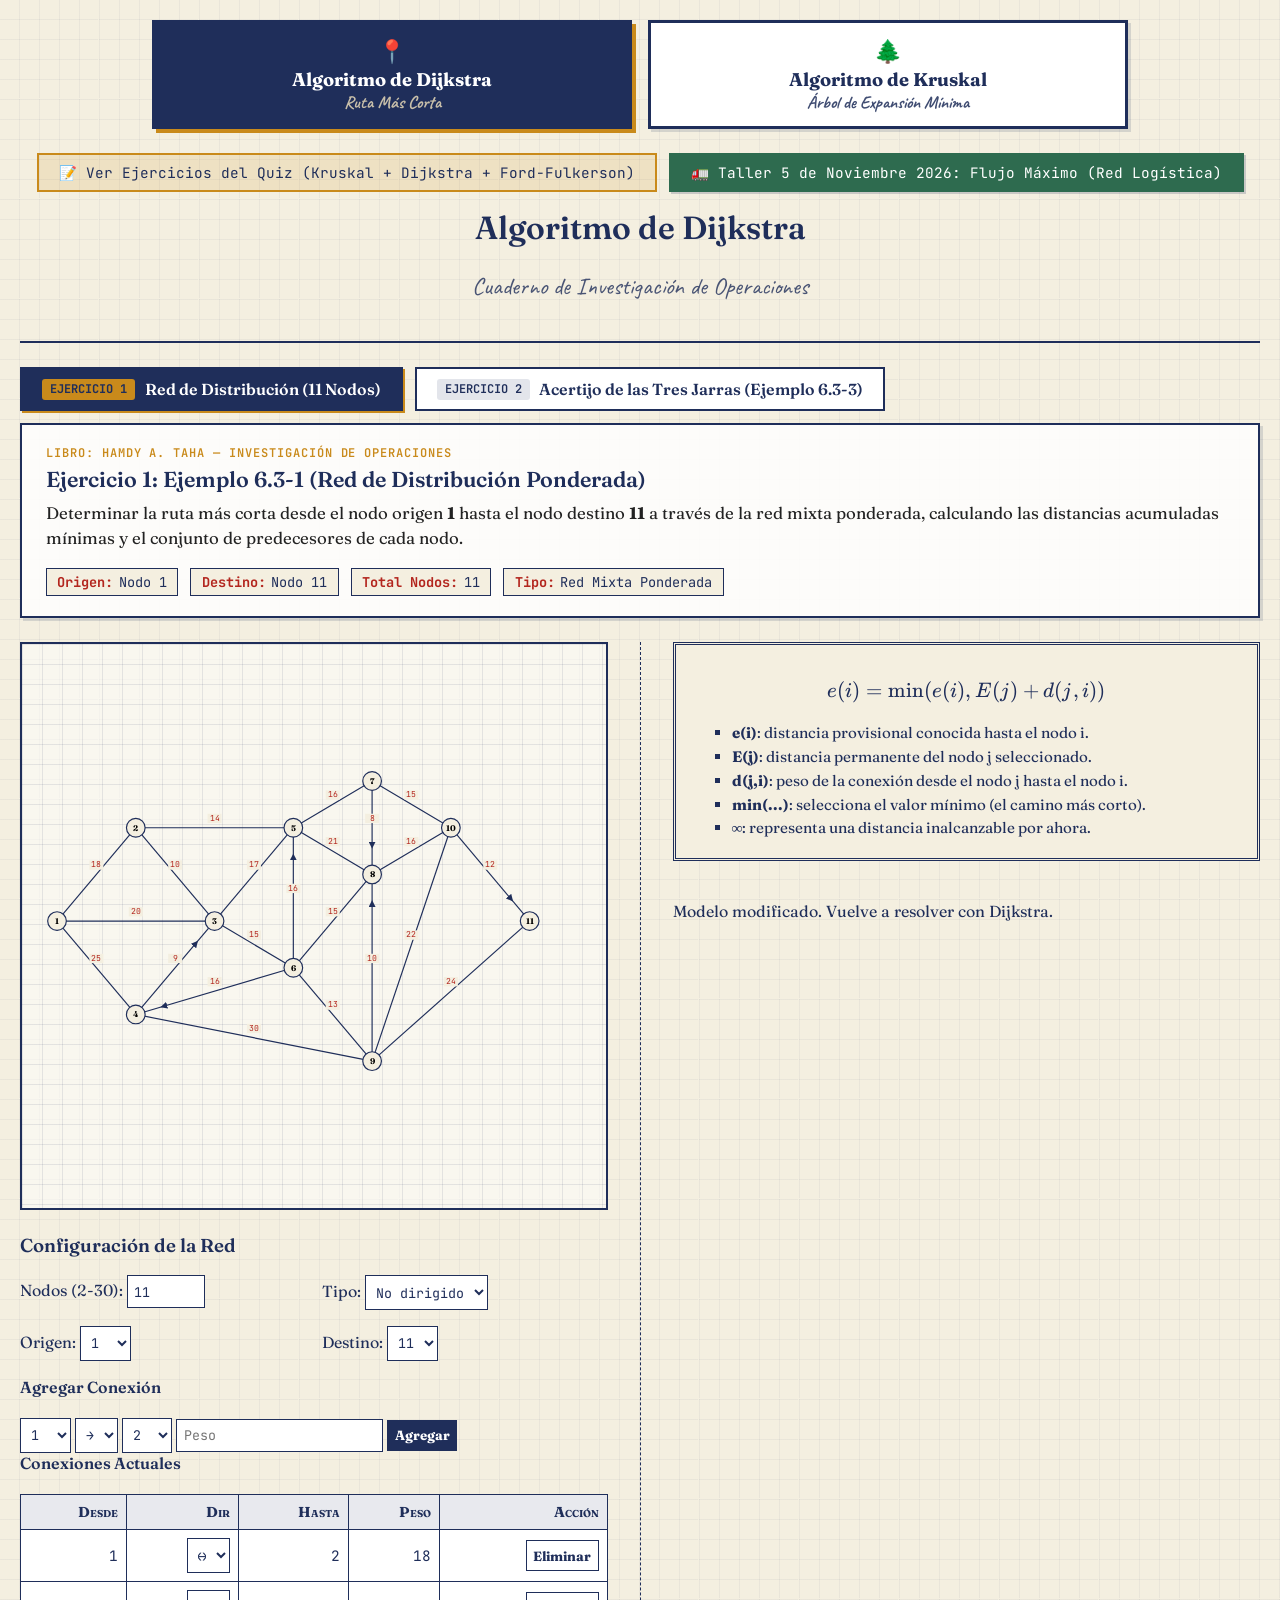
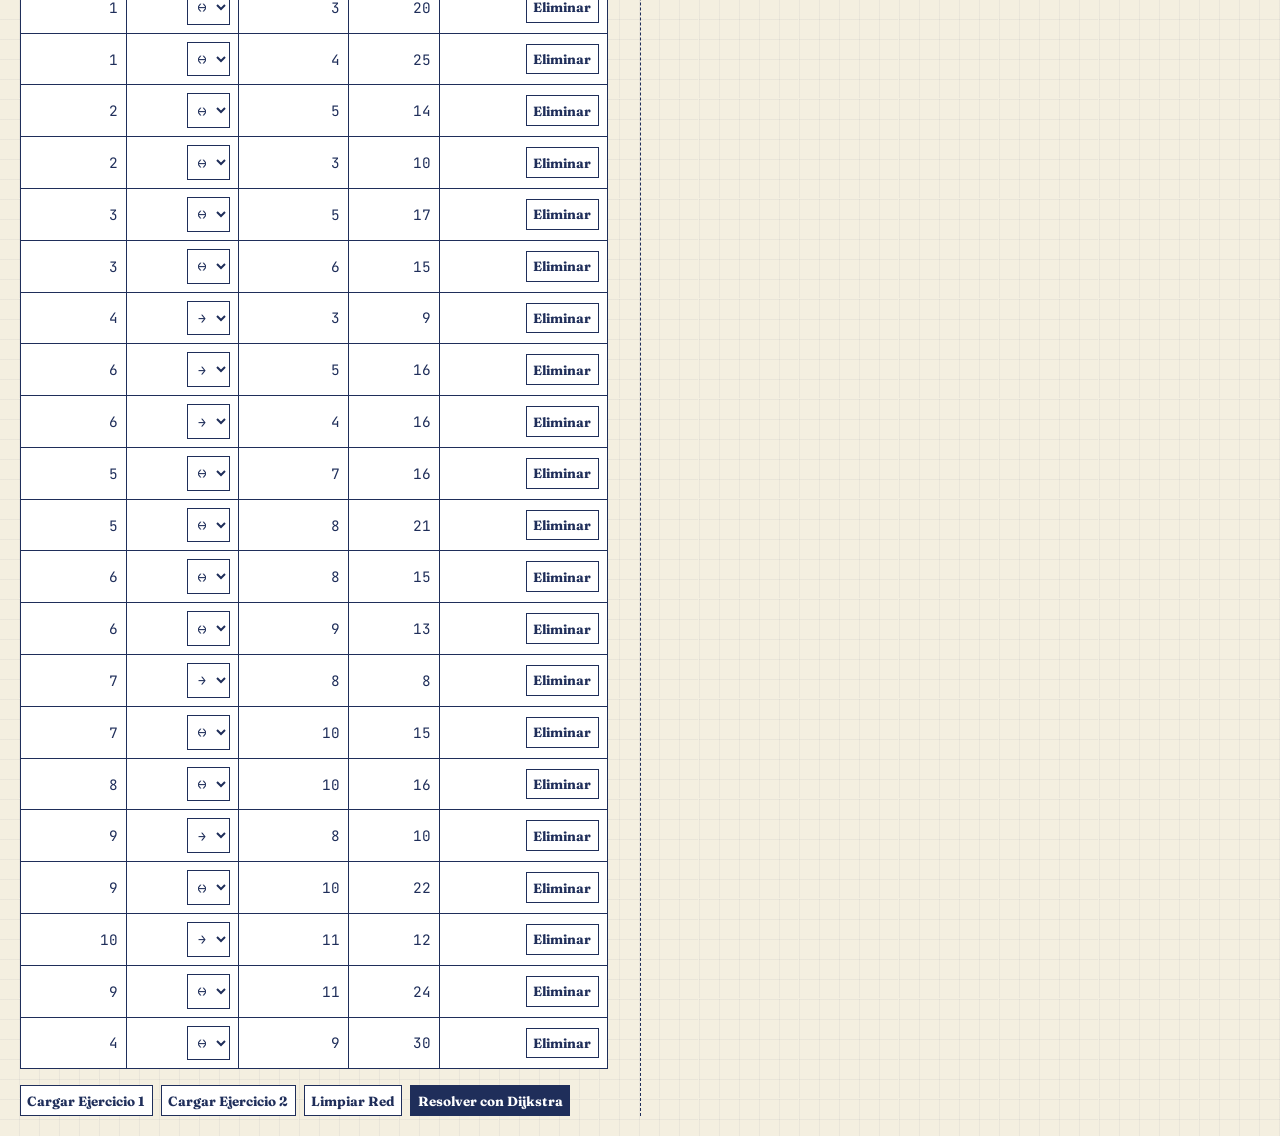
<file: index.html>
<!DOCTYPE html>
<html lang="es">
<head>
    <meta charset="UTF-8">
    <meta name="viewport" content="width=device-width, initial-scale=1.0">
    <meta http-equiv="refresh" content="0; url=./dijkstra-web/">
    <title>Investigación de Operaciones - Dijkstra & Kruskal</title>
    <script>
        window.location.replace("./dijkstra-web/" + window.location.search + window.location.hash);
    </script>
    <style>
        body {
            font-family: -apple-system, BlinkMacSystemFont, "Segoe UI", Roboto, sans-serif;
            display: flex;
            align-items: center;
            justify-content: center;
            min-height: 100vh;
            margin: 0;
            background-color: #f7f6f2;
            color: #2b2b2b;
        }
        .redirect-box {
            text-align: center;
            padding: 2rem;
            background: #fff;
            border-radius: 8px;
            box-shadow: 0 4px 12px rgba(0,0,0,0.08);
        }
        a {
            color: #1a56db;
            font-weight: 600;
        }
    </style>
</head>
<body>
    <div class="redirect-box">
        <h2>Investigación de Operaciones</h2>
        <p>Redirigiendo a la aplicación interactiva...</p>
        <p><a href="./dijkstra-web/">Haz clic aquí si no eres redirigido automáticamente</a></p>
    </div>
</body>
</html>
</file>
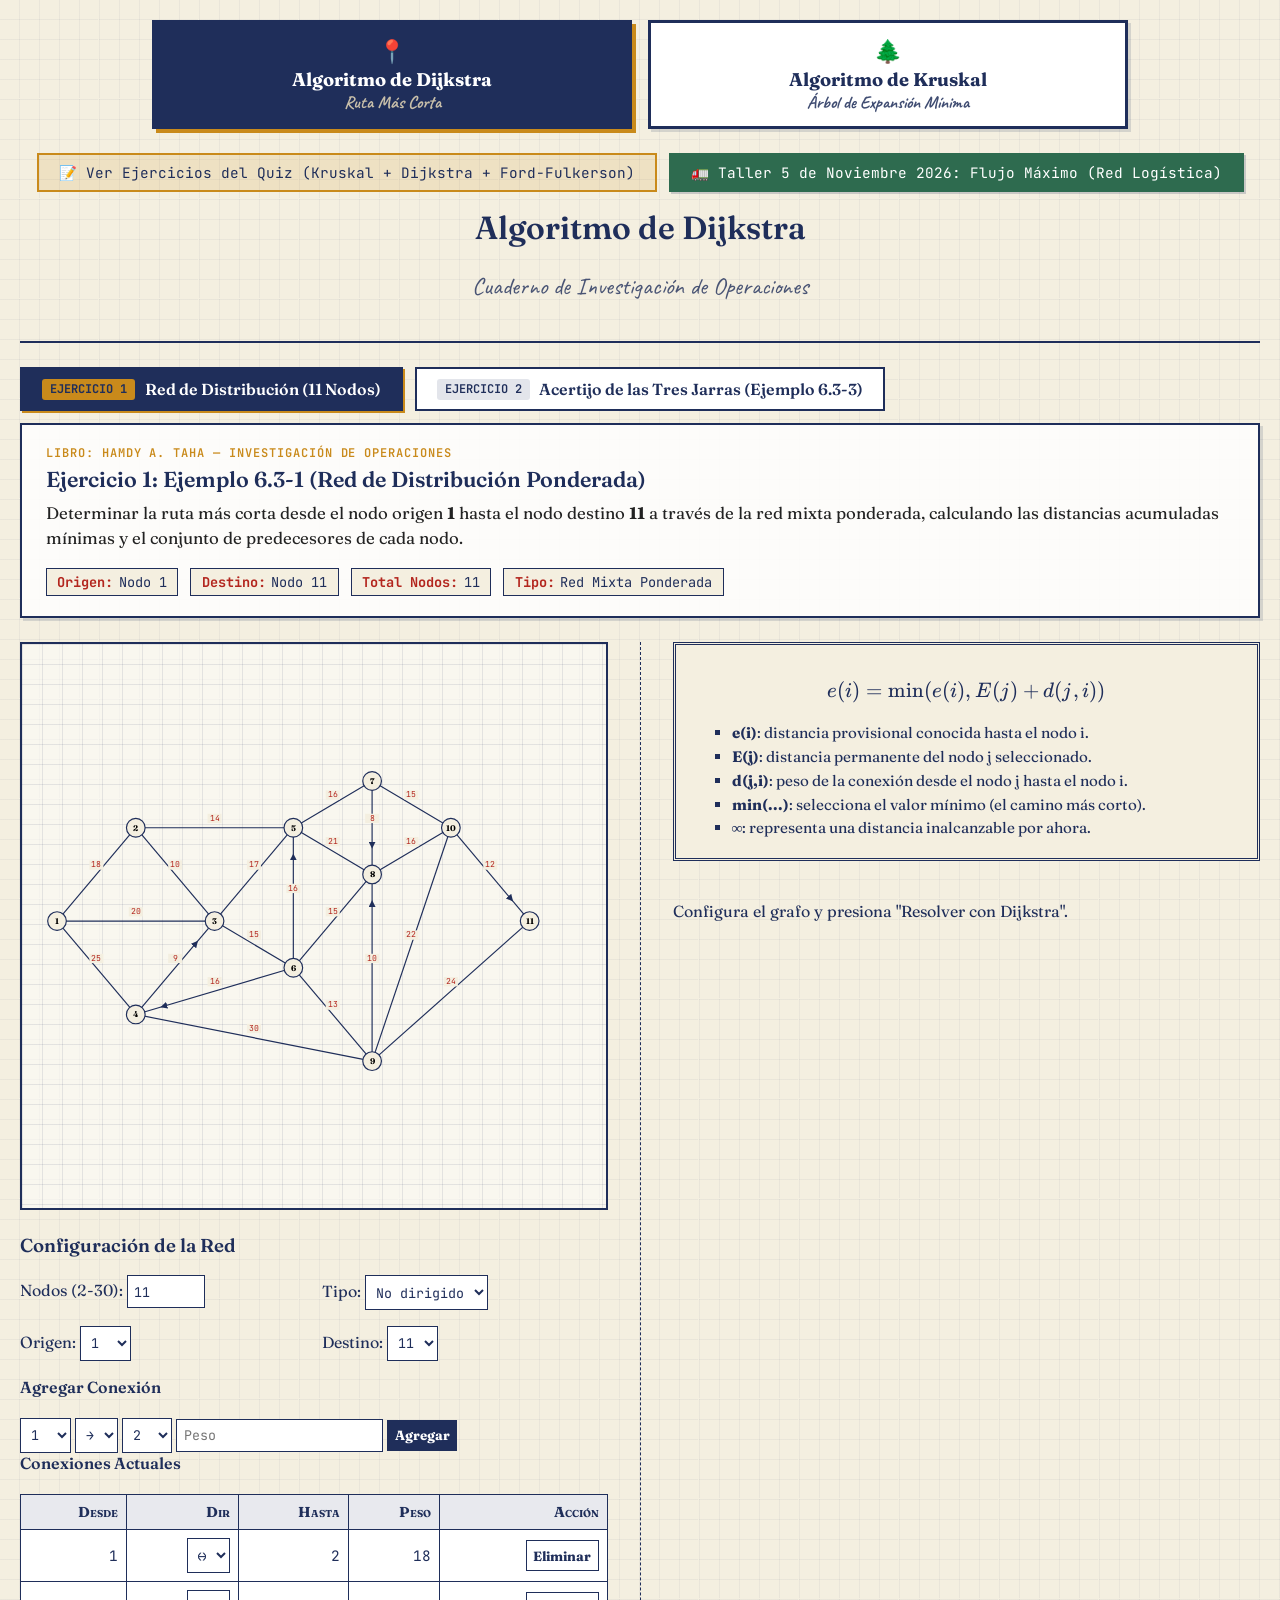
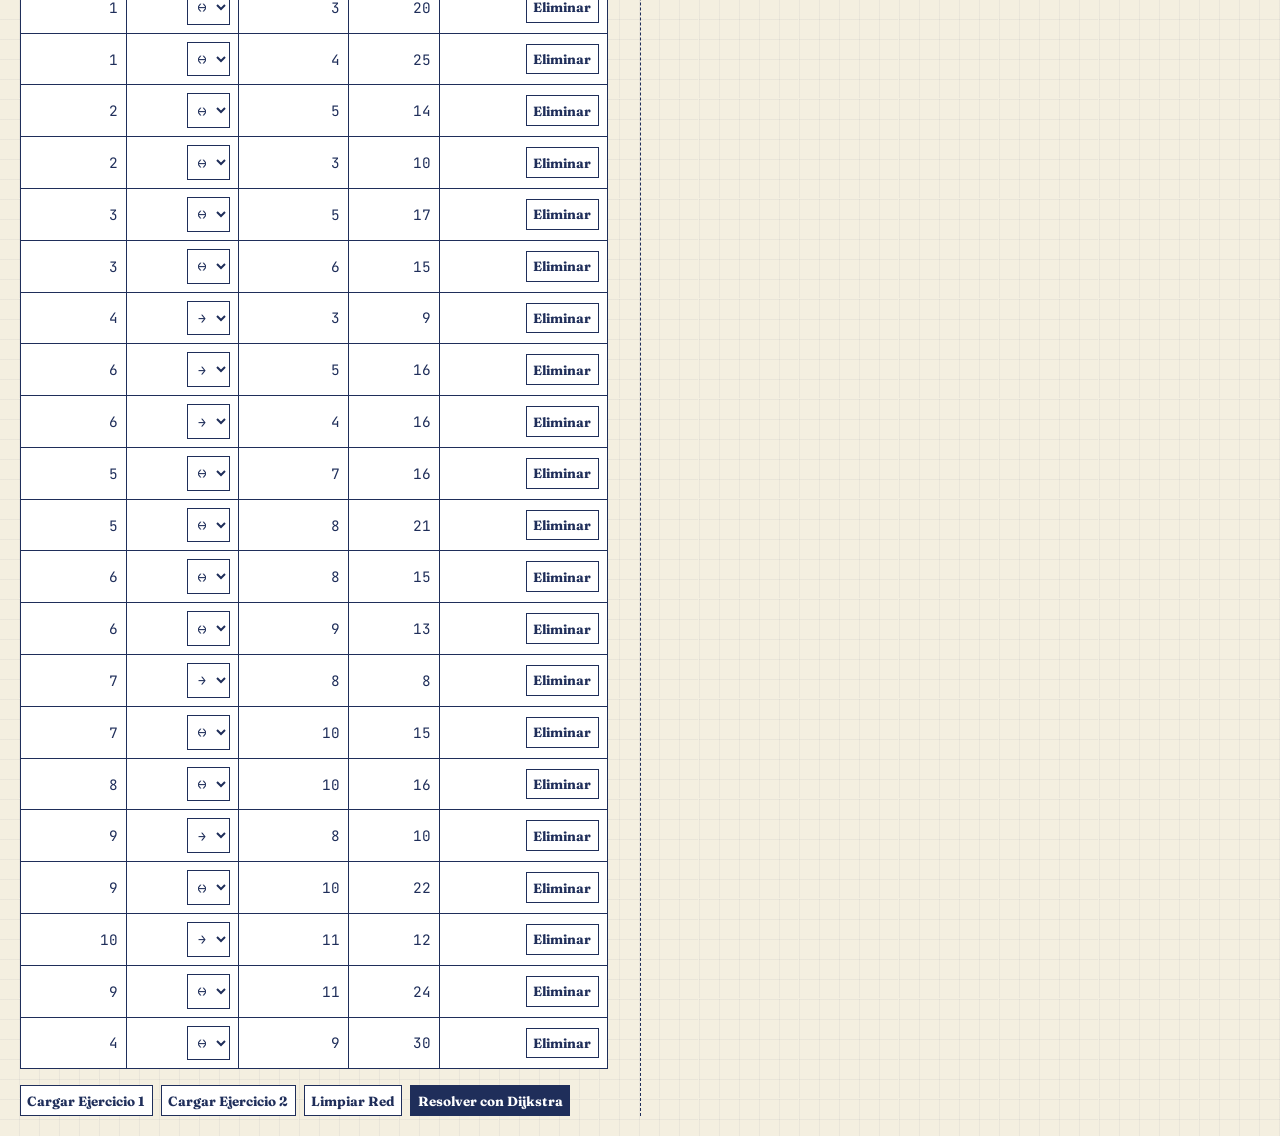
<file: dijkstra-web/index.html>
<!DOCTYPE html>
<html lang="es">
<head>
    <meta charset="UTF-8">
    <meta name="viewport" content="width=device-width, initial-scale=1.0">
    <title>Dijkstra: Cuaderno de Investigación de Operaciones</title>
    <link rel="icon" href="data:,">
    
    <link rel="preconnect" href="https://fonts.googleapis.com">
    <link rel="preconnect" href="https://fonts.gstatic.com" crossorigin>
    <link href="https://fonts.googleapis.com/css2?family=Caveat:wght@400..700&family=Fraunces:ital,opsz,wght@0,9..144,100..900;1,9..144,100..900&family=JetBrains+Mono:ital,wght@0,100..800;1,100..800&display=swap" rel="stylesheet">
    
    <link rel="stylesheet" href="vendor/katex/dist/katex.min.css">
    <script defer src="vendor/katex/dist/katex.min.js"></script>
    <script defer src="vendor/katex/dist/contrib/auto-render.min.js"></script>
    
    <script>
        window.addEventListener('load', () => {
            if (typeof katex === 'undefined') {
                console.warn("KaTeX no pudo cargarse. Usando fallback de texto legible.");
            }
        });
    </script>

    <link rel="stylesheet" href="styles/main.css">
</head>
<body>
    <div id="global-error" class="tie-breaker-note" style="display:none; position:fixed; top:0; left:0; width:100%; z-index:9999; padding:10px; background-color: var(--ink-red); color: white;"></div>
    
    <nav class="algo-mode-nav">
        <button type="button" class="mode-tab active" id="btn-mode-dijkstra">
            <span class="mode-icon">📍</span>
            <span class="mode-title">Algoritmo de Dijkstra</span>
            <span class="mode-subtitle">Ruta Más Corta</span>
        </button>
        <button type="button" class="mode-tab" id="btn-mode-kruskal">
            <span class="mode-icon">🌲</span>
            <span class="mode-title">Algoritmo de Kruskal</span>
            <span class="mode-subtitle">Árbol de Expansión Mínima</span>
        </button>
    </nav>

    <div style="max-width:1400px; margin:0 auto 1rem auto; text-align:center; display:flex; justify-content:center; gap:0.75rem; flex-wrap:wrap;">
        <a href="ejercicios.html" style="font-family:var(--font-mono); font-size:0.9rem; color:var(--ink-dark); background:rgba(201,138,27,0.15); border:2px solid var(--ink-ochre); padding:0.5rem 1.25rem; text-decoration:none; display:inline-block; transition:all 0.2s;"
           onmouseover="this.style.background='var(--ink-ochre)';this.style.color='white'"
           onmouseout="this.style.background='rgba(201,138,27,0.15)';this.style.color='var(--ink-dark)'">
            📝 Ver Ejercicios del Quiz (Kruskal + Dijkstra + Ford-Fulkerson)
        </a>
        <a href="ejercicios.html?prob=4" style="font-family:var(--font-mono); font-size:0.9rem; color:white; background:var(--ink-green); border:2px solid var(--ink-green); padding:0.5rem 1.25rem; text-decoration:none; display:inline-block; transition:all 0.2s; box-shadow: 2px 2px 0 rgba(31, 46, 90, 0.2);"
           onmouseover="this.style.background='var(--ink-dark)';this.style.borderColor='var(--ink-dark)'"
           onmouseout="this.style.background='var(--ink-green)';this.style.borderColor='var(--ink-green)'">
            🚛 Taller 5 de Noviembre 2026: Flujo Máximo (Red Logística)
        </a>
    </div>

    <header>
        <h1 id="app-main-title">Algoritmo de Dijkstra</h1>
        <p class="subtitle" id="app-main-subtitle">Cuaderno de Investigación de Operaciones</p>
    </header>

    <section class="exercise-selection-wrap" id="exercise-selection-section">
        <div class="exercise-tabs" id="dijkstra-exercise-tabs">
            <button type="button" class="exercise-tab active" id="tab-ex1" data-ex="1">
                <span class="tab-badge">Ejercicio 1</span>
                <span class="tab-title">Red de Distribución (11 Nodos)</span>
            </button>
            <button type="button" class="exercise-tab" id="tab-ex2" data-ex="2">
                <span class="tab-badge">Ejercicio 2</span>
                <span class="tab-title">Acertijo de las Tres Jarras (Ejemplo 6.3-3)</span>
            </button>
        </div>

        <div class="exercise-statement-box" id="exercise-box">
            <h3 class="exercise-statement-title" id="ex-title">Ejercicio 1: Ejemplo 6.3-1 (Red de Distribución Ponderada)</h3>
            <p class="exercise-statement-desc" id="ex-desc">
                Determinar la ruta más corta desde el nodo origen <strong>1</strong> hasta el nodo destino <strong>11</strong> a través de la red mixta ponderada, calculando las distancias acumuladas mínimas y el conjunto de predecesores de cada nodo.
            </p>
            <div class="exercise-statement-meta" id="ex-meta">
                <span class="meta-pill"><strong>Origen:</strong> Nodo 1</span>
                <span class="meta-pill"><strong>Destino:</strong> Nodo 11</span>
                <span class="meta-pill"><strong>Total Nodos:</strong> 11</span>
                <span class="meta-pill"><strong>Tipo:</strong> Red Mixta Ponderada</span>
            </div>
        </div>
    </section>

    <main>
        <section class="left-panel">
            <div class="graph-container">
                <svg id="graph-svg" width="100%" height="560"></svg>
            </div>
            
            <div class="controls-panel">
                <h3>Configuración de la Red</h3>
                
                <div id="error-message" class="tie-breaker-note" style="display:none; margin-bottom:1rem;"></div>

                <div class="config-grid">
                    <label>Nodos (2-30): 
                        <input type="number" id="node-count" min="2" max="30">
                    </label>
                    <label>Tipo: 
                        <select id="graph-type">
                            <option value="directed">Dirigido</option>
                            <option value="undirected">No dirigido</option>
                        </select>
                    </label>
                    <label id="lbl-start-node">Origen: 
                        <select id="start-node"></select>
                    </label>
                    <label id="lbl-end-node">Destino: 
                        <select id="end-node"></select>
                    </label>
                </div>

                <h4>Agregar Conexión</h4>
                <div class="edge-form">
                    <select id="edge-u"></select> 
                    <select id="edge-dir" style="width: auto;">
                        <option value="forward">→</option>
                        <option value="both">↔</option>
                        <option value="backward">←</option>
                    </select>
                    <select id="edge-v"></select>
                    <input type="number" id="edge-w" placeholder="Peso" step="0.1">
                    <button id="btn-add-edge" class="primary">Agregar</button>
                </div>

                <h4>Conexiones Actuales</h4>
                <table class="dijkstra-table" id="edges-table">
                    <thead>
                        <tr><th>Desde</th><th>Dir</th><th>Hasta</th><th>Peso</th><th>Acción</th></tr>
                    </thead>
                    <tbody></tbody>
                </table>

                <div class="button-group" style="margin-top:1rem; display: flex; flex-wrap: wrap; gap: 0.5rem;">
                    <button id="btn-example" class="btn-dijkstra-only">Cargar Ejercicio 1</button>
                    <button id="btn-example-3jugs" class="btn-dijkstra-only">Cargar Ejercicio 2</button>
                    <button id="btn-example-kruskal" class="btn-kruskal-only" style="display:none;">Cargar Ejemplo Kruskal (6 Nodos)</button>
                    <button id="btn-clear">Limpiar Red</button>
                    <button id="btn-start" class="primary btn-dijkstra-only">Resolver con Dijkstra</button>
                    <button id="btn-start-kruskal" class="primary btn-kruskal-only" style="display:none;">Resolver con Kruskal</button>
                </div>

                <div class="step-controls" id="step-controls" style="display: none; margin-top:1rem;">
                    <button id="btn-prev">Anterior</button>
                    <button id="btn-next">Siguiente</button>
                    <button id="btn-auto">Autoplay</button>
                    <button id="btn-finish">Ver Resultado Final</button>
                </div>
            </div>
        </section>

        <section class="right-panel">
            <!-- Dijkstra Formula Box -->
            <div class="formula-box" id="dijkstra-formula-box">
                <div class="math-eq">\[ e(i) = \min(e(i), E(j) + d(j,i)) \]</div>
                <ul class="explanation">
                    <li><strong>e(i)</strong>: distancia provisional conocida hasta el nodo i.</li>
                    <li><strong>E(j)</strong>: distancia permanente del nodo j seleccionado.</li>
                    <li><strong>d(j,i)</strong>: peso de la conexión desde el nodo j hasta el nodo i.</li>
                    <li><strong>min(...)</strong>: selecciona el valor mínimo (el camino más corto).</li>
                    <li><strong>∞</strong>: representa una distancia inalcanzable por ahora.</li>
                </ul>
            </div>

            <!-- Kruskal Flowchart / Rule Box -->
            <div class="formula-box" id="kruskal-formula-box" style="display: none;">
                <div class="math-eq" data-latex="\text{Find}(u) \neq \text{Find}(v) \implies T \leftarrow T \cup \{(u, v)\}, \quad \text{Union}(u, v)"></div>
                <ul class="explanation">
                    <li><strong>1. Ordenar aristas:</strong> $w(e_1) \le w(e_2) \le \dots \le w(e_m)$ de menor a mayor peso.</li>
                    <li><strong>2. Find con compresión:</strong> calcula el representante de la componente conexa de $u$ y de $v$.</li>
                    <li><strong>3. Representantes diferentes:</strong> los nodos están en componentes separadas. Se añade $(u, v)$ al árbol $T$ y se aplica $\text{Union}(u, v)$ por rango.</li>
                    <li><strong>4. Representantes iguales:</strong> se <em>descarta</em> la arista porque formaría un ciclo cerrado.</li>
                    <li><strong>5. Condición de parada:</strong> $|T| = |V| - 1$ aristas o aristas agotadas.</li>
                </ul>
            </div>

            <div id="history-container">
                <p class="placeholder-text">Configura el grafo y presiona "Resolver con Dijkstra".</p>
            </div>

            <div id="table-container"></div>
            <div id="result-container" style="display: none;"></div>
        </section>
    </main>

    <script type="module" src="src/app.js"></script>
</body>
</html>
</file>
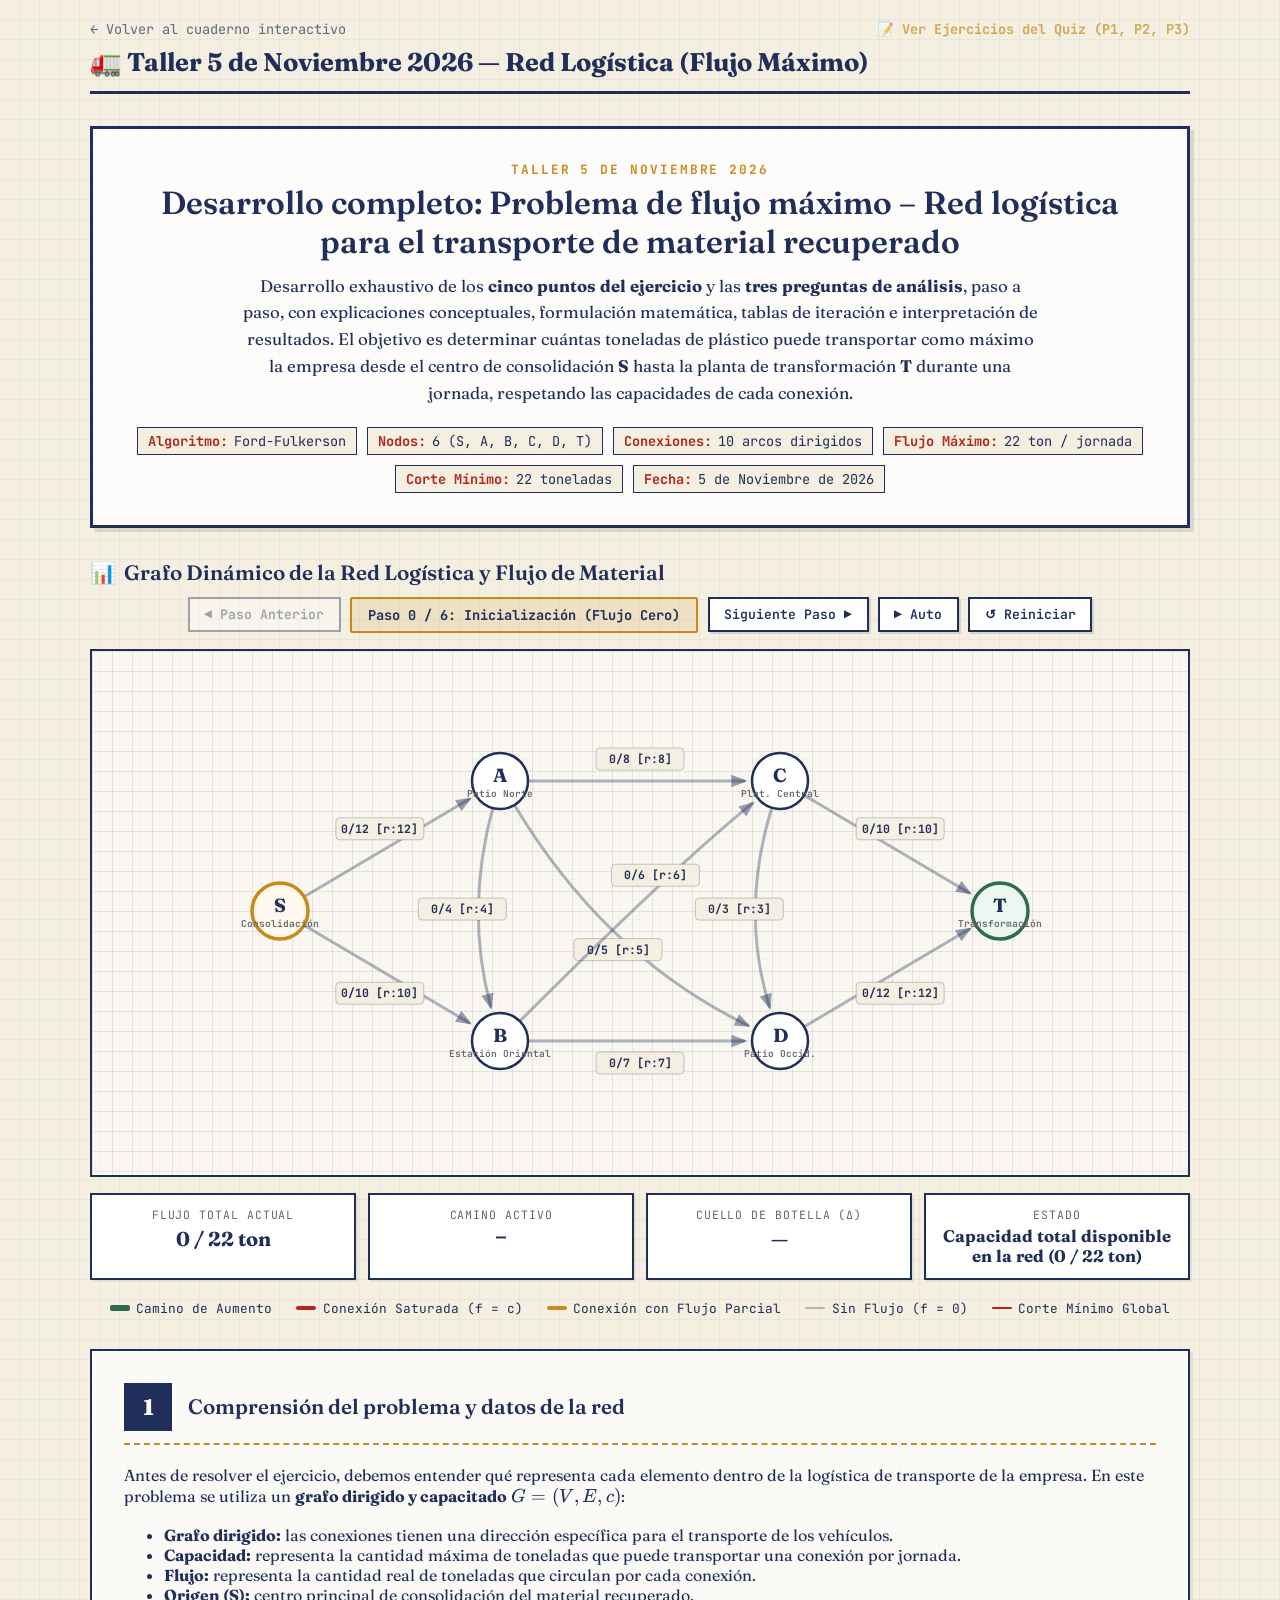
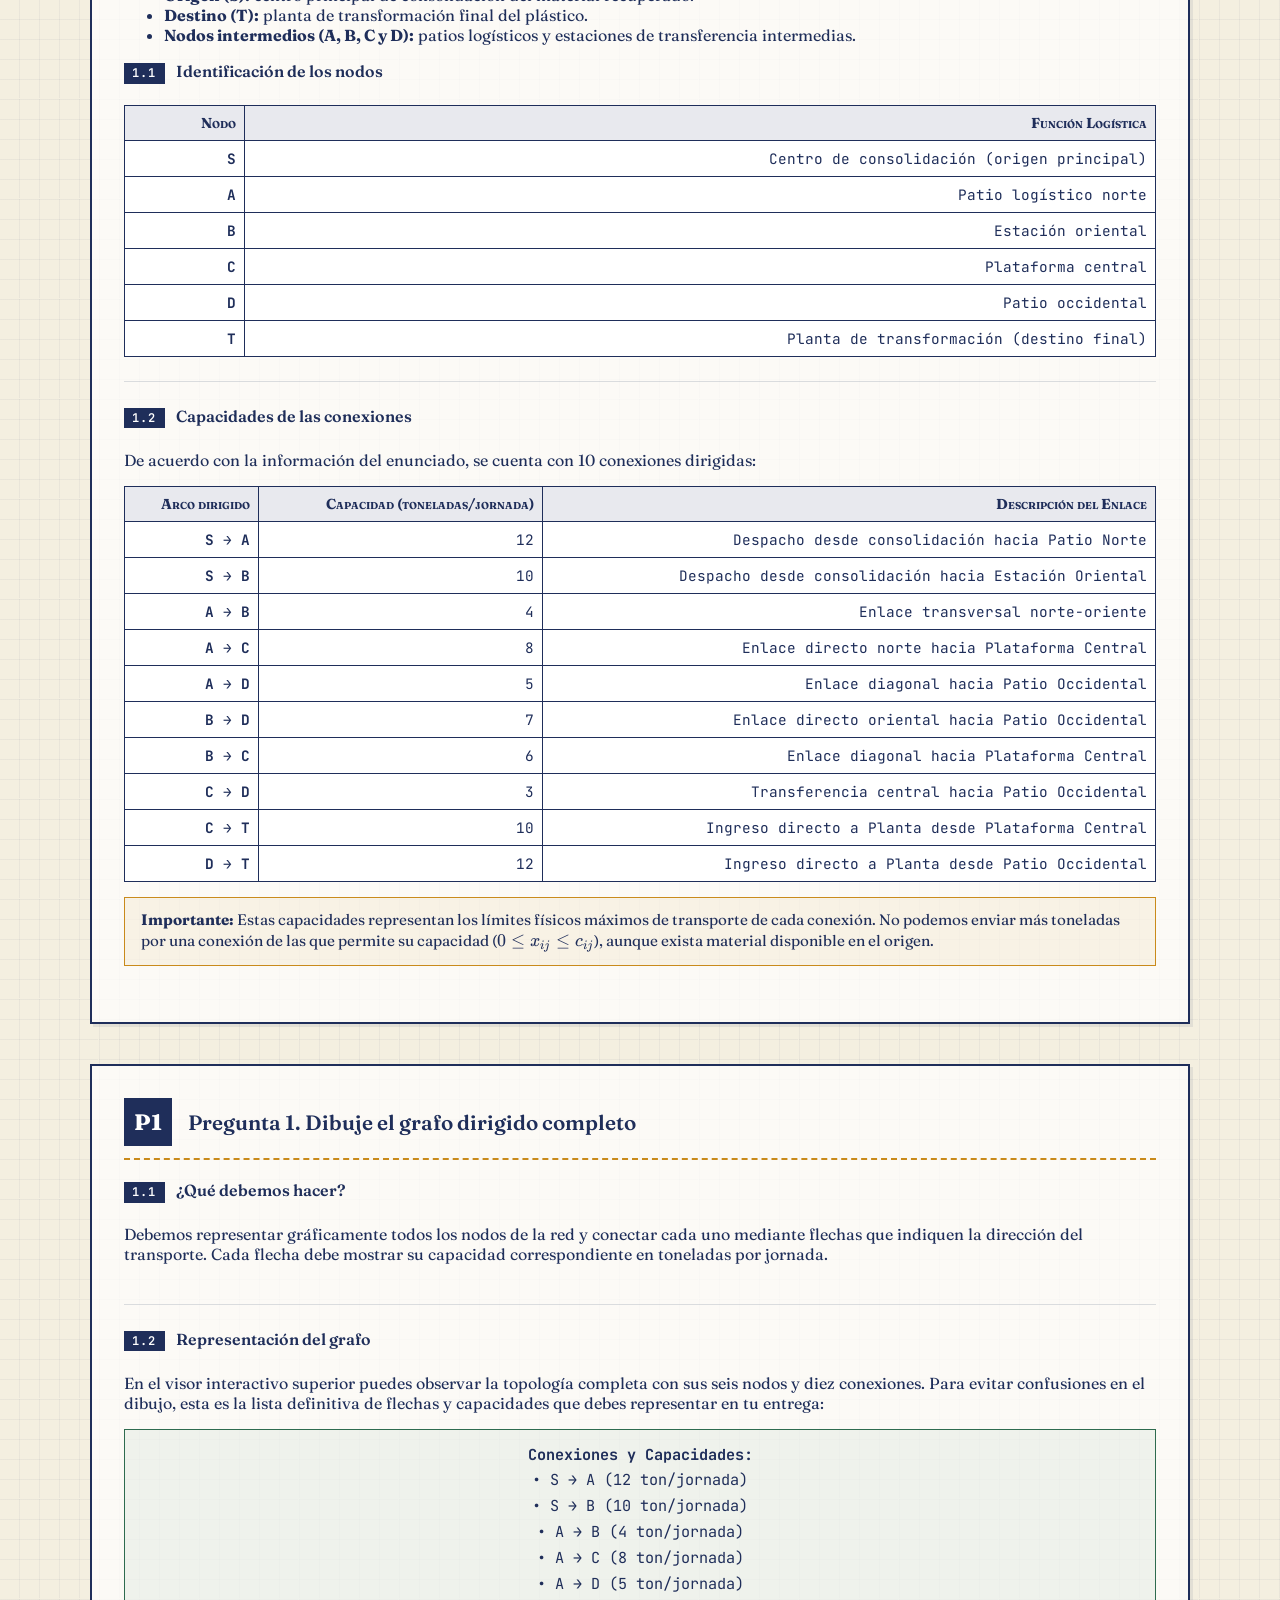
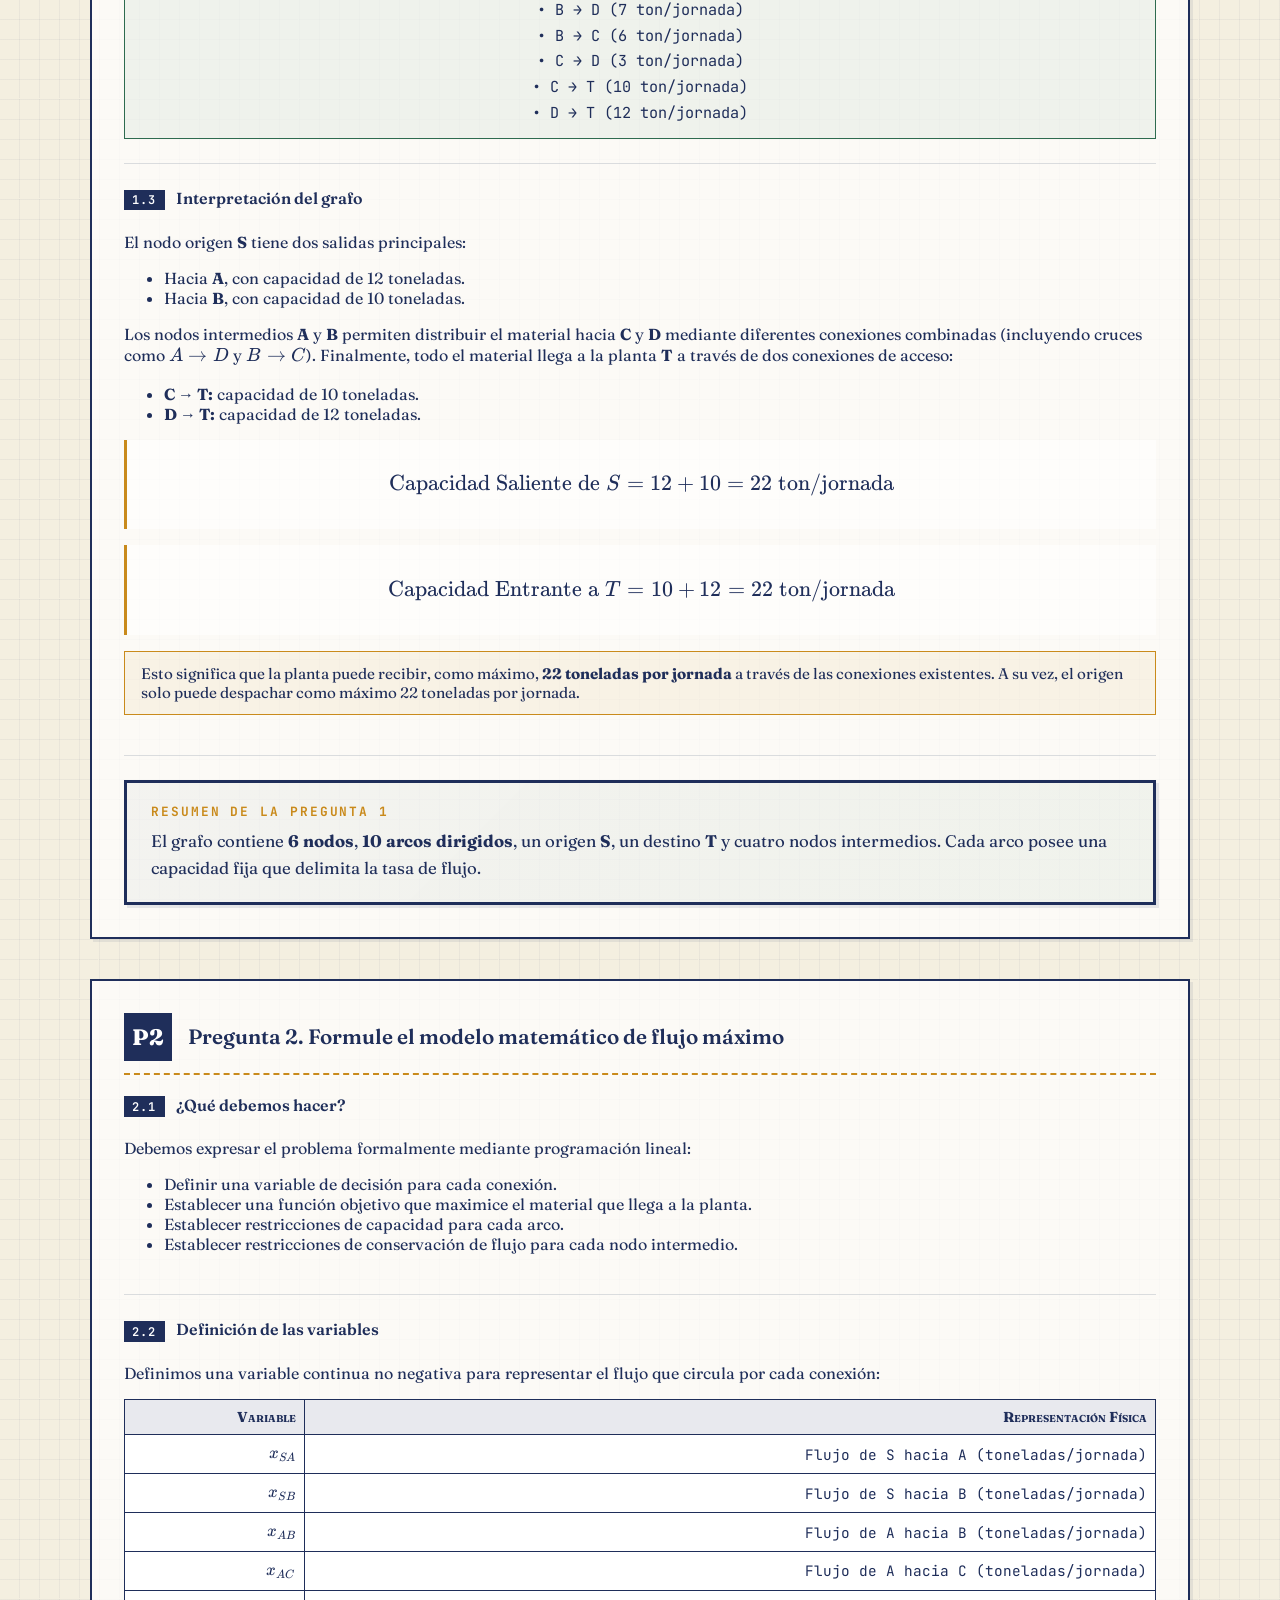
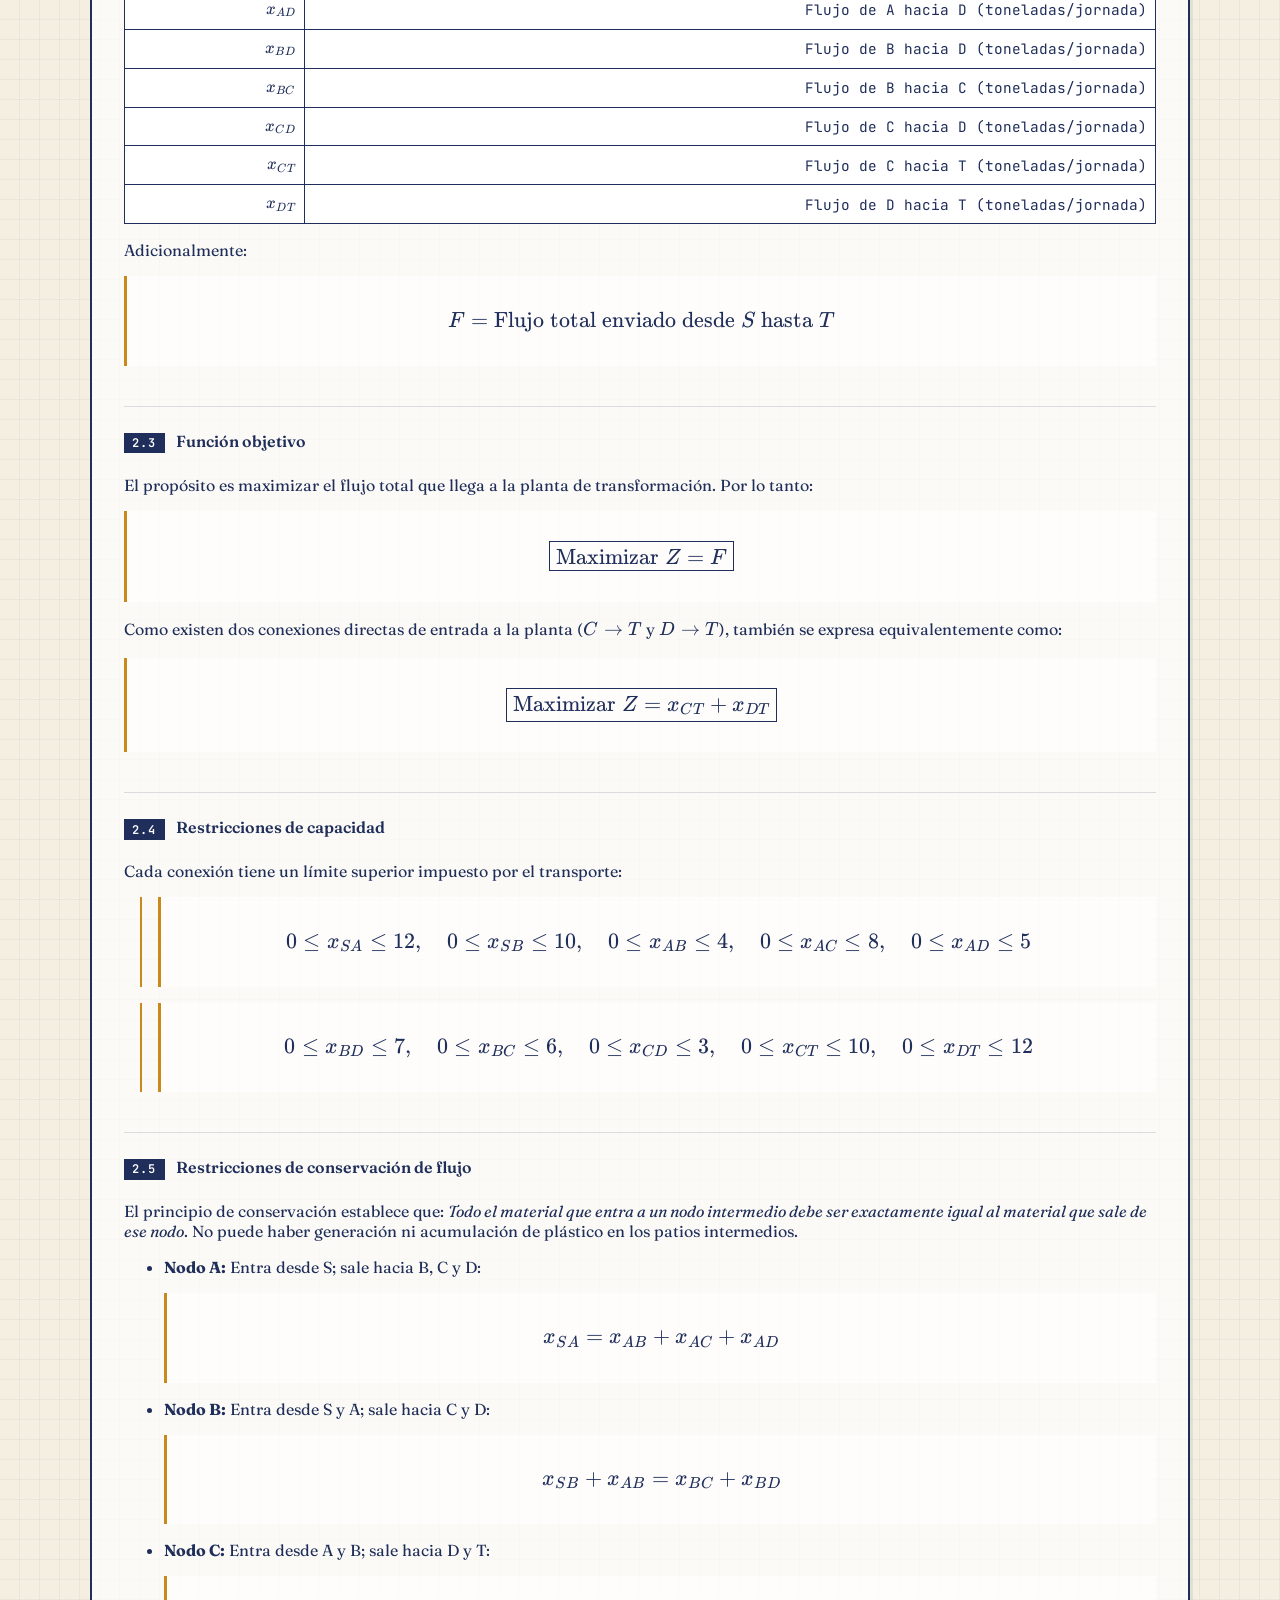
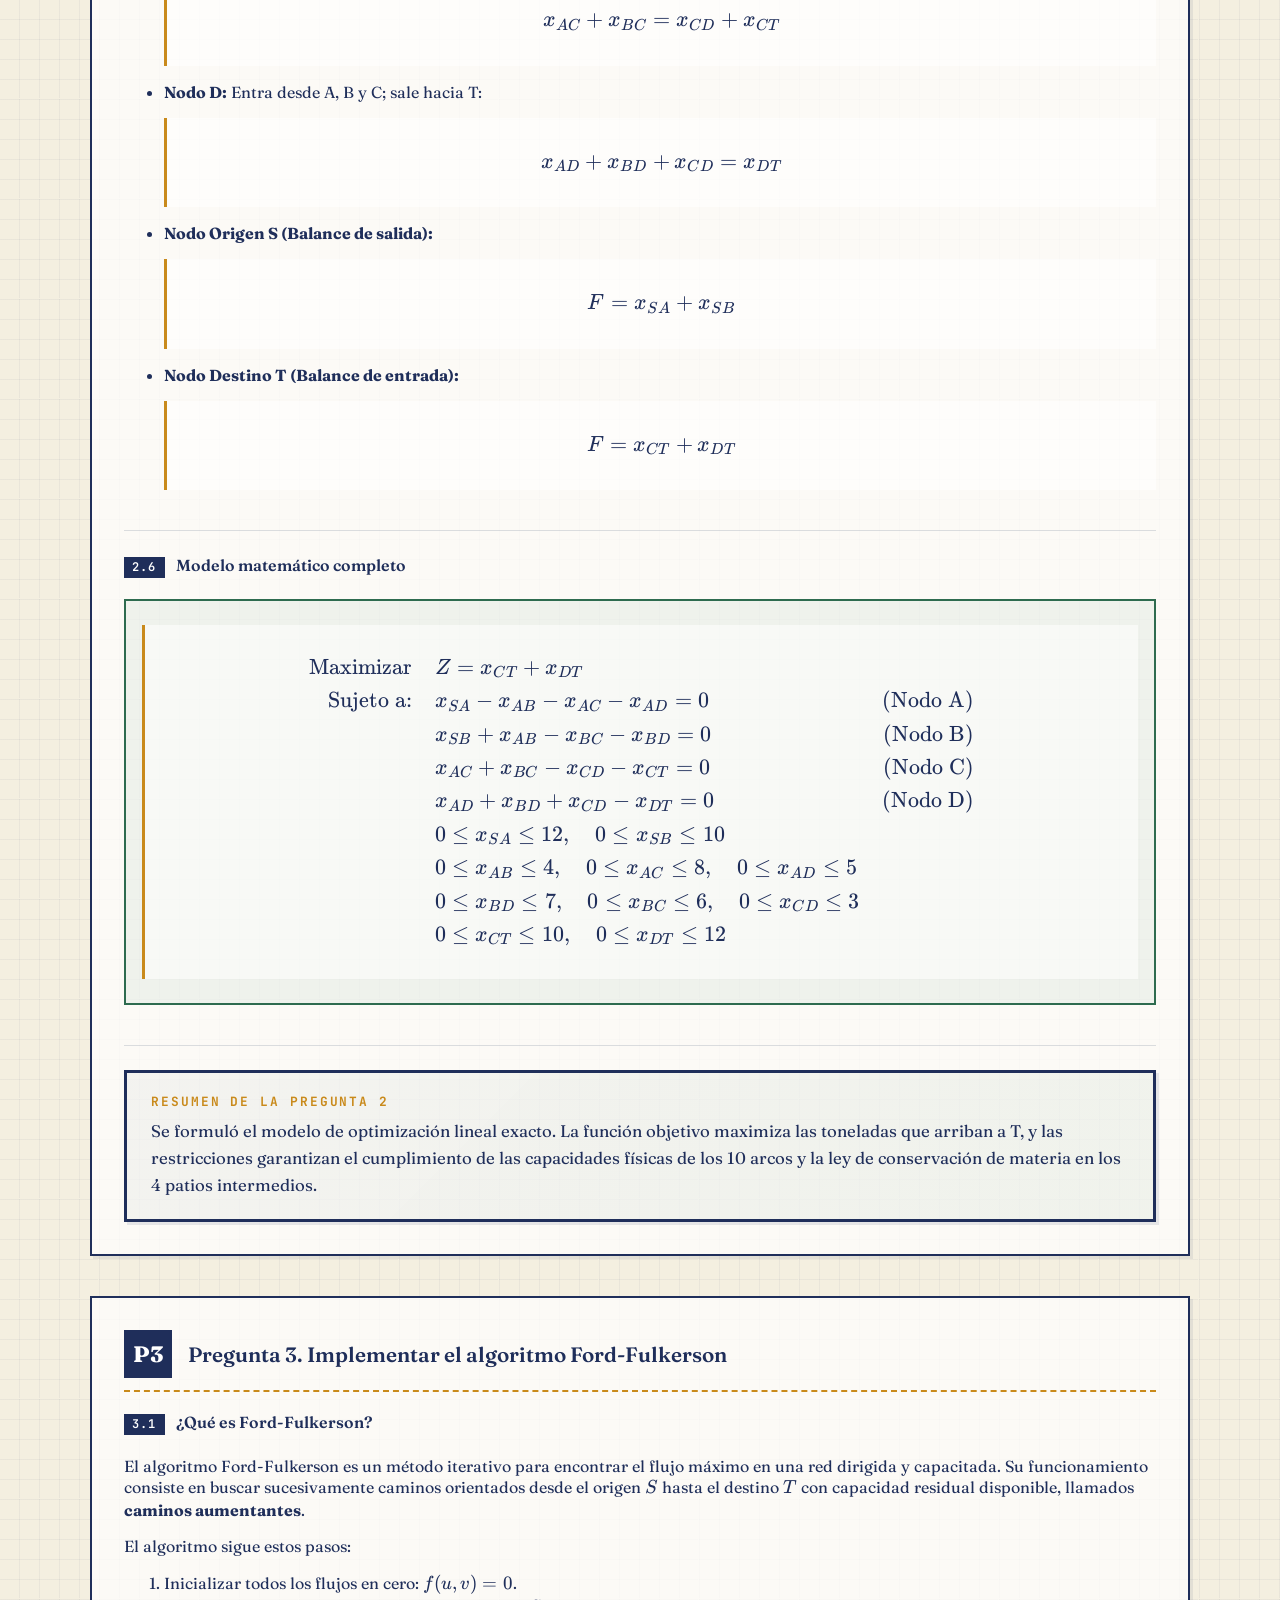
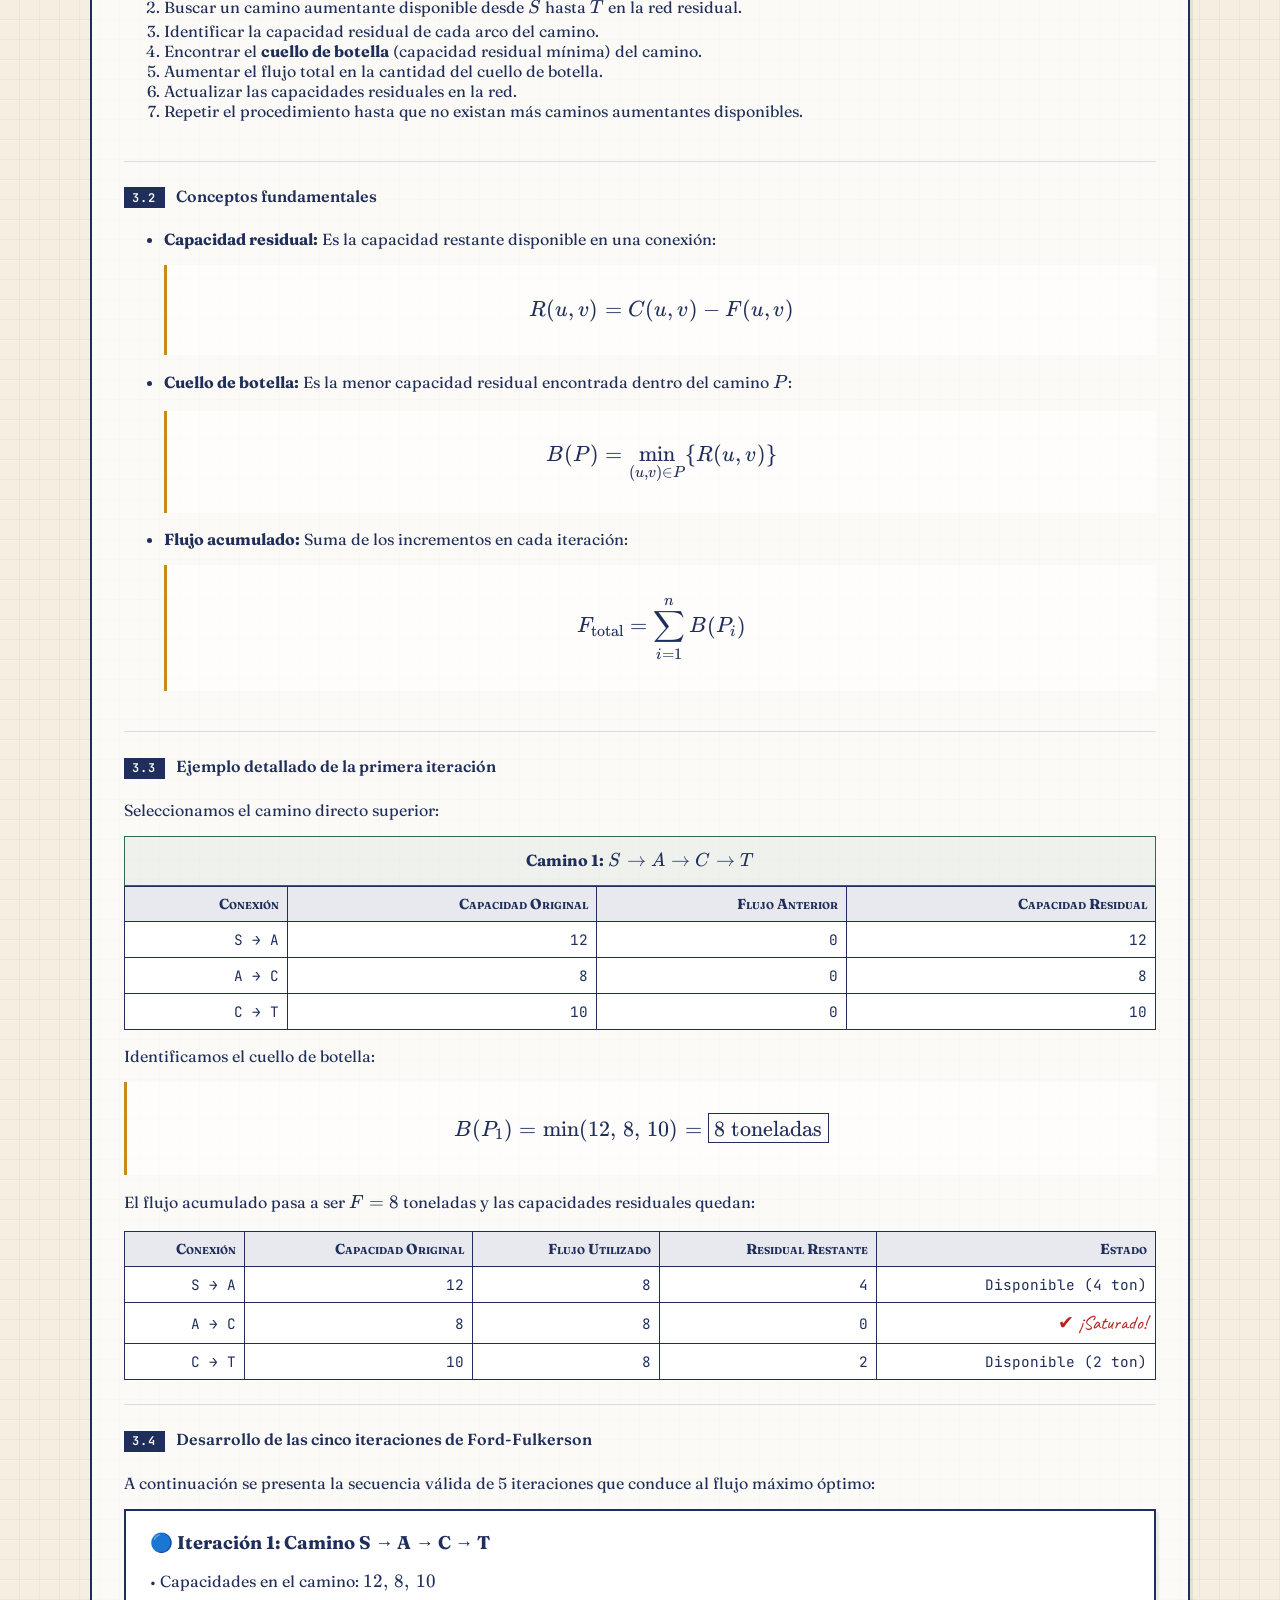
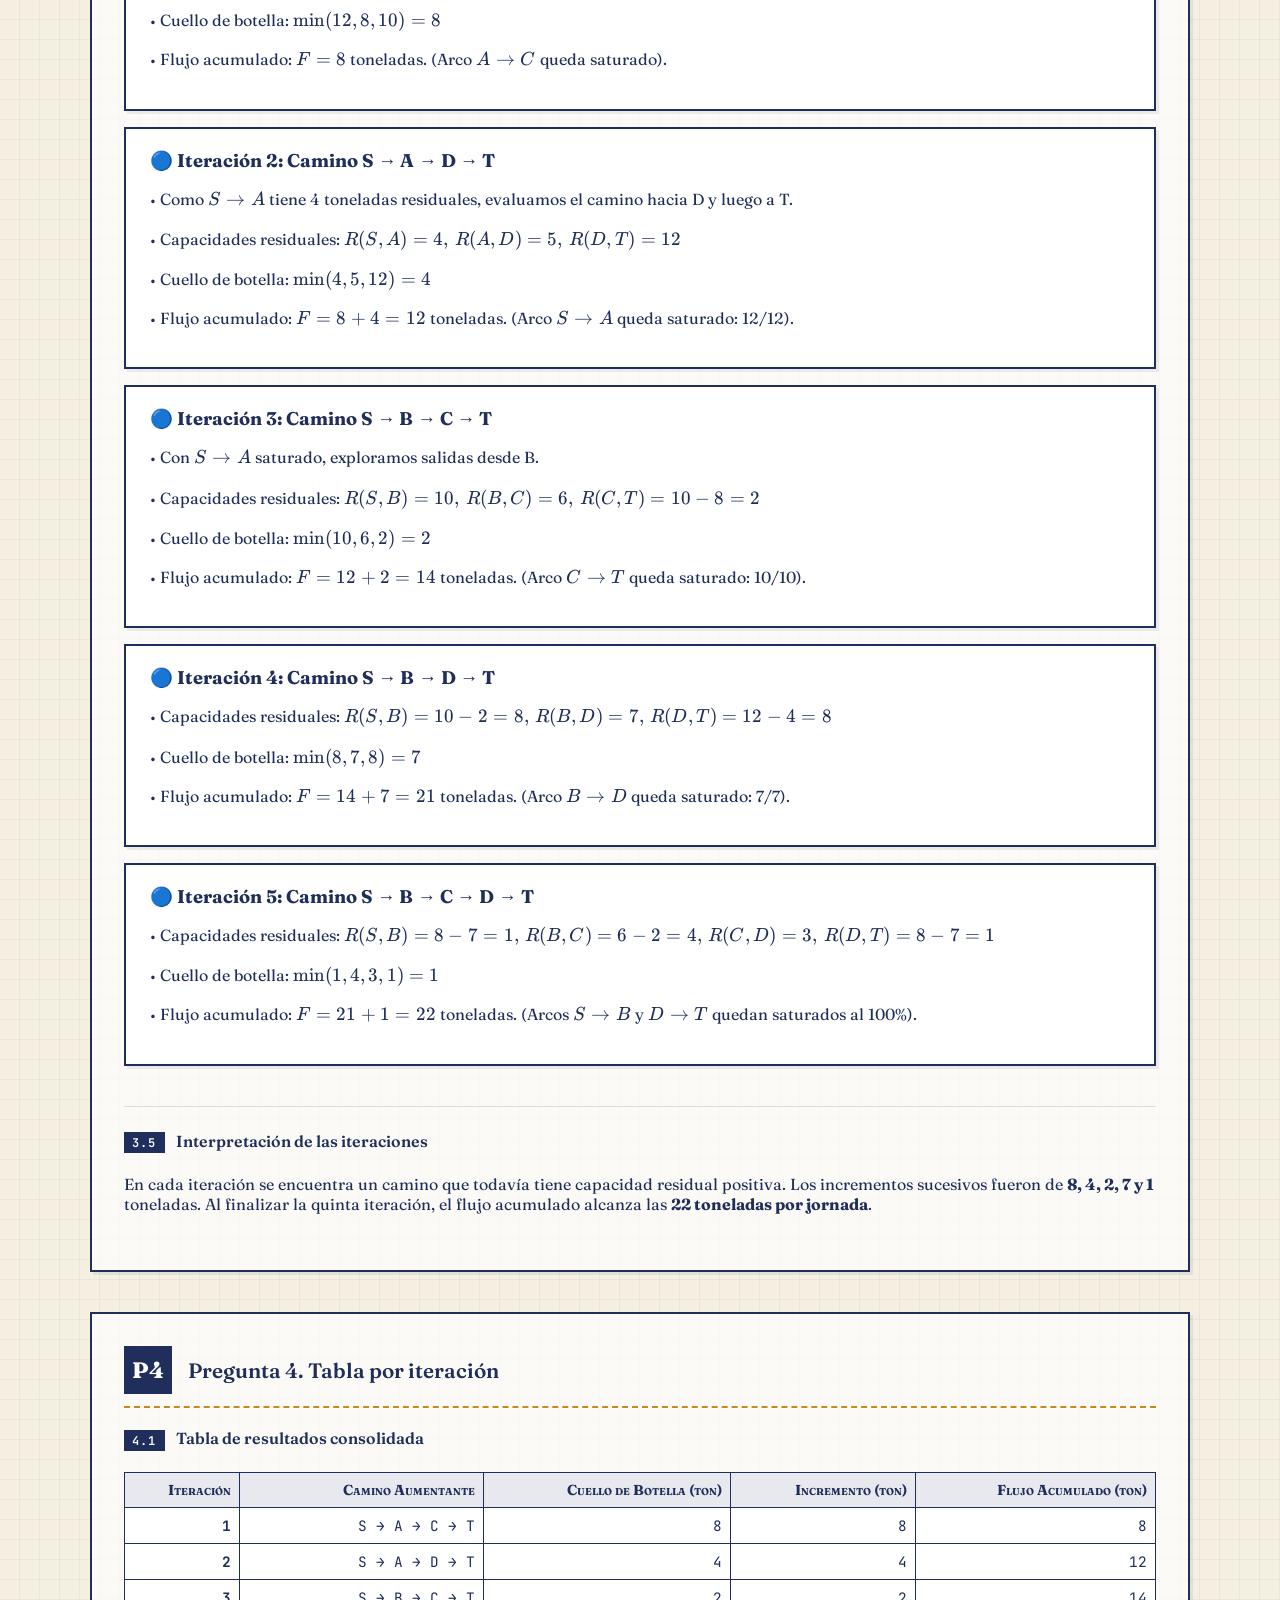
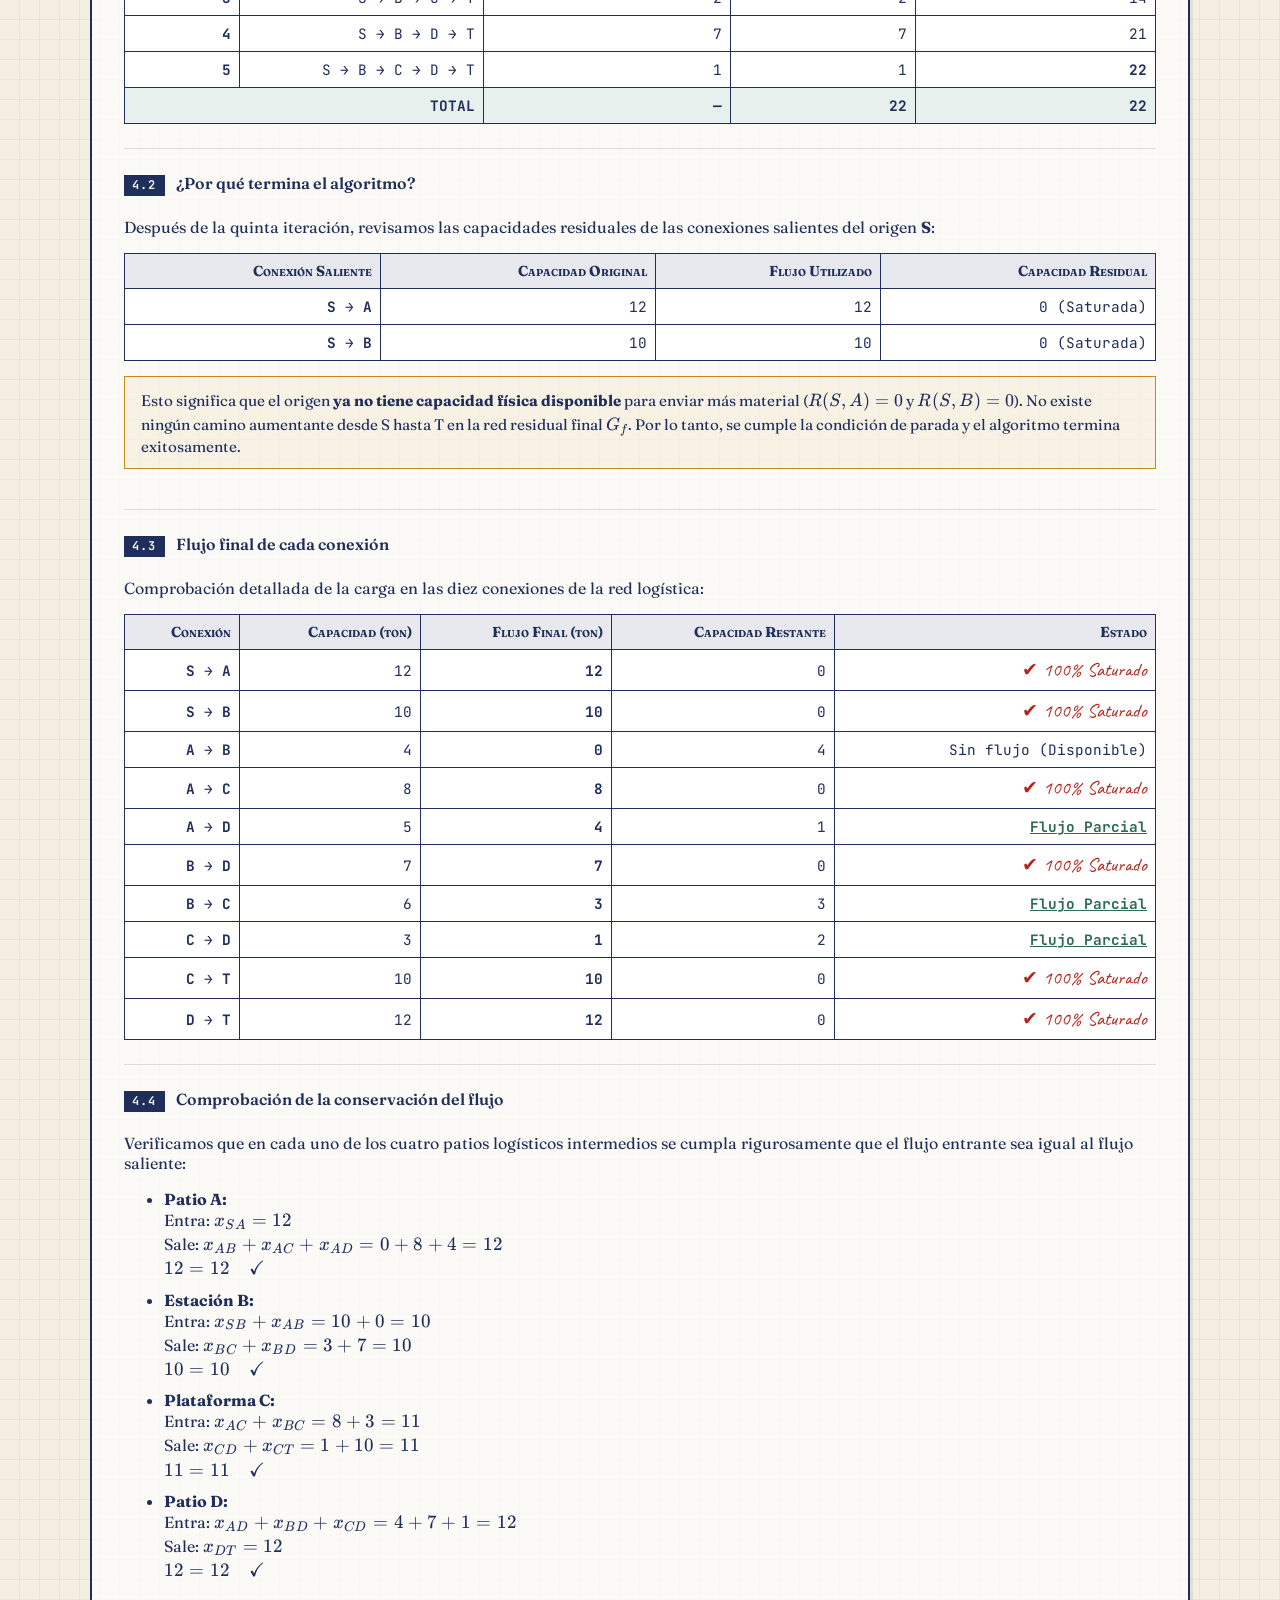
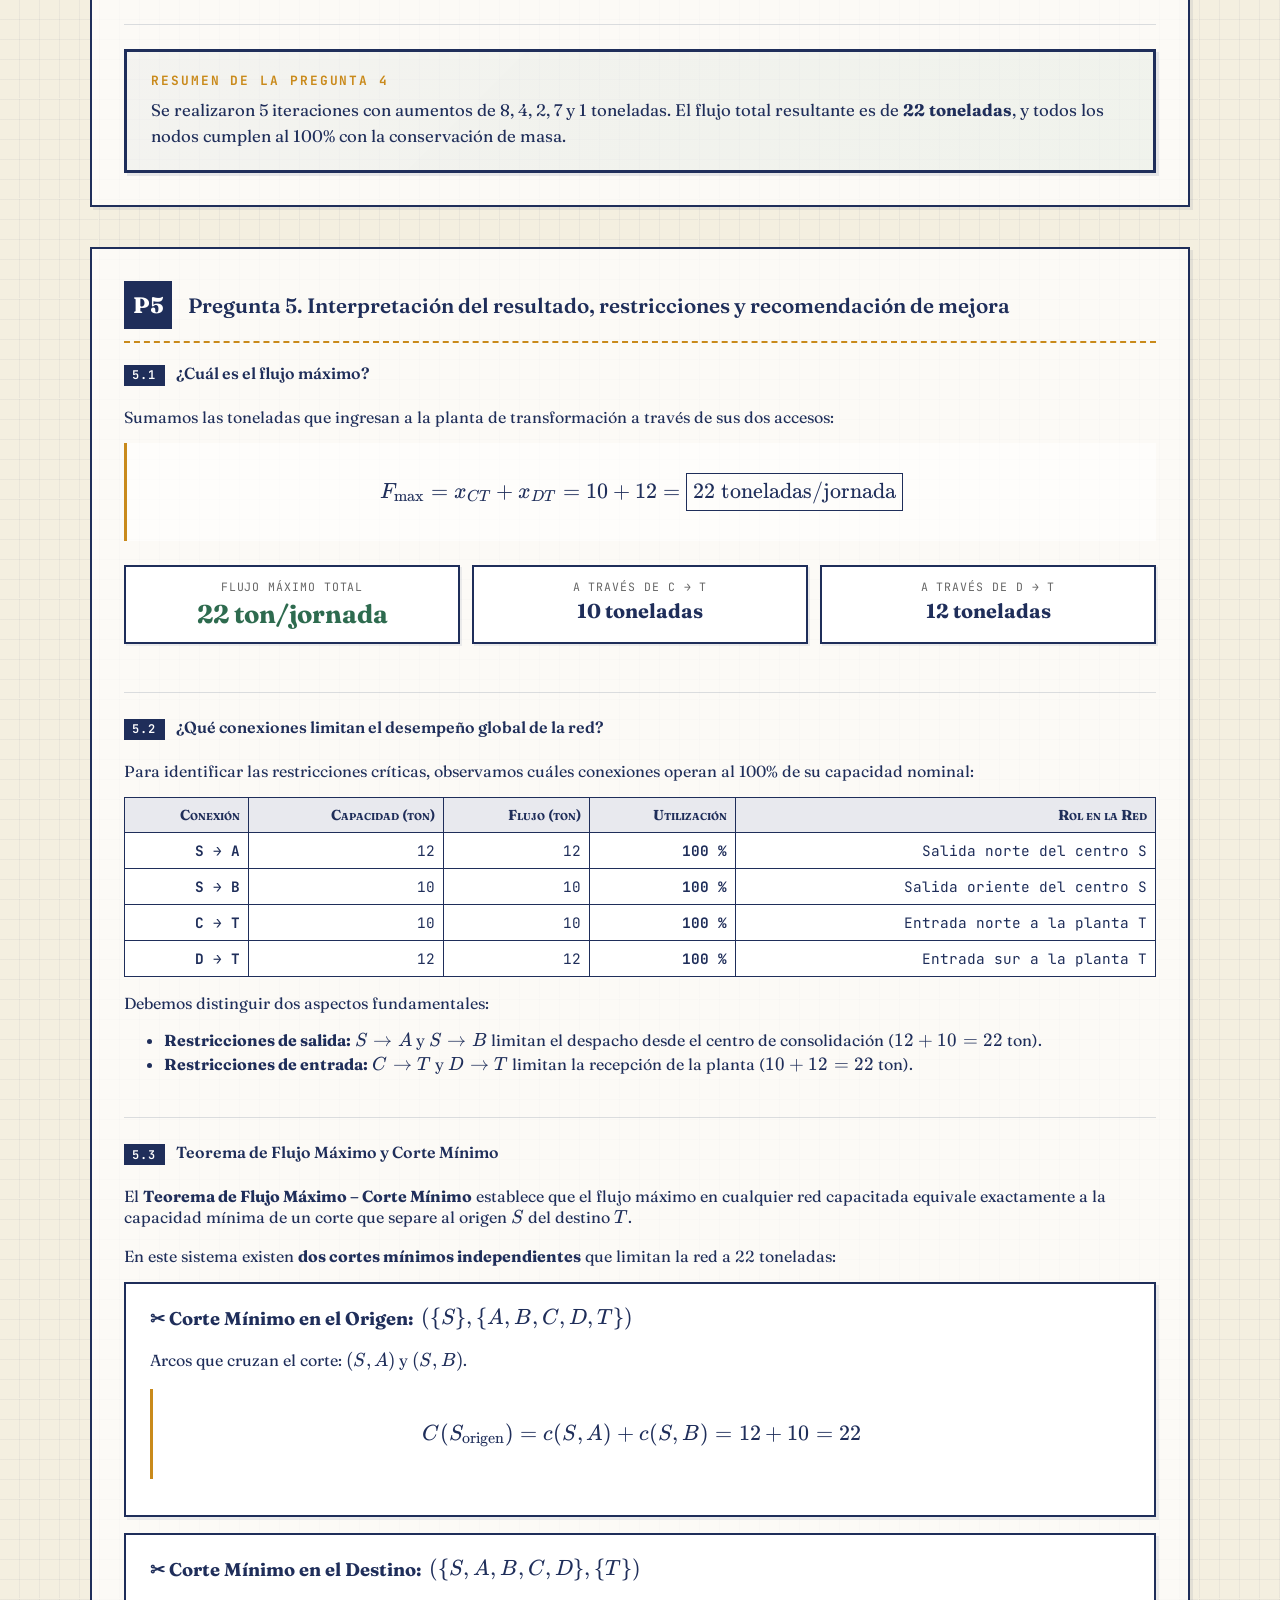
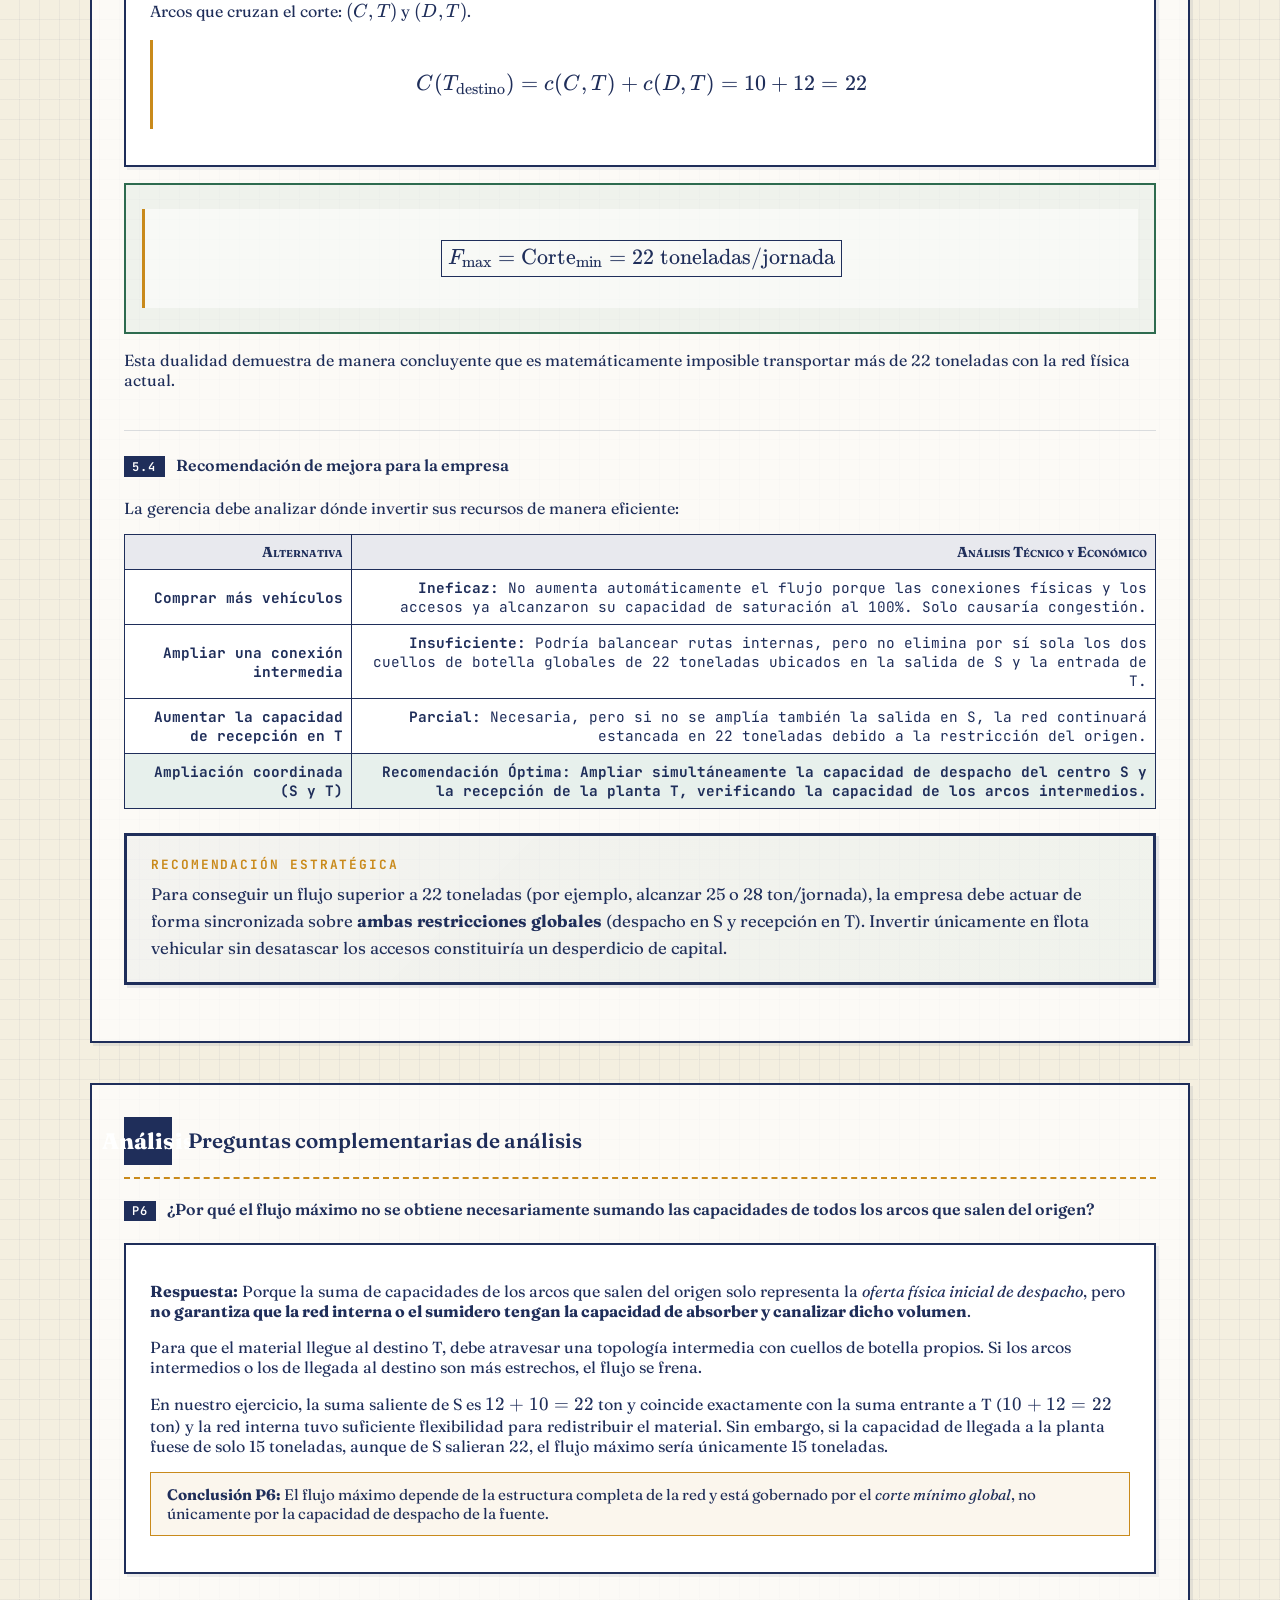
<file: dijkstra-web/aller-5-de-novembre-2026.html>
<!DOCTYPE html>
<html lang="es">
<head>
    <meta charset="UTF-8">
    <meta http-equiv="refresh" content="0; url=taller-5-noviembre-2026.html">
    <title>Redirigiendo a Taller 5 de Noviembre 2026</title>
</head>
<body>
    <p>Redirigiendo a <a href="taller-5-noviembre-2026.html">Taller 5 de Noviembre 2026</a>...</p>
</body>
</html>
</file>
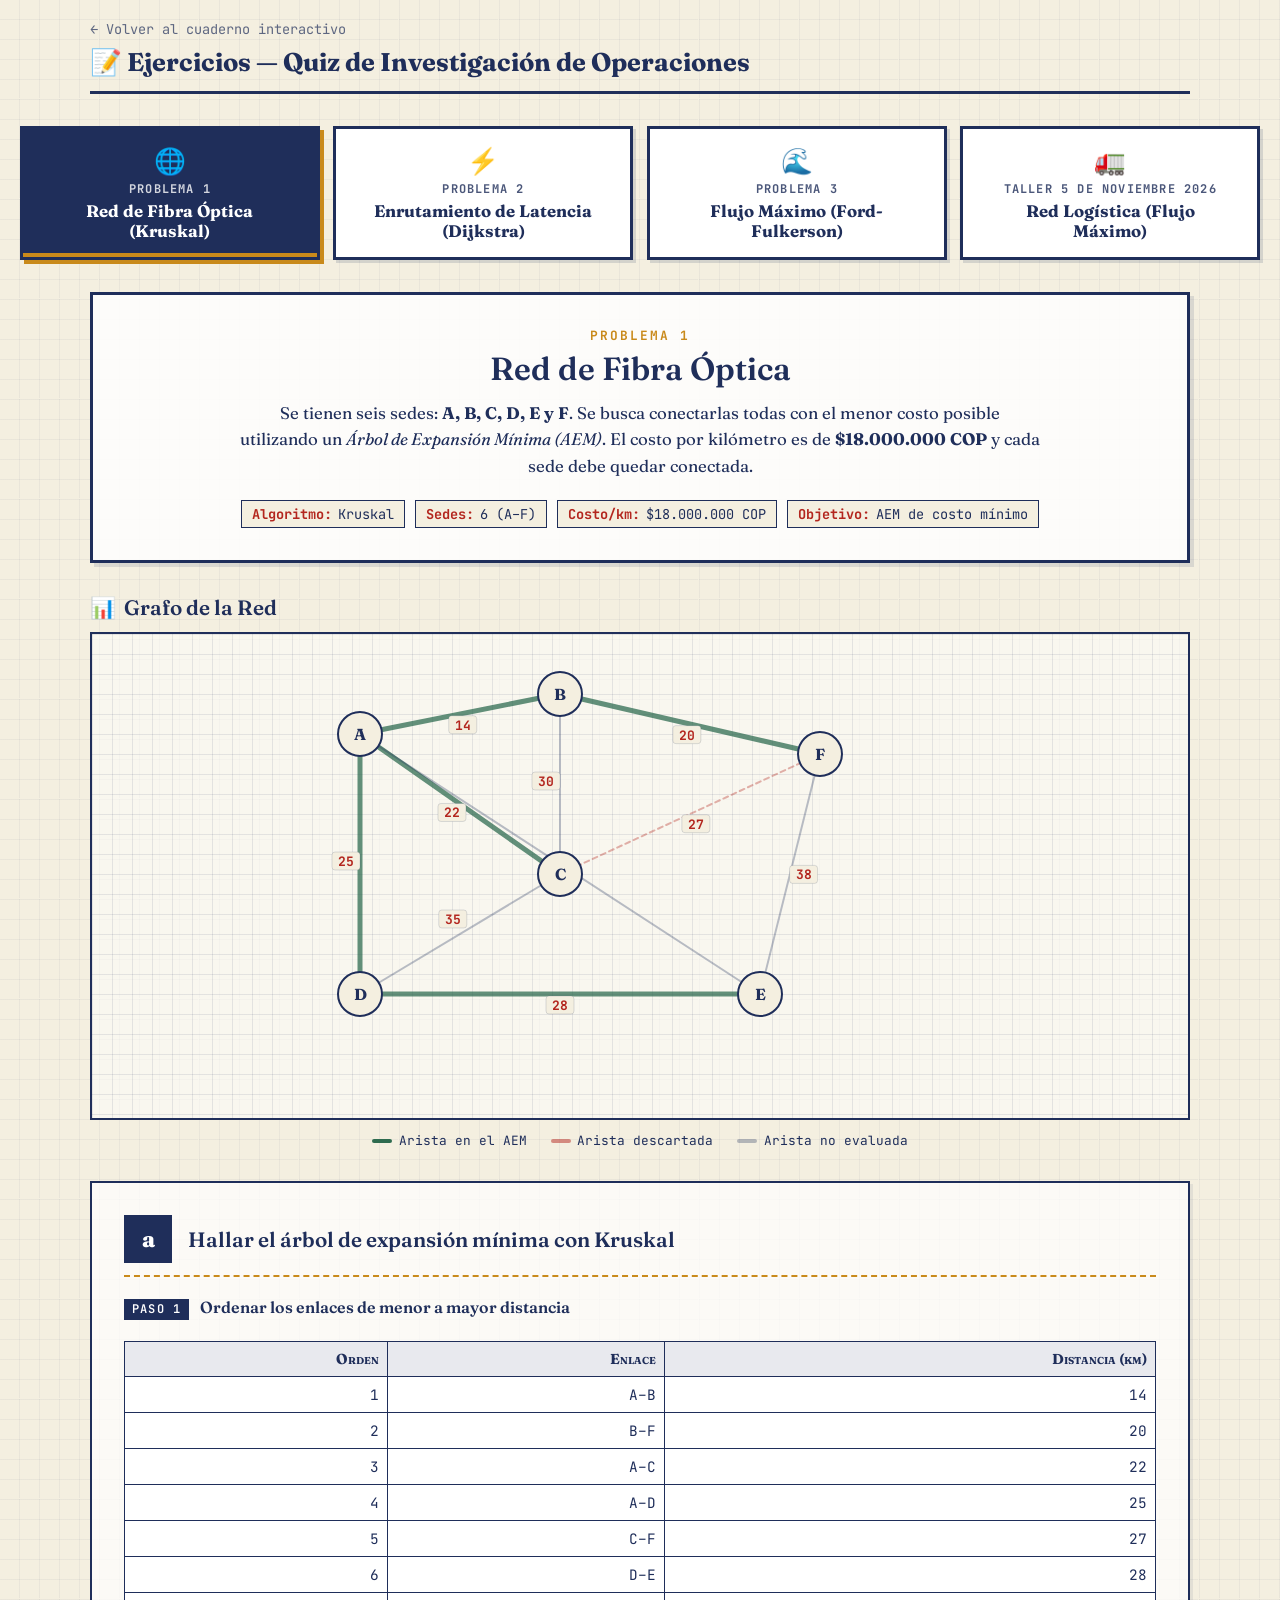
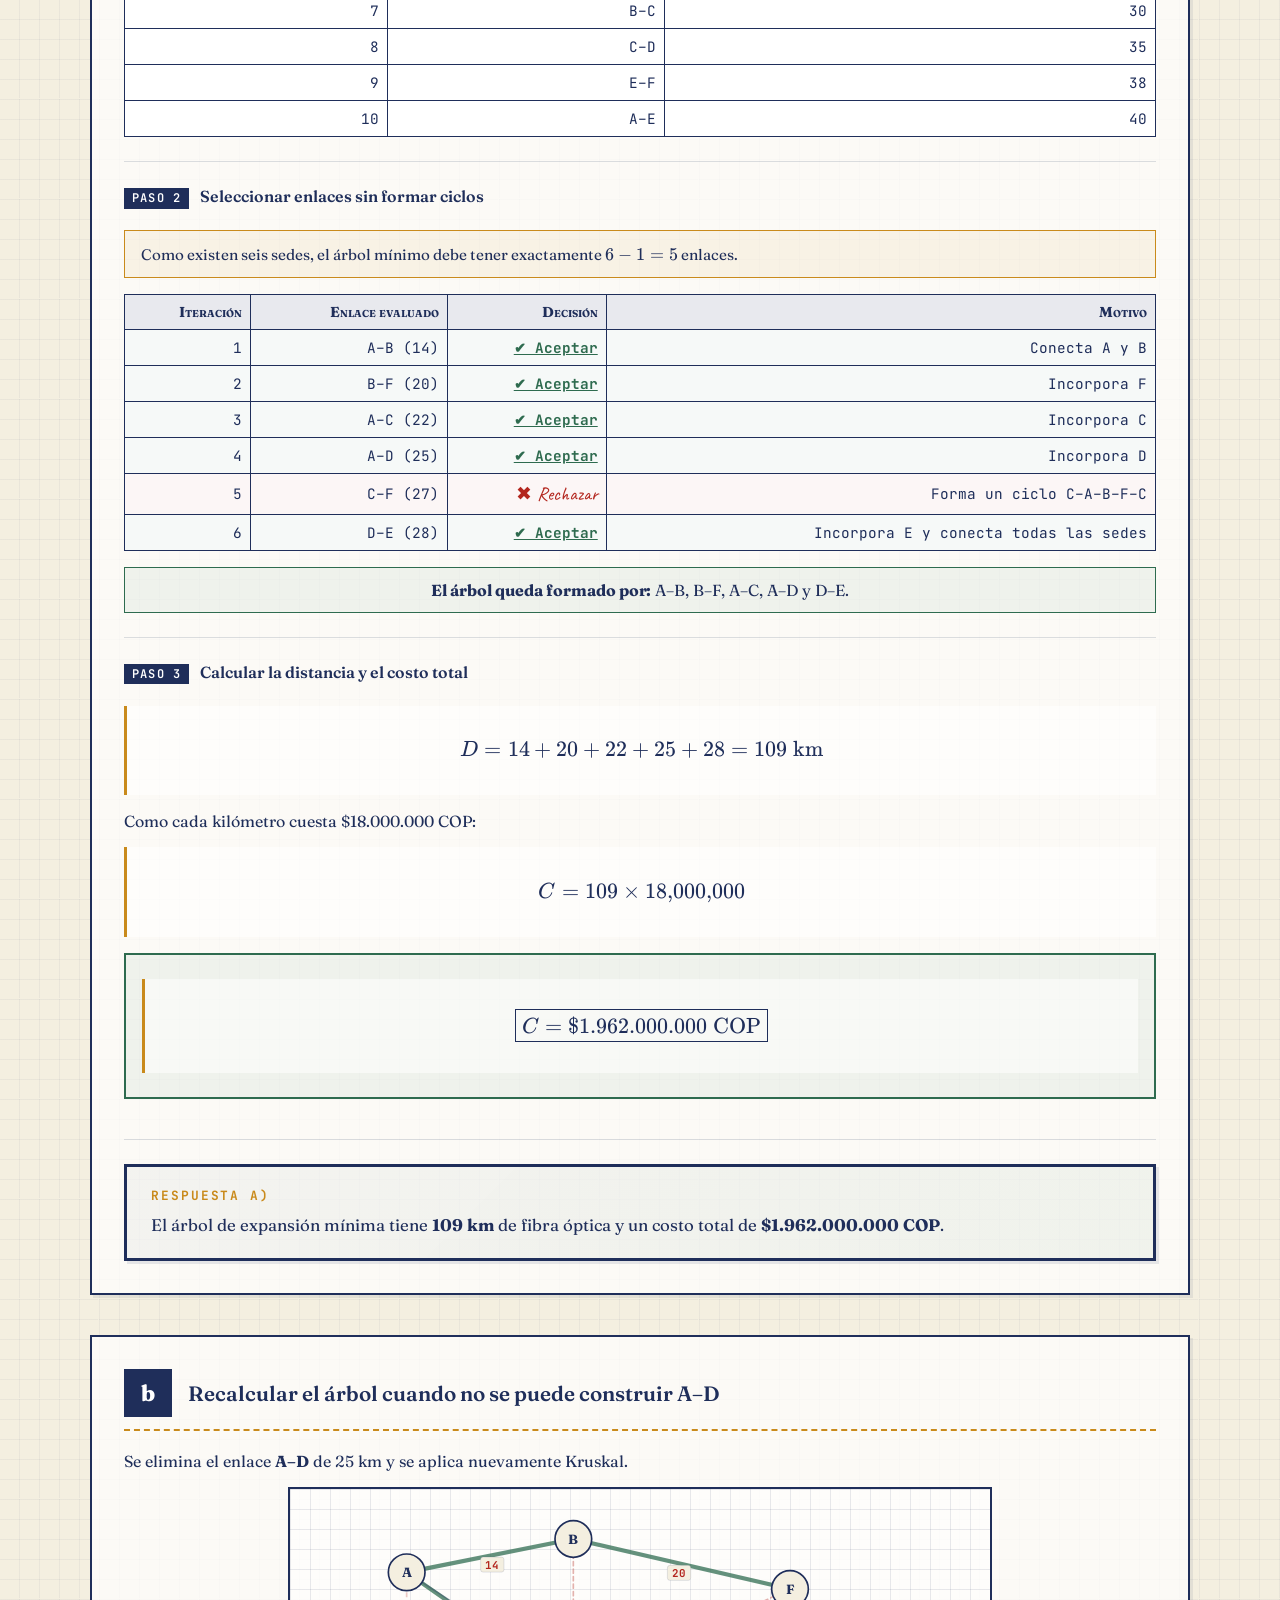
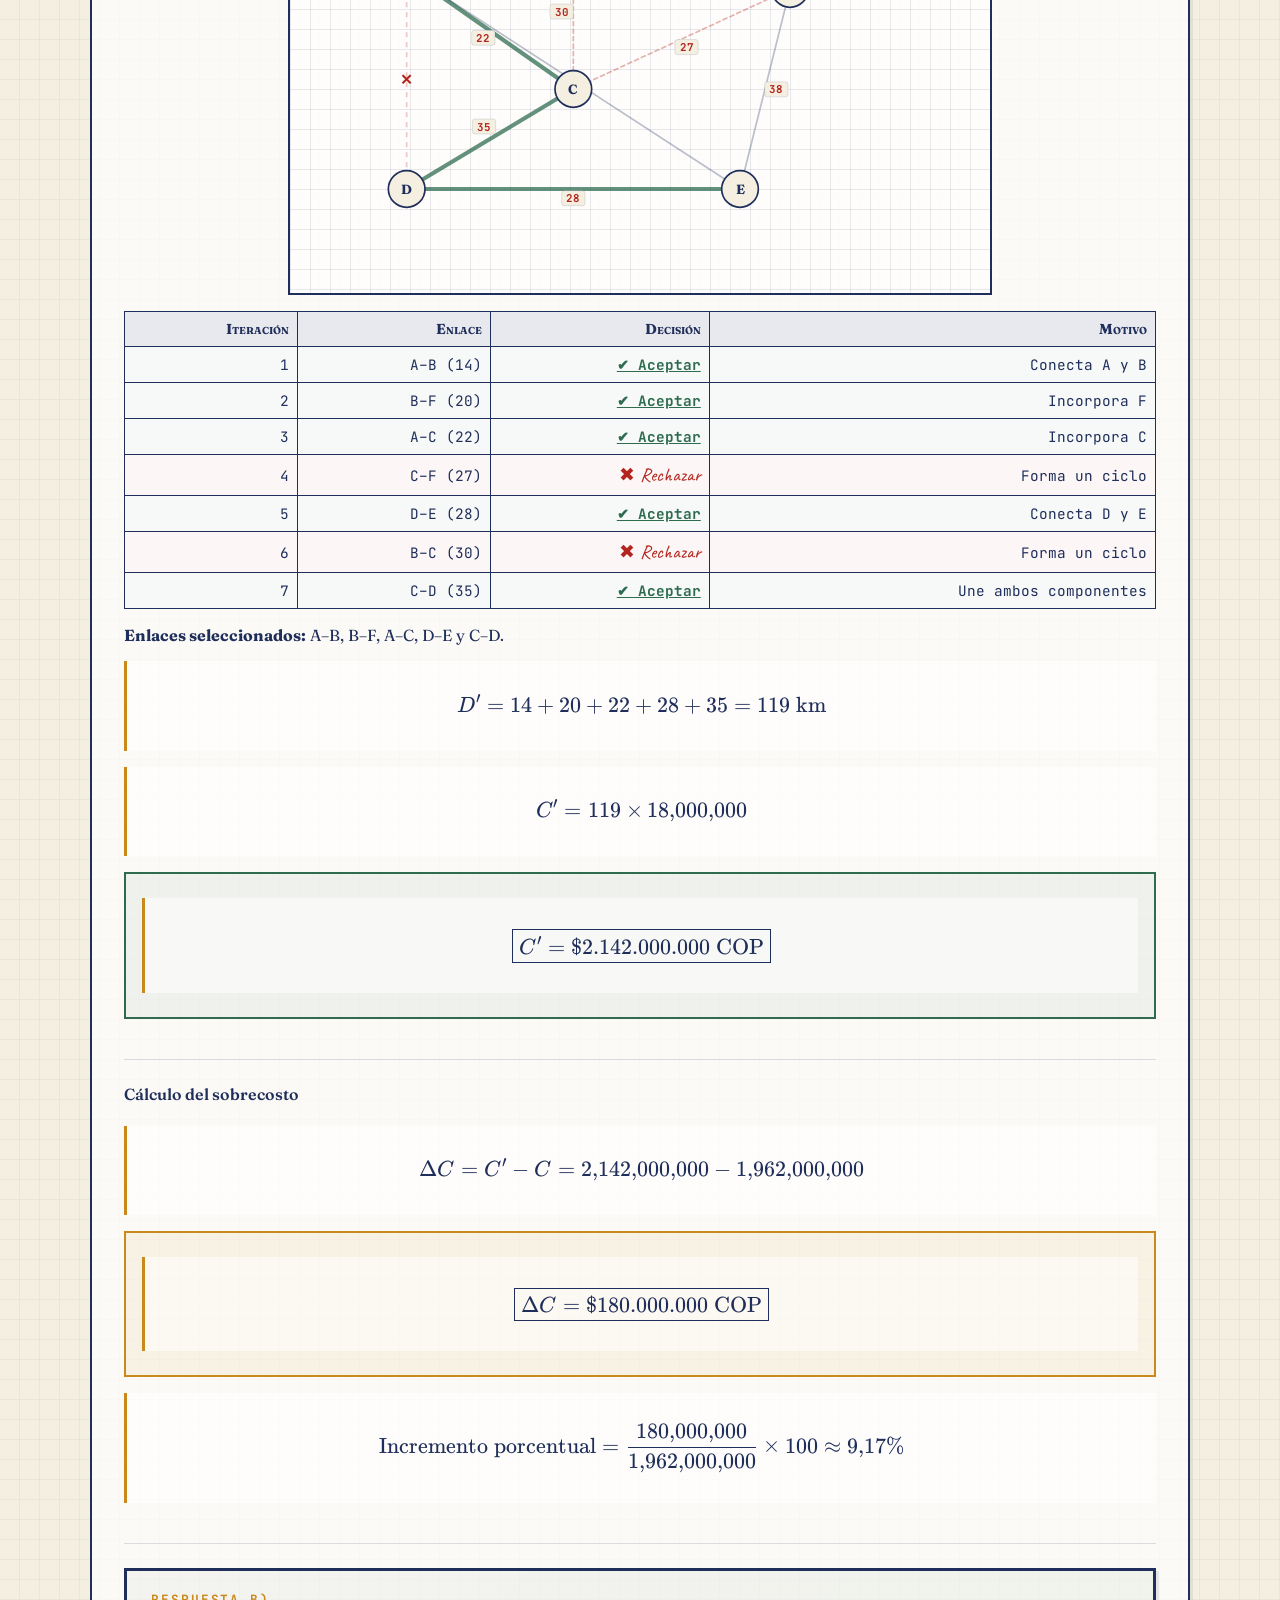
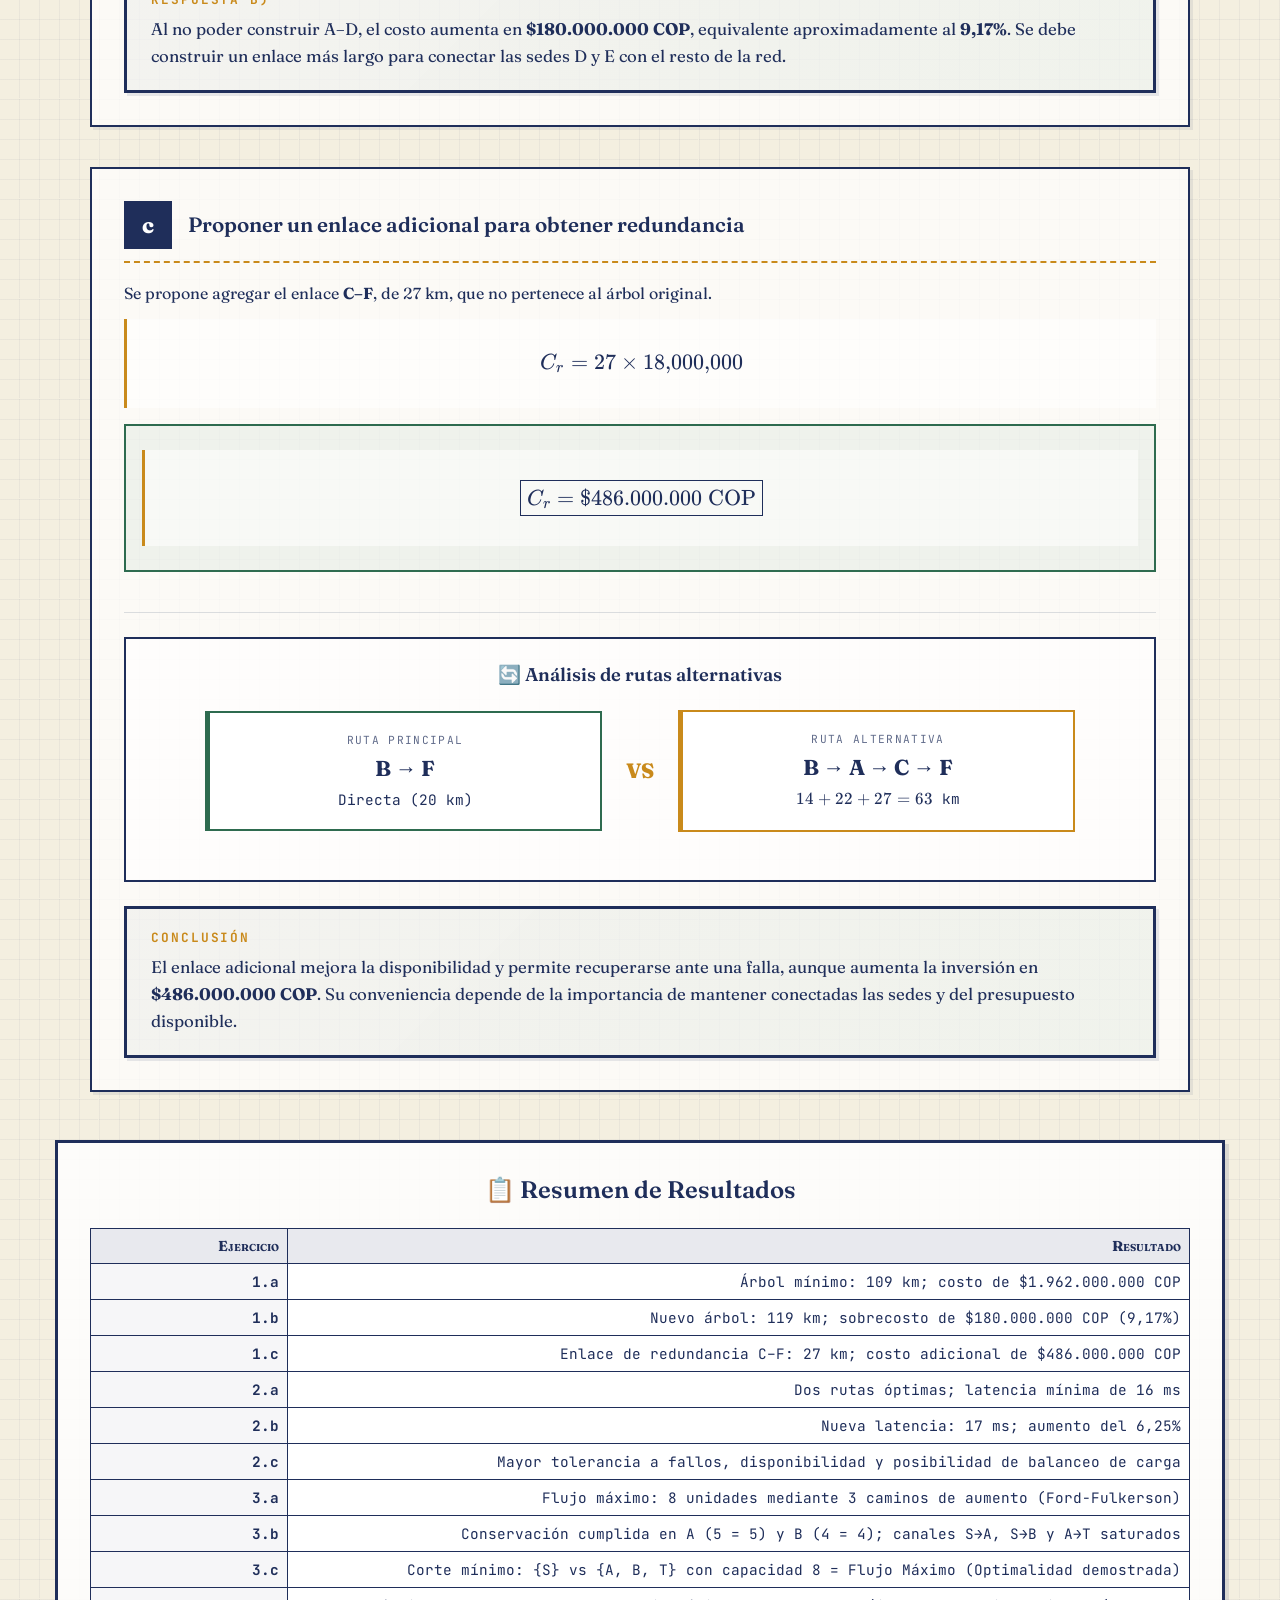
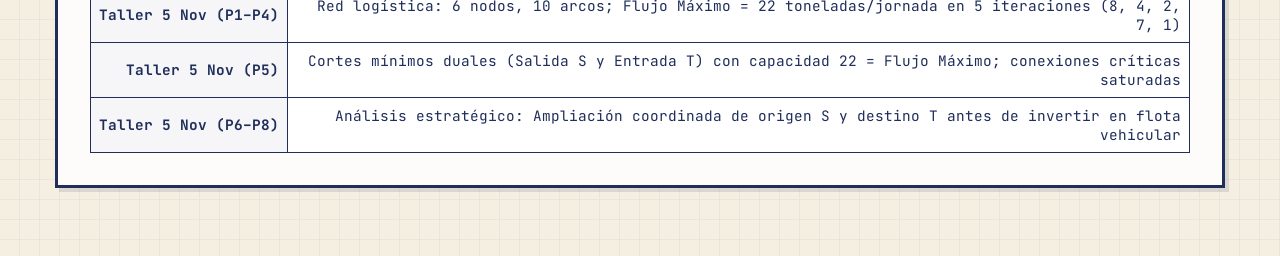
<file: dijkstra-web/ejercicios.html>
<!DOCTYPE html>
<html lang="es">
<head>
    <meta charset="UTF-8">
    <meta name="viewport" content="width=device-width, initial-scale=1.0">
    <title>Ejercicios Quiz — Investigación de Operaciones</title>
    <meta name="description" content="Solución completa de dos ejercicios de Investigación de Operaciones: Red de Fibra Óptica (Kruskal) y Enrutamiento de Mínima Latencia (Dijkstra).">
    <link rel="icon" href="data:,">

    <link rel="preconnect" href="https://fonts.googleapis.com">
    <link rel="preconnect" href="https://fonts.gstatic.com" crossorigin>
    <link href="https://fonts.googleapis.com/css2?family=Caveat:wght@400..700&family=Fraunces:ital,opsz,wght@0,9..144,100..900;1,9..144,100..900&family=JetBrains+Mono:ital,wght@0,100..800;1,100..800&display=swap" rel="stylesheet">

    <link rel="stylesheet" href="vendor/katex/dist/katex.min.css">
    <script defer src="vendor/katex/dist/katex.min.js"></script>
    <script defer src="vendor/katex/dist/contrib/auto-render.min.js"></script>

    <link rel="stylesheet" href="styles/main.css">
    <link rel="stylesheet" href="styles/ejercicios.css">
</head>
<body>
    <!-- Top Navigation -->
    <nav class="ejercicios-top-nav">
        <a href="./" class="back-link">← Volver al cuaderno interactivo</a>
        <h1 class="nav-title">📝 Ejercicios — Quiz de Investigación de Operaciones</h1>
    </nav>

    <!-- Problem selector tabs -->
    <div class="problem-tabs-container">
        <button type="button" class="problem-tab active" id="tab-prob1" data-prob="1">
            <span class="prob-icon">🌐</span>
            <span class="prob-label">Problema 1</span>
            <span class="prob-name">Red de Fibra Óptica (Kruskal)</span>
        </button>
        <button type="button" class="problem-tab" id="tab-prob2" data-prob="2">
            <span class="prob-icon">⚡</span>
            <span class="prob-label">Problema 2</span>
            <span class="prob-name">Enrutamiento de Latencia (Dijkstra)</span>
        </button>
        <button type="button" class="problem-tab" id="tab-prob3" data-prob="3">
            <span class="prob-icon">🌊</span>
            <span class="prob-label">Problema 3</span>
            <span class="prob-name">Flujo Máximo (Ford-Fulkerson)</span>
        </button>
        <button type="button" class="problem-tab" id="tab-prob4" data-prob="4">
            <span class="prob-icon">🚛</span>
            <span class="prob-label">Taller 5 de Noviembre 2026</span>
            <span class="prob-name">Red Logística (Flujo Máximo)</span>
        </button>
    </div>

    <!-- ═══════════════════════════════════════════════════════════════ -->
    <!--  PROBLEMA 1: RED DE FIBRA ÓPTICA (KRUSKAL)                    -->
    <!-- ═══════════════════════════════════════════════════════════════ -->
    <div class="problem-panel" id="panel-prob1">
        <header class="problem-header">
            <div class="problem-number">Problema 1</div>
            <h2>Red de Fibra Óptica</h2>
            <p class="problem-statement">
                Se tienen seis sedes: <strong>A, B, C, D, E y F</strong>. Se busca conectarlas todas con el menor costo posible utilizando un <em>Árbol de Expansión Mínima (AEM)</em>.
                El costo por kilómetro es de <strong>$18.000.000 COP</strong> y cada sede debe quedar conectada.
            </p>
            <div class="meta-strip">
                <span class="meta-pill"><strong>Algoritmo:</strong> Kruskal</span>
                <span class="meta-pill"><strong>Sedes:</strong> 6 (A–F)</span>
                <span class="meta-pill"><strong>Costo/km:</strong> $18.000.000 COP</span>
                <span class="meta-pill"><strong>Objetivo:</strong> AEM de costo mínimo</span>
            </div>
        </header>

        <!-- SVG Graph for Problem 1 -->
        <section class="graph-section">
            <h3 class="section-title"><span class="section-icon">📊</span> Grafo de la Red</h3>
            <div class="graph-container">
                <svg id="graph-p1" width="100%" height="480" viewBox="0 0 800 480" preserveAspectRatio="xMidYMid meet"></svg>
            </div>
            <div class="graph-legend">
                <span class="legend-item"><span class="legend-swatch" style="background:var(--ink-green)"></span> Arista en el AEM</span>
                <span class="legend-item"><span class="legend-swatch" style="background:var(--ink-red); opacity:0.5"></span> Arista descartada</span>
                <span class="legend-item"><span class="legend-swatch" style="background:var(--ink-dark); opacity:0.3"></span> Arista no evaluada</span>
            </div>
        </section>

        <!-- ═══ Parte a) ═══ -->
        <section class="part-section" id="p1a">
            <div class="part-header">
                <span class="part-badge">a</span>
                <h3>Hallar el árbol de expansión mínima con Kruskal</h3>
            </div>

            <div class="step-block">
                <h4><span class="step-num">Paso 1</span> Ordenar los enlaces de menor a mayor distancia</h4>
                <table class="dijkstra-table">
                    <thead>
                        <tr><th>Orden</th><th>Enlace</th><th>Distancia (km)</th></tr>
                    </thead>
                    <tbody>
                        <tr><td>1</td><td>A–B</td><td>14</td></tr>
                        <tr><td>2</td><td>B–F</td><td>20</td></tr>
                        <tr><td>3</td><td>A–C</td><td>22</td></tr>
                        <tr><td>4</td><td>A–D</td><td>25</td></tr>
                        <tr><td>5</td><td>C–F</td><td>27</td></tr>
                        <tr><td>6</td><td>D–E</td><td>28</td></tr>
                        <tr><td>7</td><td>B–C</td><td>30</td></tr>
                        <tr><td>8</td><td>C–D</td><td>35</td></tr>
                        <tr><td>9</td><td>E–F</td><td>38</td></tr>
                        <tr><td>10</td><td>A–E</td><td>40</td></tr>
                    </tbody>
                </table>
            </div>

            <div class="step-block">
                <h4><span class="step-num">Paso 2</span> Seleccionar enlaces sin formar ciclos</h4>
                <p class="note-box">Como existen seis sedes, el árbol mínimo debe tener exactamente <span class="katex-inline" data-latex="6-1=5"></span> enlaces.</p>
                <table class="dijkstra-table iteration-table">
                    <thead>
                        <tr><th>Iteración</th><th>Enlace evaluado</th><th>Decisión</th><th>Motivo</th></tr>
                    </thead>
                    <tbody>
                        <tr class="row-accepted"><td>1</td><td>A–B (14)</td><td class="permanent">✔ Aceptar</td><td>Conecta A y B</td></tr>
                        <tr class="row-accepted"><td>2</td><td>B–F (20)</td><td class="permanent">✔ Aceptar</td><td>Incorpora F</td></tr>
                        <tr class="row-accepted"><td>3</td><td>A–C (22)</td><td class="permanent">✔ Aceptar</td><td>Incorpora C</td></tr>
                        <tr class="row-accepted"><td>4</td><td>A–D (25)</td><td class="permanent">✔ Aceptar</td><td>Incorpora D</td></tr>
                        <tr class="row-rejected"><td>5</td><td>C–F (27)</td><td class="tie-breaker-note">✖ Rechazar</td><td>Forma un ciclo C–A–B–F–C</td></tr>
                        <tr class="row-accepted"><td>6</td><td>D–E (28)</td><td class="permanent">✔ Aceptar</td><td>Incorpora E y conecta todas las sedes</td></tr>
                    </tbody>
                </table>
                <div class="tree-result">
                    <strong>El árbol queda formado por:</strong> A–B, B–F, A–C, A–D y D–E.
                </div>
            </div>

            <div class="step-block">
                <h4><span class="step-num">Paso 3</span> Calcular la distancia y el costo total</h4>
                <div class="math-display" data-latex="D = 14 + 20 + 22 + 25 + 28 = 109 \text{ km}"></div>
                <p>Como cada kilómetro cuesta $18.000.000 COP:</p>
                <div class="math-display" data-latex="C = 109 \times 18{,}000{,}000"></div>
                <div class="result-box">
                    <div class="math-display" data-latex="\boxed{C = \$1.962.000.000 \text{ COP}}"></div>
                </div>
            </div>

            <div class="answer-box">
                <div class="answer-label">Respuesta a)</div>
                <p>El árbol de expansión mínima tiene <strong>109 km</strong> de fibra óptica y un costo total de <strong>$1.962.000.000 COP</strong>.</p>
            </div>
        </section>

        <!-- ═══ Parte b) ═══ -->
        <section class="part-section" id="p1b">
            <div class="part-header">
                <span class="part-badge">b</span>
                <h3>Recalcular el árbol cuando no se puede construir A–D</h3>
            </div>

            <p>Se elimina el enlace <strong>A–D</strong> de 25 km y se aplica nuevamente Kruskal.</p>

            <!-- SVG Graph for Part b -->
            <div class="graph-container mini-graph">
                <svg id="graph-p1b" width="100%" height="400" viewBox="0 0 800 480" preserveAspectRatio="xMidYMid meet"></svg>
            </div>

            <table class="dijkstra-table iteration-table">
                <thead>
                    <tr><th>Iteración</th><th>Enlace</th><th>Decisión</th><th>Motivo</th></tr>
                </thead>
                <tbody>
                    <tr class="row-accepted"><td>1</td><td>A–B (14)</td><td class="permanent">✔ Aceptar</td><td>Conecta A y B</td></tr>
                    <tr class="row-accepted"><td>2</td><td>B–F (20)</td><td class="permanent">✔ Aceptar</td><td>Incorpora F</td></tr>
                    <tr class="row-accepted"><td>3</td><td>A–C (22)</td><td class="permanent">✔ Aceptar</td><td>Incorpora C</td></tr>
                    <tr class="row-rejected"><td>4</td><td>C–F (27)</td><td class="tie-breaker-note">✖ Rechazar</td><td>Forma un ciclo</td></tr>
                    <tr class="row-accepted"><td>5</td><td>D–E (28)</td><td class="permanent">✔ Aceptar</td><td>Conecta D y E</td></tr>
                    <tr class="row-rejected"><td>6</td><td>B–C (30)</td><td class="tie-breaker-note">✖ Rechazar</td><td>Forma un ciclo</td></tr>
                    <tr class="row-accepted"><td>7</td><td>C–D (35)</td><td class="permanent">✔ Aceptar</td><td>Une ambos componentes</td></tr>
                </tbody>
            </table>

            <div class="step-block">
                <p><strong>Enlaces seleccionados:</strong> A–B, B–F, A–C, D–E y C–D.</p>
                <div class="math-display" data-latex="D' = 14 + 20 + 22 + 28 + 35 = 119 \text{ km}"></div>
                <div class="math-display" data-latex="C' = 119 \times 18{,}000{,}000"></div>
                <div class="result-box">
                    <div class="math-display" data-latex="\boxed{C' = \$2.142.000.000 \text{ COP}}"></div>
                </div>
            </div>

            <div class="step-block">
                <h4>Cálculo del sobrecosto</h4>
                <div class="math-display" data-latex="\Delta C = C' - C = 2{,}142{,}000{,}000 - 1{,}962{,}000{,}000"></div>
                <div class="result-box warning">
                    <div class="math-display" data-latex="\boxed{\Delta C = \$180.000.000 \text{ COP}}"></div>
                </div>
                <div class="math-display" data-latex="\text{Incremento porcentual} = \frac{180{,}000{,}000}{1{,}962{,}000{,}000} \times 100 \approx 9{,}17\%"></div>
            </div>

            <div class="answer-box">
                <div class="answer-label">Respuesta b)</div>
                <p>Al no poder construir A–D, el costo aumenta en <strong>$180.000.000 COP</strong>, equivalente aproximadamente al <strong>9,17%</strong>. Se debe construir un enlace más largo para conectar las sedes D y E con el resto de la red.</p>
            </div>
        </section>

        <!-- ═══ Parte c) ═══ -->
        <section class="part-section" id="p1c">
            <div class="part-header">
                <span class="part-badge">c</span>
                <h3>Proponer un enlace adicional para obtener redundancia</h3>
            </div>

            <p>Se propone agregar el enlace <strong>C–F</strong>, de 27 km, que no pertenece al árbol original.</p>

            <div class="step-block">
                <div class="math-display" data-latex="C_r = 27 \times 18{,}000{,}000"></div>
                <div class="result-box">
                    <div class="math-display" data-latex="\boxed{C_r = \$486.000.000 \text{ COP}}"></div>
                </div>
            </div>

            <div class="redundancy-box">
                <h4>🔄 Análisis de rutas alternativas</h4>
                <div class="route-comparison">
                    <div class="route-card primary-route">
                        <div class="route-label">Ruta principal</div>
                        <div class="route-path">B → F</div>
                        <div class="route-detail">Directa (20 km)</div>
                    </div>
                    <div class="route-vs">VS</div>
                    <div class="route-card alt-route">
                        <div class="route-label">Ruta alternativa</div>
                        <div class="route-path">B → A → C → F</div>
                        <div class="route-detail"><span class="katex-inline" data-latex="14 + 22 + 27 = 63"></span> km</div>
                    </div>
                </div>
            </div>

            <div class="answer-box">
                <div class="answer-label">Conclusión</div>
                <p>El enlace adicional mejora la disponibilidad y permite recuperarse ante una falla, aunque aumenta la inversión en <strong>$486.000.000 COP</strong>. Su conveniencia depende de la importancia de mantener conectadas las sedes y del presupuesto disponible.</p>
            </div>
        </section>
    </div>

    <!-- ═══════════════════════════════════════════════════════════════ -->
    <!--  PROBLEMA 2: ENRUTAMIENTO DE MÍNIMA LATENCIA (DIJKSTRA)       -->
    <!-- ═══════════════════════════════════════════════════════════════ -->
    <div class="problem-panel" id="panel-prob2" style="display:none;">
        <header class="problem-header">
            <div class="problem-number">Problema 2</div>
            <h2>Enrutamiento de Mínima Latencia</h2>
            <p class="problem-statement">
                Se desea encontrar la ruta de menor latencia entre el servidor <strong>S</strong> y el cliente <strong>T</strong>, utilizando el <em>Algoritmo de Dijkstra</em>.
            </p>
            <div class="meta-strip">
                <span class="meta-pill"><strong>Algoritmo:</strong> Dijkstra</span>
                <span class="meta-pill"><strong>Origen:</strong> Servidor S</span>
                <span class="meta-pill"><strong>Destino:</strong> Cliente T</span>
                <span class="meta-pill"><strong>Enlaces:</strong> Bidireccionales</span>
            </div>
        </header>

        <!-- SVG Graph for Problem 2 -->
        <section class="graph-section">
            <h3 class="section-title"><span class="section-icon">📊</span> Grafo de la Red</h3>
            <div class="graph-container">
                <svg id="graph-p2" width="100%" height="480" viewBox="0 0 800 480" preserveAspectRatio="xMidYMid meet"></svg>
            </div>
            <div class="graph-legend">
                <span class="legend-item"><span class="legend-swatch" style="background:var(--ink-green)"></span> Ruta óptima 1</span>
                <span class="legend-item"><span class="legend-swatch" style="background:var(--ink-ochre)"></span> Ruta óptima 2</span>
                <span class="legend-item"><span class="legend-swatch" style="background:var(--ink-dark); opacity:0.3"></span> Enlace no utilizado</span>
            </div>

            <div class="edges-table-wrap">
                <h4>Tabla de enlaces del grafo</h4>
                <table class="dijkstra-table">
                    <thead><tr><th>Enlace</th><th>Latencia (ms)</th></tr></thead>
                    <tbody>
                        <tr><td>S–A</td><td>4</td></tr>
                        <tr><td>S–B</td><td>7</td></tr>
                        <tr><td>A–B</td><td>2</td></tr>
                        <tr><td>A–C</td><td>5</td></tr>
                        <tr><td>B–D</td><td>4</td></tr>
                        <tr><td>C–E</td><td>3</td></tr>
                        <tr><td>D–E</td><td>2</td></tr>
                        <tr><td>C–T</td><td>8</td></tr>
                        <tr><td>E–T</td><td>4</td></tr>
                        <tr><td>D–T</td><td>9</td></tr>
                    </tbody>
                </table>
            </div>
        </section>

        <!-- ═══ Parte a) ═══ -->
        <section class="part-section" id="p2a">
            <div class="part-header">
                <span class="part-badge">a</span>
                <h3>Aplicar Dijkstra mediante una tabla de etiquetas</h3>
            </div>

            <div class="step-block">
                <h4><span class="step-num">Paso 1</span> Inicializar las etiquetas</h4>
                <p>La distancia de S a sí mismo es 0 y las distancias a los demás nodos son inicialmente infinitas.</p>
                <table class="dijkstra-table">
                    <thead>
                        <tr><th>Nodo</th><th>Distancia inicial</th><th>Predecesor</th></tr>
                    </thead>
                    <tbody>
                        <tr><td>S</td><td class="permanent">0</td><td>—</td></tr>
                        <tr><td>A</td><td class="provisional">∞</td><td>—</td></tr>
                        <tr><td>B</td><td class="provisional">∞</td><td>—</td></tr>
                        <tr><td>C</td><td class="provisional">∞</td><td>—</td></tr>
                        <tr><td>D</td><td class="provisional">∞</td><td>—</td></tr>
                        <tr><td>E</td><td class="provisional">∞</td><td>—</td></tr>
                        <tr><td>T</td><td class="provisional">∞</td><td>—</td></tr>
                    </tbody>
                </table>
            </div>

            <div class="step-block">
                <h4><span class="step-num">Paso 2</span> Actualizar las distancias en cada iteración</h4>
                <p>Se selecciona el nodo no visitado con la menor etiqueta y se actualizan las distancias de sus vecinos.</p>

                <!-- Iteration 1 -->
                <div class="iteration-block">
                    <h4>Iteración 1: Nodo seleccionado = <strong>S</strong> (distancia = 0)</h4>
                    <div class="equation-row">
                        <div class="math-eq" data-latex="e(A) = \min(\infty,\; 0 + 4) = 4"></div>
                        <ul class="explanation">
                            <li>La distancia provisional anterior era infinita.</li>
                            <li><strong>Decisión:</strong> Se actualiza la distancia a <strong>4</strong>.</li>
                        </ul>
                    </div>
                    <div class="equation-row">
                        <div class="math-eq" data-latex="e(B) = \min(\infty,\; 0 + 7) = 7"></div>
                        <ul class="explanation">
                            <li>La distancia provisional anterior era infinita.</li>
                            <li><strong>Decisión:</strong> Se actualiza la distancia a <strong>7</strong>.</li>
                        </ul>
                    </div>
                </div>

                <!-- Iteration 2 -->
                <div class="iteration-block">
                    <h4>Iteración 2: Nodo seleccionado = <strong>A</strong> (distancia = 4)</h4>
                    <div class="equation-row">
                        <div class="math-eq" data-latex="e(B) = \min(7,\; 4 + 2) = 6"></div>
                        <ul class="explanation">
                            <li>7 era la distancia provisional. 4 + 2 = 6 es menor.</li>
                            <li><strong>Decisión:</strong> Se actualiza la distancia a <strong>6</strong> (Se encontró un camino más corto).</li>
                        </ul>
                    </div>
                    <div class="equation-row">
                        <div class="math-eq" data-latex="e(C) = \min(\infty,\; 4 + 5) = 9"></div>
                        <ul class="explanation">
                            <li>La distancia provisional anterior era infinita.</li>
                            <li><strong>Decisión:</strong> Se actualiza la distancia a <strong>9</strong>.</li>
                        </ul>
                    </div>
                </div>

                <!-- Iteration 3 -->
                <div class="iteration-block">
                    <h4>Iteración 3: Nodo seleccionado = <strong>B</strong> (distancia = 6)</h4>
                    <div class="equation-row">
                        <div class="math-eq" data-latex="e(D) = \min(\infty,\; 6 + 4) = 10"></div>
                        <ul class="explanation">
                            <li>La distancia provisional anterior era infinita.</li>
                            <li><strong>Decisión:</strong> Se actualiza la distancia a <strong>10</strong>.</li>
                        </ul>
                    </div>
                </div>

                <!-- Iteration 4 -->
                <div class="iteration-block">
                    <h4>Iteración 4: Nodo seleccionado = <strong>C</strong> (distancia = 9)</h4>
                    <div class="equation-row">
                        <div class="math-eq" data-latex="e(E) = \min(\infty,\; 9 + 3) = 12"></div>
                        <ul class="explanation">
                            <li>La distancia provisional anterior era infinita.</li>
                            <li><strong>Decisión:</strong> Se actualiza la distancia a <strong>12</strong>.</li>
                        </ul>
                    </div>
                    <div class="equation-row">
                        <div class="math-eq" data-latex="e(T) = \min(\infty,\; 9 + 8) = 17"></div>
                        <ul class="explanation">
                            <li>La distancia provisional anterior era infinita.</li>
                            <li><strong>Decisión:</strong> Se actualiza la distancia a <strong>17</strong>.</li>
                        </ul>
                    </div>
                </div>

                <!-- Iteration 5 -->
                <div class="iteration-block">
                    <h4>Iteración 5: Nodo seleccionado = <strong>D</strong> (distancia = 10)</h4>
                    <div class="equation-row">
                        <div class="math-eq" data-latex="e(E) = \min(12,\; 10 + 2) = 12"></div>
                        <ul class="explanation">
                            <li>El camino por D tiene el mismo costo (12) que el encontrado por C.</li>
                            <li><strong>Decisión:</strong> Empate. Se registra como ruta alternativa óptima.</li>
                        </ul>
                    </div>
                    <div class="equation-row">
                        <div class="math-eq" data-latex="e(T) = \min(17,\; 10 + 9) = 17"></div>
                        <ul class="explanation">
                            <li>El camino por D tiene costo 19, que es mayor que 17.</li>
                            <li><strong>Decisión:</strong> Se conserva la distancia anterior de 17.</li>
                        </ul>
                    </div>
                </div>

                <!-- Iteration 6 -->
                <div class="iteration-block">
                    <h4>Iteración 6: Nodo seleccionado = <strong>E</strong> (distancia = 12)</h4>
                    <div class="equation-row">
                        <div class="math-eq" data-latex="e(T) = \min(17,\; 12 + 4) = 16"></div>
                        <ul class="explanation">
                            <li>17 era la distancia provisional. 12 + 4 = 16 es menor.</li>
                            <li><strong>Decisión:</strong> Se actualiza la distancia a <strong>16</strong> (Se encontró un camino más corto).</li>
                        </ul>
                    </div>
                </div>

                <!-- Iteration 7 -->
                <div class="iteration-block">
                    <h4>Iteración 7: Nodo seleccionado = <strong>T</strong> (distancia = 16)</h4>
                    <p class="explanation">Se alcanzó el nodo destino. El algoritmo finaliza.</p>
                </div>
            </div>

            <div class="step-block">
                <h4><span class="step-num">Paso 2.5</span> Tabla resumen de iteraciones</h4>
                <table class="dijkstra-table">
                    <thead>
                        <tr><th>Iter.</th><th>Nodo</th><th>e(S)</th><th>e(A)</th><th>e(B)</th><th>e(C)</th><th>e(D)</th><th>e(E)</th><th>e(T)</th></tr>
                    </thead>
                    <tbody>
                        <tr>
                            <td>1</td><td>S</td>
                            <td class="permanent">0</td>
                            <td class="provisional">4</td>
                            <td class="provisional">7</td>
                            <td class="provisional">∞</td>
                            <td class="provisional">∞</td>
                            <td class="provisional">∞</td>
                            <td class="provisional">∞</td>
                        </tr>
                        <tr>
                            <td>2</td><td>A</td>
                            <td class="permanent">0</td>
                            <td class="permanent">4</td>
                            <td class="provisional">6</td>
                            <td class="provisional">9</td>
                            <td class="provisional">∞</td>
                            <td class="provisional">∞</td>
                            <td class="provisional">∞</td>
                        </tr>
                        <tr>
                            <td>3</td><td>B</td>
                            <td class="permanent">0</td>
                            <td class="permanent">4</td>
                            <td class="permanent">6</td>
                            <td class="provisional">9</td>
                            <td class="provisional">10</td>
                            <td class="provisional">∞</td>
                            <td class="provisional">∞</td>
                        </tr>
                        <tr>
                            <td>4</td><td>C</td>
                            <td class="permanent">0</td>
                            <td class="permanent">4</td>
                            <td class="permanent">6</td>
                            <td class="permanent">9</td>
                            <td class="provisional">10</td>
                            <td class="provisional">12</td>
                            <td class="provisional">17</td>
                        </tr>
                        <tr>
                            <td>5</td><td>D</td>
                            <td class="permanent">0</td>
                            <td class="permanent">4</td>
                            <td class="permanent">6</td>
                            <td class="permanent">9</td>
                            <td class="permanent">10</td>
                            <td class="provisional">12</td>
                            <td class="provisional">17</td>
                        </tr>
                        <tr>
                            <td>6</td><td>E</td>
                            <td class="permanent">0</td>
                            <td class="permanent">4</td>
                            <td class="permanent">6</td>
                            <td class="permanent">9</td>
                            <td class="permanent">10</td>
                            <td class="permanent">12</td>
                            <td class="provisional">16</td>
                        </tr>
                        <tr>
                            <td>7</td><td>T</td>
                            <td class="permanent">0</td>
                            <td class="permanent">4</td>
                            <td class="permanent">6</td>
                            <td class="permanent">9</td>
                            <td class="permanent">10</td>
                            <td class="permanent">12</td>
                            <td class="permanent">16</td>
                        </tr>
                    </tbody>
                </table>
            </div>

            <div class="step-block">
                <h4><span class="step-num">Paso 3</span> Reconstruir las rutas óptimas</h4>

                <div class="route-comparison dual-routes">
                    <div class="route-card primary-route">
                        <div class="route-label">Primera ruta óptima</div>
                        <div class="route-path">S → A → C → E → T</div>
                        <div class="math-display" data-latex="L_1 = 4 + 5 + 3 + 4 = \boxed{16 \text{ ms}}"></div>
                    </div>
                    <div class="route-card alt-route">
                        <div class="route-label">Segunda ruta óptima</div>
                        <div class="route-path">S → A → B → D → E → T</div>
                        <div class="math-display" data-latex="L_2 = 4 + 2 + 4 + 2 + 4 = \boxed{16 \text{ ms}}"></div>
                    </div>
                </div>
            </div>

            <div class="answer-box success">
                <div class="answer-label">Respuesta a)</div>
                <p>La latencia mínima es de <strong>16 ms</strong> y existen <strong>dos rutas óptimas</strong>. Por lo tanto, la ruta óptima <strong>no es única</strong>.</p>
            </div>
        </section>

        <!-- ═══ Parte b) ═══ -->
        <section class="part-section" id="p2b">
            <div class="part-header">
                <span class="part-badge">b</span>
                <h3>Si falla el enlace E–T, determinar la nueva ruta y el aumento porcentual</h3>
            </div>

            <p>Al fallar E–T, se elimina ese enlace del grafo y se recalculan las rutas hacia T.</p>

            <div class="graph-container mini-graph">
                <svg id="graph-p2b" width="100%" height="400" viewBox="0 0 800 480" preserveAspectRatio="xMidYMid meet"></svg>
            </div>

            <div class="step-block">
                <p>La ruta más corta pasa a ser:</p>
                <div class="route-card primary-route" style="max-width: 400px; margin: 1rem auto;">
                    <div class="route-label">Nueva ruta óptima</div>
                    <div class="route-path">S → A → C → T</div>
                    <div class="math-display" data-latex="L' = 4 + 5 + 8 = \boxed{17 \text{ ms}}"></div>
                </div>
            </div>

            <div class="step-block">
                <h4>Cálculo del aumento porcentual</h4>
                <div class="math-display" data-latex="\Delta L = 17 - 16 = 1 \text{ ms}"></div>
                <div class="math-display" data-latex="\%\text{ aumento} = \frac{17 - 16}{16} \times 100"></div>
                <div class="result-box">
                    <div class="math-display" data-latex="\boxed{\%\text{ aumento} = 6{,}25\%}"></div>
                </div>
            </div>

            <div class="answer-box">
                <div class="answer-label">Respuesta b)</div>
                <p>La nueva ruta óptima es <strong>S → A → C → T</strong>, con una latencia de <strong>17 ms</strong>. La latencia aumenta 1 ms, equivalente al <strong>6,25%</strong>.</p>
            </div>
        </section>

        <!-- ═══ Parte c) ═══ -->
        <section class="part-section" id="p2c">
            <div class="part-header">
                <span class="part-badge">c</span>
                <h3>Ventaja operativa de tener varias rutas con la misma latencia mínima</h3>
            </div>

            <div class="advantages-grid">
                <div class="advantage-card">
                    <div class="adv-icon">🛡️</div>
                    <h4>Tolerancia a fallos</h4>
                    <p>Si falla un enlace de una ruta, el tráfico puede redirigirse por otra alternativa.</p>
                </div>
                <div class="advantage-card">
                    <div class="adv-icon">⚡</div>
                    <h4>Alta disponibilidad</h4>
                    <p>Se reduce la posibilidad de interrumpir el servicio al tener caminos redundantes.</p>
                </div>
                <div class="advantage-card">
                    <div class="adv-icon">⚖️</div>
                    <h4>Balanceo de carga</h4>
                    <p>El tráfico puede distribuirse entre rutas equivalentes, si el protocolo lo permite.</p>
                </div>
                <div class="advantage-card">
                    <div class="adv-icon">🔄</div>
                    <h4>Continuidad del servicio</h4>
                    <p>Se pueden mantener latencias bajas incluso cuando se presenta una falla.</p>
                </div>
            </div>

            <div class="answer-box">
                <div class="answer-label">Conclusión</div>
                <p>Tener rutas alternativas con igual latencia mínima mejora la <strong>confiabilidad</strong> y la <strong>disponibilidad</strong> de la red sin sacrificar el tiempo de transmisión. Sin embargo, la redundancia solo es efectiva si las rutas alternativas no dependen del mismo enlace o equipo crítico.</p>
            </div>
        </section>
    </div>

    <!-- ═══════════════════════════════════════════════════════════════ -->
    <!--  PROBLEMA 3: RED DE CANALES Y FLUJO MÁXIMO (FORD-FULKERSON)    -->
    <!-- ═══════════════════════════════════════════════════════════════ -->
    <div class="problem-panel" id="panel-prob3" style="display:none;">
        <header class="problem-header">
            <div class="problem-number">Problema 3</div>
            <h2>Red de Canales y Flujo Máximo</h2>
            <p class="problem-statement">
                Se tiene una red de canales de distribución con cuatro nodos: la fuente <strong>S</strong>, los nodos intermedios <strong>A y B</strong>, y el sumidero <strong>T</strong>.
                Se busca maximizar el flujo total que viaja desde <strong>S</strong> hasta <strong>T</strong> aplicando el <strong>Algoritmo de Ford-Fulkerson</strong> con redes residuales y verificando la optimalidad mediante el <strong>Teorema del Corte Mínimo</strong>.
            </p>
            <div class="meta-strip">
                <span class="meta-pill"><strong>Algoritmo:</strong> Ford-Fulkerson (Edmonds-Karp)</span>
                <span class="meta-pill"><strong>Nodos:</strong> 4 (S, A, B, T)</span>
                <span class="meta-pill"><strong>Canales:</strong> 5 arcos dirigidos</span>
                <span class="meta-pill"><strong>Objetivo:</strong> Flujo Máximo & Corte Mínimo</span>
            </div>
        </header>

        <!-- SVG Graph for Problem 3 with Step Controls -->
        <section class="graph-section">
            <h3 class="section-title"><span class="section-icon">📊</span> Grafo Dinámico de la Red Residual y Flujo</h3>
            
            <div class="graph-controls-bar">
                <button type="button" class="graph-ctrl-btn" id="p3-btn-prev">◀ Paso Anterior</button>
                <div class="step-indicator-badge" id="p3-step-indicator">Paso 0 / 4: Inicialización</div>
                <button type="button" class="graph-ctrl-btn" id="p3-btn-next">Siguiente Paso ▶</button>
                <button type="button" class="graph-ctrl-btn" id="p3-btn-autoplay">▶ Auto</button>
                <button type="button" class="graph-ctrl-btn" id="p3-btn-reset">↺ Reiniciar</button>
            </div>

            <div class="graph-container">
                <svg id="graph-p3" width="100%" height="480" viewBox="0 0 800 480" preserveAspectRatio="xMidYMid meet"></svg>
            </div>

            <div class="flow-status-grid">
                <div class="flow-status-card">
                    <div class="flow-status-label">Flujo Total Actual</div>
                    <div class="flow-status-val" id="p3-stat-flow" style="color:var(--ink-green)">0 / 8</div>
                </div>
                <div class="flow-status-card">
                    <div class="flow-status-label">Camino Activo</div>
                    <div class="flow-status-val" id="p3-stat-path" style="font-family:var(--font-mono); font-size:1.05rem;">—</div>
                </div>
                <div class="flow-status-card">
                    <div class="flow-status-label">Cuello de Botella (δ)</div>
                    <div class="flow-status-val" id="p3-stat-delta">—</div>
                </div>
                <div class="flow-status-card">
                    <div class="flow-status-label">Estado</div>
                    <div class="flow-status-val" id="p3-stat-status" style="font-size:1.05rem;">Inicialización</div>
                </div>
            </div>

            <div class="graph-legend" style="margin-top:1.25rem;">
                <span class="legend-item"><span class="legend-swatch" style="background:var(--ink-green); height:6px;"></span> Camino de Aumento</span>
                <span class="legend-item"><span class="legend-swatch" style="background:var(--ink-red); height:4px;"></span> Canal Saturado (f = c)</span>
                <span class="legend-item"><span class="legend-swatch" style="background:var(--ink-ochre); height:4px;"></span> Canal con Flujo Parcial</span>
                <span class="legend-item"><span class="legend-swatch" style="background:rgba(31,46,90,0.3); height:2px;"></span> Sin Flujo (f = 0)</span>
                <span class="legend-item"><span class="legend-swatch" style="background:var(--ink-red); border-top:2px dashed var(--ink-red); height:0;"></span> Corte Mínimo</span>
            </div>
        </section>

        <!-- ═══ Parte a) Procedimiento Paso a Paso ═══ -->
        <section class="part-section" id="p3a">
            <div class="part-header">
                <span class="part-badge">a</span>
                <h3>Ejecución detallada del Algoritmo de Ford-Fulkerson</h3>
            </div>

            <!-- Paso 1 -->
            <div class="step-block">
                <h4><span class="step-num">Paso 1</span> Inicialización (Flujo cero en todos los arcos)</h4>
                <p>
                    Se establece el flujo inicial en todos los arcos como <span class="katex-inline" data-latex="f(u,v) = 0"></span>.
                    La Red Residual inicial <span class="katex-inline" data-latex="G_f"></span> tiene exactamente las mismas capacidades que la red original porque aún no se ha usado ningún canal.
                </p>
                <div class="math-display" data-latex="\text{Flujo Total Inicial} = 0"></div>
                <table class="dijkstra-table">
                    <thead>
                        <tr><th>Canal</th><th>Capacidad Original (c)</th><th>Flujo Inicial (f)</th><th>Capacidad Residual (c_f)</th></tr>
                    </thead>
                    <tbody>
                        <tr><td>S → A</td><td>5</td><td>0</td><td>5</td></tr>
                        <tr><td>S → B</td><td>3</td><td>0</td><td>3</td></tr>
                        <tr><td>A → B</td><td>2</td><td>0</td><td>2</td></tr>
                        <tr><td>A → T</td><td>4</td><td>0</td><td>4</td></tr>
                        <tr><td>B → T</td><td>5</td><td>0</td><td>5</td></tr>
                    </tbody>
                </table>
            </div>

            <!-- Paso 2 -->
            <div class="step-block">
                <h4><span class="step-num">Paso 2</span> Iteración 1 — Primer camino de aumento</h4>
                <p>Buscamos un camino desde la fuente <span class="katex-inline" data-latex="S"></span> hasta el sumidero <span class="katex-inline" data-latex="T"></span> en la red residual:</p>
                <div class="tree-result">
                    <strong>Camino seleccionado:</strong> <span class="katex-inline" data-latex="P_1: S \to A \to T"></span>
                </div>
                <p>Calculamos el cuello de botella (capacidad residual mínima del camino):</p>
                <div class="math-display" data-latex="\delta_1 = \min\{c_f(S, A),\, c_f(A, T)\} = \min(5,\, 4) = 4"></div>
                <p>Aumentamos el flujo en <span class="katex-inline" data-latex="\delta_1 = 4"></span> a lo largo del camino y actualizamos la red residual:</p>
                <ul>
                    <li><span class="katex-inline" data-latex="f(S, A) = 0 + 4 = 4"></span> (residual hacia adelante: <span class="katex-inline" data-latex="5 - 4 = 1"></span>, residual inverso: <span class="katex-inline" data-latex="4"></span>)</li>
                    <li><span class="katex-inline" data-latex="f(A, T) = 0 + 4 = 4"></span> (residual hacia adelante: <span class="katex-inline" data-latex="4 - 4 = 0"></span>, <strong>¡canal saturado!</strong>)</li>
                </ul>
                <div class="math-display" data-latex="\text{Flujo Total} = 0 + 4 = 4"></div>
            </div>

            <!-- Paso 3 -->
            <div class="step-block">
                <h4><span class="step-num">Paso 3</span> Iteración 2 — Segundo camino de aumento</h4>
                <p>Buscamos un nuevo camino desde <span class="katex-inline" data-latex="S"></span> hasta <span class="katex-inline" data-latex="T"></span> con capacidades residuales estrictamente positivas:</p>
                <div class="tree-result">
                    <strong>Camino seleccionado:</strong> <span class="katex-inline" data-latex="P_2: S \to B \to T"></span>
                </div>
                <p>Calculamos el cuello de botella:</p>
                <div class="math-display" data-latex="\delta_2 = \min\{c_f(S, B),\, c_f(B, T)\} = \min(3,\, 5) = 3"></div>
                <p>Aumentamos el flujo en <span class="katex-inline" data-latex="\delta_2 = 3"></span> y actualizamos la red residual:</p>
                <ul>
                    <li><span class="katex-inline" data-latex="f(S, B) = 0 + 3 = 3"></span> (residual hacia adelante: <span class="katex-inline" data-latex="3 - 3 = 0"></span>, <strong>¡canal saturado!</strong>)</li>
                    <li><span class="katex-inline" data-latex="f(B, T) = 0 + 3 = 3"></span> (residual hacia adelante: <span class="katex-inline" data-latex="5 - 3 = 2"></span>)</li>
                </ul>
                <div class="math-display" data-latex="\text{Flujo Total} = 4 + 3 = 7"></div>
            </div>

            <!-- Paso 4 -->
            <div class="step-block">
                <h4><span class="step-num">Paso 4</span> Iteración 3 — Tercer camino de aumento (vía intermedia A → B)</h4>
                <p>Exploramos la red residual restante:</p>
                <ul>
                    <li>Desde <span class="katex-inline" data-latex="S"></span> podemos ir a <span class="katex-inline" data-latex="A"></span> porque <span class="katex-inline" data-latex="c_f(S, A) = 1 > 0"></span>.</li>
                    <li>Desde <span class="katex-inline" data-latex="A"></span> no podemos ir directo a <span class="katex-inline" data-latex="T"></span> (<span class="katex-inline" data-latex="c_f(A, T) = 0"></span>), pero sí podemos cruzar hacia <span class="katex-inline" data-latex="B"></span> ya que <span class="katex-inline" data-latex="c_f(A, B) = 2 > 0"></span>.</li>
                    <li>Desde <span class="katex-inline" data-latex="B"></span> podemos llegar al sumidero <span class="katex-inline" data-latex="T"></span> porque <span class="katex-inline" data-latex="c_f(B, T) = 2 > 0"></span>.</li>
                </ul>
                <div class="tree-result">
                    <strong>Camino seleccionado:</strong> <span class="katex-inline" data-latex="P_3: S \to A \to B \to T"></span>
                </div>
                <p>Calculamos el cuello de botella:</p>
                <div class="math-display" data-latex="\delta_3 = \min\{c_f(S, A),\, c_f(A, B),\, c_f(B, T)\} = \min(1,\, 2,\, 2) = 1"></div>
                <p>Aumentamos el flujo en <span class="katex-inline" data-latex="\delta_3 = 1"></span>:</p>
                <ul>
                    <li><span class="katex-inline" data-latex="f(S, A) = 4 + 1 = 5"></span> (residual hacia adelante: <span class="katex-inline" data-latex="1 - 1 = 0"></span>, <strong>¡canal saturado!</strong>)</li>
                    <li><span class="katex-inline" data-latex="f(A, B) = 0 + 1 = 1"></span> (residual hacia adelante: <span class="katex-inline" data-latex="2 - 1 = 1"></span>)</li>
                    <li><span class="katex-inline" data-latex="f(B, T) = 3 + 1 = 4"></span> (residual hacia adelante: <span class="katex-inline" data-latex="2 - 1 = 1"></span>)</li>
                </ul>
                <div class="math-display" data-latex="\text{Flujo Total} = 7 + 1 = 8"></div>
            </div>

            <!-- Paso 5 -->
            <div class="step-block">
                <h4><span class="step-num">Paso 5</span> Terminación del algoritmo</h4>
                <p>
                    Revisamos los arcos salientes desde la fuente <span class="katex-inline" data-latex="S"></span> en la red residual:
                </p>
                <div class="math-display" data-latex="c_f(S, A) = 0, \quad c_f(S, B) = 0"></div>
                <p class="note-box">
                    Ningún canal saliente de <span class="katex-inline" data-latex="S"></span> tiene capacidad residual positiva. Por lo tanto, el conjunto de nodos alcanzables desde <span class="katex-inline" data-latex="S"></span> en <span class="katex-inline" data-latex="G_f"></span> es únicamente <span class="katex-inline" data-latex="\{S\}"></span>. No existe camino de aumento posible y el algoritmo concluye.
                </p>
                <div class="result-box">
                    <div class="math-display" data-latex="\boxed{\text{Flujo Máximo Total} = 8}"></div>
                </div>
            </div>

            <div class="answer-box">
                <div class="answer-label">Respuesta a)</div>
                <p>El algoritmo de Ford-Fulkerson encuentra 3 caminos de aumento acumulando un <strong>Flujo Máximo de 8 unidades</strong>.</p>
            </div>
        </section>

        <!-- ═══ Parte b) Conservación de Flujos ═══ -->
        <section class="part-section" id="p3b">
            <div class="part-header">
                <span class="part-badge">b</span>
                <h3>Distribución Final y Conservación de Flujo</h3>
            </div>

            <table class="dijkstra-table">
                <thead>
                    <tr><th>Canal</th><th>Capacidad (c)</th><th>Flujo Final (f)</th><th>Capacidad Residual (c_f)</th><th>Estado</th></tr>
                </thead>
                <tbody>
                    <tr class="row-rejected"><td><strong>S → A</strong></td><td>5</td><td><strong>5</strong></td><td>0</td><td class="tie-breaker-note">✔ Saturado</td></tr>
                    <tr class="row-rejected"><td><strong>S → B</strong></td><td>3</td><td><strong>3</strong></td><td>0</td><td class="tie-breaker-note">✔ Saturado</td></tr>
                    <tr class="row-accepted"><td><strong>A → B</strong></td><td>2</td><td><strong>1</strong></td><td>1</td><td class="permanent">Parcial</td></tr>
                    <tr class="row-rejected"><td><strong>A → T</strong></td><td>4</td><td><strong>4</strong></td><td>0</td><td class="tie-breaker-note">✔ Saturado</td></tr>
                    <tr class="row-accepted"><td><strong>B → T</strong></td><td>5</td><td><strong>4</strong></td><td>1</td><td class="permanent">Parcial</td></tr>
                </tbody>
            </table>

            <div class="step-block" style="margin-top:1.5rem;">
                <h4>Verificación de la Ley de Conservación de Flujo:</h4>
                <div class="equation-row">
                    <div class="math-eq" data-latex="\sum f_{\text{in}}(A) = \sum f_{\text{out}}(A) \implies f(S, A) = f(A, T) + f(A, B) \implies 5 = 4 + 1 = 5 \quad \checkmark"></div>
                </div>
                <div class="equation-row">
                    <div class="math-eq" data-latex="\sum f_{\text{in}}(B) = \sum f_{\text{out}}(B) \implies f(S, B) + f(A, B) = f(B, T) \implies 3 + 1 = 4 = 4 \quad \checkmark"></div>
                </div>
                <div class="equation-row">
                    <div class="math-eq" data-latex="\text{Flujo Neto Saliente de } S = f(S, A) + f(S, B) = 5 + 3 = 8 = f(A, T) + f(B, T) = \text{Flujo Entrante a } T \quad \checkmark"></div>
                </div>
            </div>

            <div class="answer-box">
                <div class="answer-label">Respuesta b)</div>
                <p>Todos los nodos intermedios cumplen rigurosamente la ley de conservación (flujo que entra = flujo que sale) y no se excede la capacidad de ningún canal (<span class="katex-inline" data-latex="0 \le f(e) \le c(e)"></span>).</p>
            </div>
        </section>

        <!-- ═══ Parte c) Corte Mínimo y Dualidad ═══ -->
        <section class="part-section" id="p3c">
            <div class="part-header">
                <span class="part-badge">c</span>
                <h3>Demostración de Optimalidad con el Teorema del Corte Mínimo</h3>
            </div>

            <p>
                Por el <strong>Teorema de Flujo Máximo - Corte Mínimo</strong> (Ford & Fulkerson, 1956), el valor de cualquier flujo factible es menor o igual a la capacidad de cualquier corte <span class="katex-inline" data-latex="(S_{\text{cut}}, T_{\text{cut}})"></span>. Si encontramos un corte cuya capacidad iguale el flujo actual, queda garantizada la optimalidad matemática absoluta.
            </p>

            <div class="step-block">
                <h4>Identificación del Corte Mínimo a partir de la Red Residual Final:</h4>
                <p>
                    Tomamos <span class="katex-inline" data-latex="S_{\text{cut}}"></span> como el conjunto de vértices alcanzables desde <span class="katex-inline" data-latex="S"></span> en <span class="katex-inline" data-latex="G_f"></span>:
                </p>
                <div class="math-display" data-latex="S_{\text{cut}} = \{S\}, \qquad T_{\text{cut}} = \{A,\, B,\, T\}"></div>
                <p>Los arcos dirigidos que cruzan desde <span class="katex-inline" data-latex="S_{\text{cut}}"></span> hacia <span class="katex-inline" data-latex="T_{\text{cut}}"></span> en la red original son:</p>
                <ul>
                    <li><span class="katex-inline" data-latex="(S, A)"></span> con capacidad <span class="katex-inline" data-latex="c(S, A) = 5"></span></li>
                    <li><span class="katex-inline" data-latex="(S, B)"></span> con capacidad <span class="katex-inline" data-latex="c(S, B) = 3"></span></li>
                </ul>
                <div class="math-display" data-latex="C(S_{\text{cut}}, T_{\text{cut}}) = c(S, A) + c(S, B) = 5 + 3 = 8"></div>
                <div class="result-box">
                    <div class="math-display" data-latex="\boxed{\text{Flujo Máximo} = \text{Capacidad Corte Mínimo} = 8}"></div>
                </div>
            </div>

            <div class="answer-box">
                <div class="answer-label">Conclusión Final</div>
                <p>
                    El corte <span class="katex-inline" data-latex="(\{S\}, \{A, B, T\})"></span> forma el cuello de botella físico infranqueable de la red con capacidad <strong>8</strong>. Al ser alcanzado en su totalidad, se demuestra que <strong>8</strong> es la máxima cantidad física de flujo que la red puede transportar.
                </p>
            </div>
        </section>
    </div>

    <!-- ═══════════════════════════════════════════════════════════════ -->
    <!--  PANEL 4: TALLER 5 DE NOVIEMBRE 2026 - FLUJO MÁXIMO           -->
    <!-- ═══════════════════════════════════════════════════════════════ -->
    <div class="problem-panel" id="panel-prob4" style="display:none;">
        <header class="problem-header">
            <div class="problem-number">Taller 5 de Noviembre 2026</div>
            <h2>Desarrollo completo: Problema de flujo máximo – Red logística para el transporte de material recuperado</h2>
            <p class="problem-statement">
                Desarrollo exhaustivo de los <strong>cinco puntos del ejercicio</strong> y las <strong>tres preguntas de análisis</strong>, paso a paso, con explicaciones conceptuales, formulación matemática, tablas de iteración e interpretación de resultados.
                El objetivo es determinar cuántas toneladas de plástico puede transportar como máximo la empresa desde el centro de consolidación <strong>S</strong> hasta la planta de transformación <strong>T</strong> durante una jornada, respetando las capacidades de cada conexión.
            </p>
            <div class="meta-strip">
                <span class="meta-pill"><strong>Algoritmo:</strong> Ford-Fulkerson</span>
                <span class="meta-pill"><strong>Nodos:</strong> 6 (S, A, B, C, D, T)</span>
                <span class="meta-pill"><strong>Conexiones:</strong> 10 arcos dirigidos</span>
                <span class="meta-pill"><strong>Flujo Máximo:</strong> 22 ton / jornada</span>
                <span class="meta-pill"><strong>Corte Mínimo:</strong> 22 toneladas</span>
                <span class="meta-pill"><strong>Fecha:</strong> 5 de Noviembre de 2026</span>
            </div>
        </header>

        <!-- SVG Graph for Problem 4 with Step Controls -->
        <section class="graph-section">
            <h3 class="section-title"><span class="section-icon">📊</span> Grafo Dinámico de la Red Logística y Flujo de Material</h3>
            
            <div class="graph-controls-bar">
                <button type="button" class="graph-ctrl-btn" id="p4-btn-prev">◀ Paso Anterior</button>
                <div class="step-indicator-badge" id="p4-step-indicator">Paso 0 / 6: Inicialización (Flujo Cero)</div>
                <button type="button" class="graph-ctrl-btn" id="p4-btn-next">Siguiente Paso ▶</button>
                <button type="button" class="graph-ctrl-btn" id="p4-btn-autoplay">▶ Auto</button>
                <button type="button" class="graph-ctrl-btn" id="p4-btn-reset">↺ Reiniciar</button>
            </div>

            <div class="graph-container">
                <svg id="graph-p4" width="100%" height="520" viewBox="0 0 900 520" preserveAspectRatio="xMidYMid meet"></svg>
            </div>

            <div class="flow-status-grid">
                <div class="flow-status-card">
                    <div class="flow-status-label">Flujo Total Actual</div>
                    <div class="flow-status-val" id="p4-stat-flow" style="color:var(--ink-green)">0 / 22 ton</div>
                </div>
                <div class="flow-status-card">
                    <div class="flow-status-label">Camino Activo</div>
                    <div class="flow-status-val" id="p4-stat-path" style="font-family:var(--font-mono); font-size:1.05rem;">—</div>
                </div>
                <div class="flow-status-card">
                    <div class="flow-status-label">Cuello de Botella (δ)</div>
                    <div class="flow-status-val" id="p4-stat-delta">—</div>
                </div>
                <div class="flow-status-card">
                    <div class="flow-status-label">Estado</div>
                    <div class="flow-status-val" id="p4-stat-status" style="font-size:1.05rem;">Inicialización</div>
                </div>
            </div>

            <div class="graph-legend" style="margin-top:1.25rem;">
                <span class="legend-item"><span class="legend-swatch" style="background:var(--ink-green); height:6px;"></span> Camino de Aumento</span>
                <span class="legend-item"><span class="legend-swatch" style="background:var(--ink-red); height:4px;"></span> Conexión Saturada (f = c)</span>
                <span class="legend-item"><span class="legend-swatch" style="background:var(--ink-ochre); height:4px;"></span> Conexión con Flujo Parcial</span>
                <span class="legend-item"><span class="legend-swatch" style="background:rgba(31,46,90,0.3); height:2px;"></span> Sin Flujo (f = 0)</span>
                <span class="legend-item"><span class="legend-swatch" style="background:var(--ink-red); border-top:2px dashed var(--ink-red); height:0;"></span> Corte Mínimo Global</span>
            </div>
        </section>

        <!-- ═══ 1. Comprensión del problema y datos de la red ═══ -->
        <section class="part-section" id="p4-intro">
            <div class="part-header">
                <span class="part-badge">1</span>
                <h3>Comprensión del problema y datos de la red</h3>
            </div>

            <p>
                Antes de resolver el ejercicio, debemos entender qué representa cada elemento dentro de la logística de transporte de la empresa.
                En este problema se utiliza un <strong>grafo dirigido y capacitado</strong> <span class="katex-inline" data-latex="G = (V, E, c)"></span>:
            </p>
            <ul>
                <li><strong>Grafo dirigido:</strong> las conexiones tienen una dirección específica para el transporte de los vehículos.</li>
                <li><strong>Capacidad:</strong> representa la cantidad máxima de toneladas que puede transportar una conexión por jornada.</li>
                <li><strong>Flujo:</strong> representa la cantidad real de toneladas que circulan por cada conexión.</li>
                <li><strong>Origen (S):</strong> centro principal de consolidación del material recuperado.</li>
                <li><strong>Destino (T):</strong> planta de transformación final del plástico.</li>
                <li><strong>Nodos intermedios (A, B, C y D):</strong> patios logísticos y estaciones de transferencia intermedias.</li>
            </ul>

            <div class="step-block">
                <h4><span class="step-num">1.1</span> Identificación de los nodos</h4>
                <table class="dijkstra-table">
                    <thead>
                        <tr><th>Nodo</th><th>Función Logística</th></tr>
                    </thead>
                    <tbody>
                        <tr><td><strong>S</strong></td><td>Centro de consolidación (origen principal)</td></tr>
                        <tr><td><strong>A</strong></td><td>Patio logístico norte</td></tr>
                        <tr><td><strong>B</strong></td><td>Estación oriental</td></tr>
                        <tr><td><strong>C</strong></td><td>Plataforma central</td></tr>
                        <tr><td><strong>D</strong></td><td>Patio occidental</td></tr>
                        <tr><td><strong>T</strong></td><td>Planta de transformación (destino final)</td></tr>
                    </tbody>
                </table>
            </div>

            <div class="step-block">
                <h4><span class="step-num">1.2</span> Capacidades de las conexiones</h4>
                <p>De acuerdo con la información del enunciado, se cuenta con 10 conexiones dirigidas:</p>
                <table class="dijkstra-table">
                    <thead>
                        <tr><th>Arco dirigido</th><th>Capacidad (toneladas/jornada)</th><th>Descripción del Enlace</th></tr>
                    </thead>
                    <tbody>
                        <tr><td><strong>S → A</strong></td><td>12</td><td>Despacho desde consolidación hacia Patio Norte</td></tr>
                        <tr><td><strong>S → B</strong></td><td>10</td><td>Despacho desde consolidación hacia Estación Oriental</td></tr>
                        <tr><td><strong>A → B</strong></td><td>4</td><td>Enlace transversal norte-oriente</td></tr>
                        <tr><td><strong>A → C</strong></td><td>8</td><td>Enlace directo norte hacia Plataforma Central</td></tr>
                        <tr><td><strong>A → D</strong></td><td>5</td><td>Enlace diagonal hacia Patio Occidental</td></tr>
                        <tr><td><strong>B → D</strong></td><td>7</td><td>Enlace directo oriental hacia Patio Occidental</td></tr>
                        <tr><td><strong>B → C</strong></td><td>6</td><td>Enlace diagonal hacia Plataforma Central</td></tr>
                        <tr><td><strong>C → D</strong></td><td>3</td><td>Transferencia central hacia Patio Occidental</td></tr>
                        <tr><td><strong>C → T</strong></td><td>10</td><td>Ingreso directo a Planta desde Plataforma Central</td></tr>
                        <tr><td><strong>D → T</strong></td><td>12</td><td>Ingreso directo a Planta desde Patio Occidental</td></tr>
                    </tbody>
                </table>
                <p class="note-box">
                    <strong>Importante:</strong> Estas capacidades representan los límites físicos máximos de transporte de cada conexión. No podemos enviar más toneladas por una conexión de las que permite su capacidad (<span class="katex-inline" data-latex="0 \le x_{ij} \le c_{ij}"></span>), aunque exista material disponible en el origen.
                </p>
            </div>
        </section>

        <!-- ═══ Pregunta 1: Dibuje el grafo dirigido completo ═══ -->
        <section class="part-section" id="p4-q1">
            <div class="part-header">
                <span class="part-badge">P1</span>
                <h3>Pregunta 1. Dibuje el grafo dirigido completo</h3>
            </div>

            <div class="step-block">
                <h4><span class="step-num">1.1</span> ¿Qué debemos hacer?</h4>
                <p>
                    Debemos representar gráficamente todos los nodos de la red y conectar cada uno mediante flechas que indiquen la dirección del transporte.
                    Cada flecha debe mostrar su capacidad correspondiente en toneladas por jornada.
                </p>
            </div>

            <div class="step-block">
                <h4><span class="step-num">1.2</span> Representación del grafo</h4>
                <p>
                    En el visor interactivo superior puedes observar la topología completa con sus seis nodos y diez conexiones.
                    Para evitar confusiones en el dibujo, esta es la lista definitiva de flechas y capacidades que debes representar en tu entrega:
                </p>
                <div class="tree-result" style="font-family:var(--font-mono); font-size:0.95rem; line-height:1.7;">
                    <strong>Conexiones y Capacidades:</strong><br>
                    • S → A (12 ton/jornada)<br>
                    • S → B (10 ton/jornada)<br>
                    • A → B (4 ton/jornada)<br>
                    • A → C (8 ton/jornada)<br>
                    • A → D (5 ton/jornada)<br>
                    • B → D (7 ton/jornada)<br>
                    • B → C (6 ton/jornada)<br>
                    • C → D (3 ton/jornada)<br>
                    • C → T (10 ton/jornada)<br>
                    • D → T (12 ton/jornada)
                </div>
            </div>

            <div class="step-block">
                <h4><span class="step-num">1.3</span> Interpretación del grafo</h4>
                <p>El nodo origen <strong>S</strong> tiene dos salidas principales:</p>
                <ul>
                    <li>Hacia <strong>A</strong>, con capacidad de 12 toneladas.</li>
                    <li>Hacia <strong>B</strong>, con capacidad de 10 toneladas.</li>
                </ul>
                <p>
                    Los nodos intermedios <strong>A</strong> y <strong>B</strong> permiten distribuir el material hacia <strong>C</strong> y <strong>D</strong> mediante diferentes conexiones combinadas (incluyendo cruces como <span class="katex-inline" data-latex="A \to D"></span> y <span class="katex-inline" data-latex="B \to C"></span>).
                    Finalmente, todo el material llega a la planta <strong>T</strong> a través de dos conexiones de acceso:
                </p>
                <ul>
                    <li><strong>C → T:</strong> capacidad de 10 toneladas.</li>
                    <li><strong>D → T:</strong> capacidad de 12 toneladas.</li>
                </ul>
                <div class="math-display" data-latex="\text{Capacidad Saliente de } S = 12 + 10 = 22 \text{ ton/jornada}"></div>
                <div class="math-display" data-latex="\text{Capacidad Entrante a } T = 10 + 12 = 22 \text{ ton/jornada}"></div>
                <p class="note-box">
                    Esto significa que la planta puede recibir, como máximo, <strong>22 toneladas por jornada</strong> a través de las conexiones existentes. A su vez, el origen solo puede despachar como máximo 22 toneladas por jornada.
                </p>
            </div>

            <div class="answer-box">
                <div class="answer-label">Resumen de la pregunta 1</div>
                <p>El grafo contiene <strong>6 nodos</strong>, <strong>10 arcos dirigidos</strong>, un origen <strong>S</strong>, un destino <strong>T</strong> y cuatro nodos intermedios. Cada arco posee una capacidad fija que delimita la tasa de flujo.</p>
            </div>
        </section>

        <!-- ═══ Pregunta 2: Formule el modelo matemático ═══ -->
        <section class="part-section" id="p4-q2">
            <div class="part-header">
                <span class="part-badge">P2</span>
                <h3>Pregunta 2. Formule el modelo matemático de flujo máximo</h3>
            </div>

            <div class="step-block">
                <h4><span class="step-num">2.1</span> ¿Qué debemos hacer?</h4>
                <p>
                    Debemos expresar el problema formalmente mediante programación lineal:
                </p>
                <ul>
                    <li>Definir una variable de decisión para cada conexión.</li>
                    <li>Establecer una función objetivo que maximice el material que llega a la planta.</li>
                    <li>Establecer restricciones de capacidad para cada arco.</li>
                    <li>Establecer restricciones de conservación de flujo para cada nodo intermedio.</li>
                </ul>
            </div>

            <div class="step-block">
                <h4><span class="step-num">2.2</span> Definición de las variables</h4>
                <p>Definimos una variable continua no negativa para representar el flujo que circula por cada conexión:</p>
                <table class="dijkstra-table">
                    <thead>
                        <tr><th>Variable</th><th>Representación Física</th></tr>
                    </thead>
                    <tbody>
                        <tr><td><span class="katex-inline" data-latex="x_{SA}"></span></td><td>Flujo de S hacia A (toneladas/jornada)</td></tr>
                        <tr><td><span class="katex-inline" data-latex="x_{SB}"></span></td><td>Flujo de S hacia B (toneladas/jornada)</td></tr>
                        <tr><td><span class="katex-inline" data-latex="x_{AB}"></span></td><td>Flujo de A hacia B (toneladas/jornada)</td></tr>
                        <tr><td><span class="katex-inline" data-latex="x_{AC}"></span></td><td>Flujo de A hacia C (toneladas/jornada)</td></tr>
                        <tr><td><span class="katex-inline" data-latex="x_{AD}"></span></td><td>Flujo de A hacia D (toneladas/jornada)</td></tr>
                        <tr><td><span class="katex-inline" data-latex="x_{BD}"></span></td><td>Flujo de B hacia D (toneladas/jornada)</td></tr>
                        <tr><td><span class="katex-inline" data-latex="x_{BC}"></span></td><td>Flujo de B hacia C (toneladas/jornada)</td></tr>
                        <tr><td><span class="katex-inline" data-latex="x_{CD}"></span></td><td>Flujo de C hacia D (toneladas/jornada)</td></tr>
                        <tr><td><span class="katex-inline" data-latex="x_{CT}"></span></td><td>Flujo de C hacia T (toneladas/jornada)</td></tr>
                        <tr><td><span class="katex-inline" data-latex="x_{DT}"></span></td><td>Flujo de D hacia T (toneladas/jornada)</td></tr>
                    </tbody>
                </table>
                <p>Adicionalmente:</p>
                <div class="math-display" data-latex="F = \text{Flujo total enviado desde } S \text{ hasta } T"></div>
            </div>

            <div class="step-block">
                <h4><span class="step-num">2.3</span> Función objetivo</h4>
                <p>El propósito es maximizar el flujo total que llega a la planta de transformación. Por lo tanto:</p>
                <div class="math-display" data-latex="\boxed{\text{Maximizar } Z = F}"></div>
                <p>Como existen dos conexiones directas de entrada a la planta (<span class="katex-inline" data-latex="C \to T"></span> y <span class="katex-inline" data-latex="D \to T"></span>), también se expresa equivalentemente como:</p>
                <div class="math-display" data-latex="\boxed{\text{Maximizar } Z = x_{CT} + x_{DT}}"></div>
            </div>

            <div class="step-block">
                <h4><span class="step-num">2.4</span> Restricciones de capacidad</h4>
                <p>Cada conexión tiene un límite superior impuesto por el transporte:</p>
                <div class="equation-row"><div class="math-display" data-latex="0 \le x_{SA} \le 12, \quad 0 \le x_{SB} \le 10, \quad 0 \le x_{AB} \le 4, \quad 0 \le x_{AC} \le 8, \quad 0 \le x_{AD} \le 5"></div></div>
                <div class="equation-row"><div class="math-display" data-latex="0 \le x_{BD} \le 7, \quad 0 \le x_{BC} \le 6, \quad 0 \le x_{CD} \le 3, \quad 0 \le x_{CT} \le 10, \quad 0 \le x_{DT} \le 12"></div></div>
            </div>

            <div class="step-block">
                <h4><span class="step-num">2.5</span> Restricciones de conservación de flujo</h4>
                <p>
                    El principio de conservación establece que: <em>Todo el material que entra a un nodo intermedio debe ser exactamente igual al material que sale de ese nodo</em>. No puede haber generación ni acumulación de plástico en los patios intermedios.
                </p>
                <ul>
                    <li><strong>Nodo A:</strong> Entra desde S; sale hacia B, C y D:<br>
                        <div class="math-display" data-latex="x_{SA} = x_{AB} + x_{AC} + x_{AD}"></div>
                    </li>
                    <li><strong>Nodo B:</strong> Entra desde S y A; sale hacia C y D:<br>
                        <div class="math-display" data-latex="x_{SB} + x_{AB} = x_{BC} + x_{BD}"></div>
                    </li>
                    <li><strong>Nodo C:</strong> Entra desde A y B; sale hacia D y T:<br>
                        <div class="math-display" data-latex="x_{AC} + x_{BC} = x_{CD} + x_{CT}"></div>
                    </li>
                    <li><strong>Nodo D:</strong> Entra desde A, B y C; sale hacia T:<br>
                        <div class="math-display" data-latex="x_{AD} + x_{BD} + x_{CD} = x_{DT}"></div>
                    </li>
                    <li><strong>Nodo Origen S (Balance de salida):</strong><br>
                        <div class="math-display" data-latex="F = x_{SA} + x_{SB}"></div>
                    </li>
                    <li><strong>Nodo Destino T (Balance de entrada):</strong><br>
                        <div class="math-display" data-latex="F = x_{CT} + x_{DT}"></div>
                    </li>
                </ul>
            </div>

            <div class="step-block">
                <h4><span class="step-num">2.6</span> Modelo matemático completo</h4>
                <div class="result-box">
                    <div class="math-display" data-latex="\begin{aligned}
\text{Maximizar} \quad & Z = x_{CT} + x_{DT} \\
\text{Sujeto a:} \quad & x_{SA} - x_{AB} - x_{AC} - x_{AD} = 0 & \text{(Nodo A)} \\
& x_{SB} + x_{AB} - x_{BC} - x_{BD} = 0 & \text{(Nodo B)} \\
& x_{AC} + x_{BC} - x_{CD} - x_{CT} = 0 & \text{(Nodo C)} \\
& x_{AD} + x_{BD} + x_{CD} - x_{DT} = 0 & \text{(Nodo D)} \\
& 0 \le x_{SA} \le 12, \quad 0 \le x_{SB} \le 10 \\
& 0 \le x_{AB} \le 4, \quad 0 \le x_{AC} \le 8, \quad 0 \le x_{AD} \le 5 \\
& 0 \le x_{BD} \le 7, \quad 0 \le x_{BC} \le 6, \quad 0 \le x_{CD} \le 3 \\
& 0 \le x_{CT} \le 10, \quad 0 \le x_{DT} \le 12
\end{aligned}"></div>
                </div>
            </div>

            <div class="answer-box">
                <div class="answer-label">Resumen de la pregunta 2</div>
                <p>Se formuló el modelo de optimización lineal exacto. La función objetivo maximiza las toneladas que arriban a T, y las restricciones garantizan el cumplimiento de las capacidades físicas de los 10 arcos y la ley de conservación de materia en los 4 patios intermedios.</p>
            </div>
        </section>

        <!-- ═══ Pregunta 3: Algoritmo Ford-Fulkerson ═══ -->
        <section class="part-section" id="p4-q3">
            <div class="part-header">
                <span class="part-badge">P3</span>
                <h3>Pregunta 3. Implementar el algoritmo Ford-Fulkerson</h3>
            </div>

            <div class="step-block">
                <h4><span class="step-num">3.1</span> ¿Qué es Ford-Fulkerson?</h4>
                <p>
                    El algoritmo Ford-Fulkerson es un método iterativo para encontrar el flujo máximo en una red dirigida y capacitada.
                    Su funcionamiento consiste en buscar sucesivamente caminos orientados desde el origen <span class="katex-inline" data-latex="S"></span> hasta el destino <span class="katex-inline" data-latex="T"></span> con capacidad residual disponible, llamados <strong>caminos aumentantes</strong>.
                </p>
                <p>El algoritmo sigue estos pasos:</p>
                <ol>
                    <li>Inicializar todos los flujos en cero: <span class="katex-inline" data-latex="f(u,v) = 0"></span>.</li>
                    <li>Buscar un camino aumentante disponible desde <span class="katex-inline" data-latex="S"></span> hasta <span class="katex-inline" data-latex="T"></span> en la red residual.</li>
                    <li>Identificar la capacidad residual de cada arco del camino.</li>
                    <li>Encontrar el <strong>cuello de botella</strong> (capacidad residual mínima) del camino.</li>
                    <li>Aumentar el flujo total en la cantidad del cuello de botella.</li>
                    <li>Actualizar las capacidades residuales en la red.</li>
                    <li>Repetir el procedimiento hasta que no existan más caminos aumentantes disponibles.</li>
                </ol>
            </div>

            <div class="step-block">
                <h4><span class="step-num">3.2</span> Conceptos fundamentales</h4>
                <ul>
                    <li>
                        <strong>Capacidad residual:</strong> Es la capacidad restante disponible en una conexión:
                        <div class="math-display" data-latex="R(u,v) = C(u,v) - F(u,v)"></div>
                    </li>
                    <li>
                        <strong>Cuello de botella:</strong> Es la menor capacidad residual encontrada dentro del camino <span class="katex-inline" data-latex="P"></span>:
                        <div class="math-display" data-latex="B(P) = \min_{(u,v) \in P} \{ R(u,v) \}"></div>
                    </li>
                    <li>
                        <strong>Flujo acumulado:</strong> Suma de los incrementos en cada iteración:
                        <div class="math-display" data-latex="F_{\text{total}} = \sum_{i=1}^{n} B(P_i)"></div>
                    </li>
                </ul>
            </div>

            <div class="step-block">
                <h4><span class="step-num">3.3</span> Ejemplo detallado de la primera iteración</h4>
                <p>Seleccionamos el camino directo superior:</p>
                <div class="tree-result">
                    <strong>Camino 1:</strong> <span class="katex-inline" data-latex="S \to A \to C \to T"></span>
                </div>
                <table class="dijkstra-table">
                    <thead>
                        <tr><th>Conexión</th><th>Capacidad Original</th><th>Flujo Anterior</th><th>Capacidad Residual</th></tr>
                    </thead>
                    <tbody>
                        <tr><td>S → A</td><td>12</td><td>0</td><td>12</td></tr>
                        <tr><td>A → C</td><td>8</td><td>0</td><td>8</td></tr>
                        <tr><td>C → T</td><td>10</td><td>0</td><td>10</td></tr>
                    </tbody>
                </table>
                <p>Identificamos el cuello de botella:</p>
                <div class="math-display" data-latex="B(P_1) = \min(12,\, 8,\, 10) = \boxed{8 \text{ toneladas}}"></div>
                <p>El flujo acumulado pasa a ser <span class="katex-inline" data-latex="F = 8"></span> toneladas y las capacidades residuales quedan:</p>
                <table class="dijkstra-table">
                    <thead>
                        <tr><th>Conexión</th><th>Capacidad Original</th><th>Flujo Utilizado</th><th>Residual Restante</th><th>Estado</th></tr>
                    </thead>
                    <tbody>
                        <tr><td>S → A</td><td>12</td><td>8</td><td>4</td><td>Disponible (4 ton)</td></tr>
                        <tr class="row-rejected"><td>A → C</td><td>8</td><td>8</td><td>0</td><td class="tie-breaker-note">✔ ¡Saturado!</td></tr>
                        <tr><td>C → T</td><td>10</td><td>8</td><td>2</td><td>Disponible (2 ton)</td></tr>
                    </tbody>
                </table>
            </div>

            <div class="step-block">
                <h4><span class="step-num">3.4</span> Desarrollo de las cinco iteraciones de Ford-Fulkerson</h4>
                <p>A continuación se presenta la secuencia válida de 5 iteraciones que conduce al flujo máximo óptimo:</p>
                
                <!-- Iter 1 -->
                <div class="analysis-card">
                    <div class="analysis-card-title">🔵 Iteración 1: Camino S → A → C → T</div>
                    <p>• Capacidades en el camino: <span class="katex-inline" data-latex="12,\, 8,\, 10"></span></p>
                    <p>• Cuello de botella: <span class="katex-inline" data-latex="\min(12, 8, 10) = 8"></span></p>
                    <p>• Flujo acumulado: <span class="katex-inline" data-latex="F = 8"></span> toneladas. (Arco <span class="katex-inline" data-latex="A \to C"></span> queda saturado).</p>
                </div>

                <!-- Iter 2 -->
                <div class="analysis-card">
                    <div class="analysis-card-title">🔵 Iteración 2: Camino S → A → D → T</div>
                    <p>• Como <span class="katex-inline" data-latex="S \to A"></span> tiene 4 toneladas residuales, evaluamos el camino hacia D y luego a T.</p>
                    <p>• Capacidades residuales: <span class="katex-inline" data-latex="R(S,A)=4,\, R(A,D)=5,\, R(D,T)=12"></span></p>
                    <p>• Cuello de botella: <span class="katex-inline" data-latex="\min(4, 5, 12) = 4"></span></p>
                    <p>• Flujo acumulado: <span class="katex-inline" data-latex="F = 8 + 4 = 12"></span> toneladas. (Arco <span class="katex-inline" data-latex="S \to A"></span> queda saturado: 12/12).</p>
                </div>

                <!-- Iter 3 -->
                <div class="analysis-card">
                    <div class="analysis-card-title">🔵 Iteración 3: Camino S → B → C → T</div>
                    <p>• Con <span class="katex-inline" data-latex="S \to A"></span> saturado, exploramos salidas desde B.</p>
                    <p>• Capacidades residuales: <span class="katex-inline" data-latex="R(S,B)=10,\, R(B,C)=6,\, R(C,T)=10-8=2"></span></p>
                    <p>• Cuello de botella: <span class="katex-inline" data-latex="\min(10, 6, 2) = 2"></span></p>
                    <p>• Flujo acumulado: <span class="katex-inline" data-latex="F = 12 + 2 = 14"></span> toneladas. (Arco <span class="katex-inline" data-latex="C \to T"></span> queda saturado: 10/10).</p>
                </div>

                <!-- Iter 4 -->
                <div class="analysis-card">
                    <div class="analysis-card-title">🔵 Iteración 4: Camino S → B → D → T</div>
                    <p>• Capacidades residuales: <span class="katex-inline" data-latex="R(S,B)=10-2=8,\, R(B,D)=7,\, R(D,T)=12-4=8"></span></p>
                    <p>• Cuello de botella: <span class="katex-inline" data-latex="\min(8, 7, 8) = 7"></span></p>
                    <p>• Flujo acumulado: <span class="katex-inline" data-latex="F = 14 + 7 = 21"></span> toneladas. (Arco <span class="katex-inline" data-latex="B \to D"></span> queda saturado: 7/7).</p>
                </div>

                <!-- Iter 5 -->
                <div class="analysis-card">
                    <div class="analysis-card-title">🔵 Iteración 5: Camino S → B → C → D → T</div>
                    <p>• Capacidades residuales: <span class="katex-inline" data-latex="R(S,B)=8-7=1,\, R(B,C)=6-2=4,\, R(C,D)=3,\, R(D,T)=8-7=1"></span></p>
                    <p>• Cuello de botella: <span class="katex-inline" data-latex="\min(1, 4, 3, 1) = 1"></span></p>
                    <p>• Flujo acumulado: <span class="katex-inline" data-latex="F = 21 + 1 = 22"></span> toneladas. (Arcos <span class="katex-inline" data-latex="S \to B"></span> y <span class="katex-inline" data-latex="D \to T"></span> quedan saturados al 100%).</p>
                </div>
            </div>

            <div class="step-block">
                <h4><span class="step-num">3.5</span> Interpretación de las iteraciones</h4>
                <p>
                    En cada iteración se encuentra un camino que todavía tiene capacidad residual positiva.
                    Los incrementos sucesivos fueron de <strong>8, 4, 2, 7 y 1</strong> toneladas. Al finalizar la quinta iteración, el flujo acumulado alcanza las <strong>22 toneladas por jornada</strong>.
                </p>
            </div>
        </section>

        <!-- ═══ Pregunta 4: Tabla por iteración ═══ -->
        <section class="part-section" id="p4-q4">
            <div class="part-header">
                <span class="part-badge">P4</span>
                <h3>Pregunta 4. Tabla por iteración</h3>
            </div>

            <div class="step-block">
                <h4><span class="step-num">4.1</span> Tabla de resultados consolidada</h4>
                <table class="dijkstra-table">
                    <thead>
                        <tr><th>Iteración</th><th>Camino Aumentante</th><th>Cuello de Botella (ton)</th><th>Incremento (ton)</th><th>Flujo Acumulado (ton)</th></tr>
                    </thead>
                    <tbody>
                        <tr><td><strong>1</strong></td><td>S → A → C → T</td><td>8</td><td>8</td><td>8</td></tr>
                        <tr><td><strong>2</strong></td><td>S → A → D → T</td><td>4</td><td>4</td><td>12</td></tr>
                        <tr><td><strong>3</strong></td><td>S → B → C → T</td><td>2</td><td>2</td><td>14</td></tr>
                        <tr><td><strong>4</strong></td><td>S → B → D → T</td><td>7</td><td>7</td><td>21</td></tr>
                        <tr><td><strong>5</strong></td><td>S → B → C → D → T</td><td>1</td><td>1</td><td><strong>22</strong></td></tr>
                        <tr style="background:rgba(27,110,68,0.1); font-weight:bold;">
                            <td colspan="2">TOTAL</td><td>—</td><td>22</td><td>22</td>
                        </tr>
                    </tbody>
                </table>
            </div>

            <div class="step-block">
                <h4><span class="step-num">4.2</span> ¿Por qué termina el algoritmo?</h4>
                <p>
                    Después de la quinta iteración, revisamos las capacidades residuales de las conexiones salientes del origen <strong>S</strong>:
                </p>
                <table class="dijkstra-table">
                    <thead>
                        <tr><th>Conexión Saliente</th><th>Capacidad Original</th><th>Flujo Utilizado</th><th>Capacidad Residual</th></tr>
                    </thead>
                    <tbody>
                        <tr class="row-rejected"><td><strong>S → A</strong></td><td>12</td><td>12</td><td>0 (Saturada)</td></tr>
                        <tr class="row-rejected"><td><strong>S → B</strong></td><td>10</td><td>10</td><td>0 (Saturada)</td></tr>
                    </tbody>
                </table>
                <p class="note-box">
                    Esto significa que el origen <strong>ya no tiene capacidad física disponible</strong> para enviar más material (<span class="katex-inline" data-latex="R(S,A) = 0"></span> y <span class="katex-inline" data-latex="R(S,B) = 0"></span>). No existe ningún camino aumentante desde S hasta T en la red residual final <span class="katex-inline" data-latex="G_f"></span>. Por lo tanto, se cumple la condición de parada y el algoritmo termina exitosamente.
                </p>
            </div>

            <div class="step-block">
                <h4><span class="step-num">4.3</span> Flujo final de cada conexión</h4>
                <p>Comprobación detallada de la carga en las diez conexiones de la red logística:</p>
                <table class="dijkstra-table">
                    <thead>
                        <tr><th>Conexión</th><th>Capacidad (ton)</th><th>Flujo Final (ton)</th><th>Capacidad Restante</th><th>Estado</th></tr>
                    </thead>
                    <tbody>
                        <tr class="row-rejected"><td><strong>S → A</strong></td><td>12</td><td><strong>12</strong></td><td>0</td><td class="tie-breaker-note">✔ 100% Saturado</td></tr>
                        <tr class="row-rejected"><td><strong>S → B</strong></td><td>10</td><td><strong>10</strong></td><td>0</td><td class="tie-breaker-note">✔ 100% Saturado</td></tr>
                        <tr><td><strong>A → B</strong></td><td>4</td><td><strong>0</strong></td><td>4</td><td>Sin flujo (Disponible)</td></tr>
                        <tr class="row-rejected"><td><strong>A → C</strong></td><td>8</td><td><strong>8</strong></td><td>0</td><td class="tie-breaker-note">✔ 100% Saturado</td></tr>
                        <tr class="row-accepted"><td><strong>A → D</strong></td><td>5</td><td><strong>4</strong></td><td>1</td><td class="permanent">Flujo Parcial</td></tr>
                        <tr class="row-rejected"><td><strong>B → D</strong></td><td>7</td><td><strong>7</strong></td><td>0</td><td class="tie-breaker-note">✔ 100% Saturado</td></tr>
                        <tr class="row-accepted"><td><strong>B → C</strong></td><td>6</td><td><strong>3</strong></td><td>3</td><td class="permanent">Flujo Parcial</td></tr>
                        <tr class="row-accepted"><td><strong>C → D</strong></td><td>3</td><td><strong>1</strong></td><td>2</td><td class="permanent">Flujo Parcial</td></tr>
                        <tr class="row-rejected"><td><strong>C → T</strong></td><td>10</td><td><strong>10</strong></td><td>0</td><td class="tie-breaker-note">✔ 100% Saturado</td></tr>
                        <tr class="row-rejected"><td><strong>D → T</strong></td><td>12</td><td><strong>12</strong></td><td>0</td><td class="tie-breaker-note">✔ 100% Saturado</td></tr>
                    </tbody>
                </table>
            </div>

            <div class="step-block">
                <h4><span class="step-num">4.4</span> Comprobación de la conservación del flujo</h4>
                <p>Verificamos que en cada uno de los cuatro patios logísticos intermedios se cumpla rigurosamente que el flujo entrante sea igual al flujo saliente:</p>
                <ul>
                    <li>
                        <strong>Patio A:</strong><br>
                        Entra: <span class="katex-inline" data-latex="x_{SA} = 12"></span><br>
                        Sale: <span class="katex-inline" data-latex="x_{AB} + x_{AC} + x_{AD} = 0 + 8 + 4 = 12"></span><br>
                        <span class="katex-inline" data-latex="12 = 12 \quad \checkmark"></span>
                    </li>
                    <li style="margin-top:0.5rem;">
                        <strong>Estación B:</strong><br>
                        Entra: <span class="katex-inline" data-latex="x_{SB} + x_{AB} = 10 + 0 = 10"></span><br>
                        Sale: <span class="katex-inline" data-latex="x_{BC} + x_{BD} = 3 + 7 = 10"></span><br>
                        <span class="katex-inline" data-latex="10 = 10 \quad \checkmark"></span>
                    </li>
                    <li style="margin-top:0.5rem;">
                        <strong>Plataforma C:</strong><br>
                        Entra: <span class="katex-inline" data-latex="x_{AC} + x_{BC} = 8 + 3 = 11"></span><br>
                        Sale: <span class="katex-inline" data-latex="x_{CD} + x_{CT} = 1 + 10 = 11"></span><br>
                        <span class="katex-inline" data-latex="11 = 11 \quad \checkmark"></span>
                    </li>
                    <li style="margin-top:0.5rem;">
                        <strong>Patio D:</strong><br>
                        Entra: <span class="katex-inline" data-latex="x_{AD} + x_{BD} + x_{CD} = 4 + 7 + 1 = 12"></span><br>
                        Sale: <span class="katex-inline" data-latex="x_{DT} = 12"></span><br>
                        <span class="katex-inline" data-latex="12 = 12 \quad \checkmark"></span>
                    </li>
                </ul>
            </div>

            <div class="answer-box">
                <div class="answer-label">Resumen de la pregunta 4</div>
                <p>Se realizaron 5 iteraciones con aumentos de 8, 4, 2, 7 y 1 toneladas. El flujo total resultante es de <strong>22 toneladas</strong>, y todos los nodos cumplen al 100% con la conservación de masa.</p>
            </div>
        </section>

        <!-- ═══ Pregunta 5: Interpretación y Cuello de Botella ═══ -->
        <section class="part-section" id="p4-q5">
            <div class="part-header">
                <span class="part-badge">P5</span>
                <h3>Pregunta 5. Interpretación del resultado, restricciones y recomendación de mejora</h3>
            </div>

            <div class="step-block">
                <h4><span class="step-num">5.1</span> ¿Cuál es el flujo máximo?</h4>
                <p>Sumamos las toneladas que ingresan a la planta de transformación a través de sus dos accesos:</p>
                <div class="math-display" data-latex="F_{\max} = x_{CT} + x_{DT} = 10 + 12 = \boxed{22 \text{ toneladas/jornada}}"></div>
                <div class="flow-status-grid" style="margin: 1.5rem 0;">
                    <div class="flow-status-card">
                        <div class="flow-status-label">Flujo Máximo Total</div>
                        <div class="flow-status-val" style="color:var(--ink-green); font-size:1.6rem;">22 ton/jornada</div>
                    </div>
                    <div class="flow-status-card">
                        <div class="flow-status-label">A través de C → T</div>
                        <div class="flow-status-val">10 toneladas</div>
                    </div>
                    <div class="flow-status-card">
                        <div class="flow-status-label">A través de D → T</div>
                        <div class="flow-status-val">12 toneladas</div>
                    </div>
                </div>
            </div>

            <div class="step-block">
                <h4><span class="step-num">5.2</span> ¿Qué conexiones limitan el desempeño global de la red?</h4>
                <p>Para identificar las restricciones críticas, observamos cuáles conexiones operan al 100% de su capacidad nominal:</p>
                <table class="dijkstra-table">
                    <thead>
                        <tr><th>Conexión</th><th>Capacidad (ton)</th><th>Flujo (ton)</th><th>Utilización</th><th>Rol en la Red</th></tr>
                    </thead>
                    <tbody>
                        <tr class="row-rejected"><td><strong>S → A</strong></td><td>12</td><td>12</td><td><strong>100 %</strong></td><td>Salida norte del centro S</td></tr>
                        <tr class="row-rejected"><td><strong>S → B</strong></td><td>10</td><td>10</td><td><strong>100 %</strong></td><td>Salida oriente del centro S</td></tr>
                        <tr class="row-rejected"><td><strong>C → T</strong></td><td>10</td><td>10</td><td><strong>100 %</strong></td><td>Entrada norte a la planta T</td></tr>
                        <tr class="row-rejected"><td><strong>D → T</strong></td><td>12</td><td>12</td><td><strong>100 %</strong></td><td>Entrada sur a la planta T</td></tr>
                    </tbody>
                </table>
                <p>Debemos distinguir dos aspectos fundamentales:</p>
                <ul>
                    <li><strong>Restricciones de salida:</strong> <span class="katex-inline" data-latex="S \to A"></span> y <span class="katex-inline" data-latex="S \to B"></span> limitan el despacho desde el centro de consolidación (<span class="katex-inline" data-latex="12 + 10 = 22"></span> ton).</li>
                    <li><strong>Restricciones de entrada:</strong> <span class="katex-inline" data-latex="C \to T"></span> y <span class="katex-inline" data-latex="D \to T"></span> limitan la recepción de la planta (<span class="katex-inline" data-latex="10 + 12 = 22"></span> ton).</li>
                </ul>
            </div>

            <div class="step-block">
                <h4><span class="step-num">5.3</span> Teorema de Flujo Máximo y Corte Mínimo</h4>
                <p>
                    El <strong>Teorema de Flujo Máximo – Corte Mínimo</strong> establece que el flujo máximo en cualquier red capacitada equivale exactamente a la capacidad mínima de un corte que separe al origen <span class="katex-inline" data-latex="S"></span> del destino <span class="katex-inline" data-latex="T"></span>.
                </p>
                <p>En este sistema existen <strong>dos cortes mínimos independientes</strong> que limitan la red a 22 toneladas:</p>
                <div class="analysis-card">
                    <div class="analysis-card-title">✂ Corte Mínimo en el Origen: <span class="katex-inline" data-latex="(\{S\}, \{A, B, C, D, T\})"></span></div>
                    <p>Arcos que cruzan el corte: <span class="katex-inline" data-latex="(S, A)"></span> y <span class="katex-inline" data-latex="(S, B)"></span>.</p>
                    <div class="math-display" data-latex="C(S_{\text{origen}}) = c(S, A) + c(S, B) = 12 + 10 = 22"></div>
                </div>
                <div class="analysis-card">
                    <div class="analysis-card-title">✂ Corte Mínimo en el Destino: <span class="katex-inline" data-latex="(\{S, A, B, C, D\}, \{T\})"></span></div>
                    <p>Arcos que cruzan el corte: <span class="katex-inline" data-latex="(C, T)"></span> y <span class="katex-inline" data-latex="(D, T)"></span>.</p>
                    <div class="math-display" data-latex="C(T_{\text{destino}}) = c(C, T) + c(D, T) = 10 + 12 = 22"></div>
                </div>
                <div class="result-box">
                    <div class="math-display" data-latex="\boxed{F_{\max} = \text{Corte}_{\min} = 22 \text{ toneladas/jornada}}"></div>
                </div>
                <p>Esta dualidad demuestra de manera concluyente que es matemáticamente imposible transportar más de 22 toneladas con la red física actual.</p>
            </div>

            <div class="step-block">
                <h4><span class="step-num">5.4</span> Recomendación de mejora para la empresa</h4>
                <p>La gerencia debe analizar dónde invertir sus recursos de manera eficiente:</p>
                <table class="dijkstra-table">
                    <thead>
                        <tr><th>Alternativa</th><th>Análisis Técnico y Económico</th></tr>
                    </thead>
                    <tbody>
                        <tr>
                            <td><strong>Comprar más vehículos</strong></td>
                            <td><strong>Ineficaz:</strong> No aumenta automáticamente el flujo porque las conexiones físicas y los accesos ya alcanzaron su capacidad de saturación al 100%. Solo causaría congestión.</td>
                        </tr>
                        <tr>
                            <td><strong>Ampliar una conexión intermedia</strong></td>
                            <td><strong>Insuficiente:</strong> Podría balancear rutas internas, pero no elimina por sí sola los dos cuellos de botella globales de 22 toneladas ubicados en la salida de S y la entrada de T.</td>
                        </tr>
                        <tr>
                            <td><strong>Aumentar la capacidad de recepción en T</strong></td>
                            <td><strong>Parcial:</strong> Necesaria, pero si no se amplía también la salida en S, la red continuará estancada en 22 toneladas debido a la restricción del origen.</td>
                        </tr>
                        <tr style="background:rgba(27,110,68,0.1); font-weight:bold;">
                            <td><strong>Ampliación coordinada (S y T)</strong></td>
                            <td><strong>Recomendación Óptima:</strong> Ampliar simultáneamente la capacidad de despacho del centro S y la recepción de la planta T, verificando la capacidad de los arcos intermedios.</td>
                        </tr>
                    </tbody>
                </table>
                <div class="answer-box">
                    <div class="answer-label">Recomendación Estratégica</div>
                    <p>
                        Para conseguir un flujo superior a 22 toneladas (por ejemplo, alcanzar 25 o 28 ton/jornada), la empresa debe actuar de forma sincronizada sobre <strong>ambas restricciones globales</strong> (despacho en S y recepción en T). Invertir únicamente en flota vehicular sin desatascar los accesos constituiría un desperdicio de capital.
                    </p>
                </div>
            </div>
        </section>

        <!-- ═══ Preguntas complementarias de análisis ═══ -->
        <section class="part-section" id="p4-q6-8">
            <div class="part-header">
                <span class="part-badge">Análisis</span>
                <h3>Preguntas complementarias de análisis</h3>
            </div>

            <!-- Pregunta 6 -->
            <div class="step-block">
                <h4><span class="step-num">P6</span> ¿Por qué el flujo máximo no se obtiene necesariamente sumando las capacidades de todos los arcos que salen del origen?</h4>
                <div class="analysis-card">
                    <p>
                        <strong>Respuesta:</strong> Porque la suma de capacidades de los arcos que salen del origen solo representa la <em>oferta física inicial de despacho</em>, pero <strong>no garantiza que la red interna o el sumidero tengan la capacidad de absorber y canalizar dicho volumen</strong>.
                    </p>
                    <p>
                        Para que el material llegue al destino T, debe atravesar una topología intermedia con cuellos de botella propios. Si los arcos intermedios o los de llegada al destino son más estrechos, el flujo se frena.
                    </p>
                    <p>
                        En nuestro ejercicio, la suma saliente de S es <span class="katex-inline" data-latex="12 + 10 = 22"></span> ton y coincide exactamente con la suma entrante a T (<span class="katex-inline" data-latex="10 + 12 = 22"></span> ton) y la red interna tuvo suficiente flexibilidad para redistribuir el material. Sin embargo, si la capacidad de llegada a la planta fuese de solo 15 toneladas, aunque de S salieran 22, el flujo máximo sería únicamente 15 toneladas.
                    </p>
                    <p class="note-box">
                        <strong>Conclusión P6:</strong> El flujo máximo depende de la estructura completa de la red y está gobernado por el <em>corte mínimo global</em>, no únicamente por la capacidad de despacho de la fuente.
                    </p>
                </div>
            </div>

            <!-- Pregunta 7 -->
            <div class="step-block">
                <h4><span class="step-num">P7</span> ¿Qué diferencia existe entre la capacidad de una ruta individual y el flujo total que puede sostener toda la red?</h4>
                <div class="analysis-card">
                    <p>
                        <strong>Respuesta:</strong> La capacidad de una <strong>ruta individual</strong> corresponde a la cantidad máxima de material que puede circular por un camino único y específico desde S hasta T. Dicho valor está dictado por su <strong>cuello de botella local</strong> (el arco con menor capacidad residual dentro de esa ruta).
                    </p>
                    <p>
                        Por ejemplo, consideremos la ruta <span class="katex-inline" data-latex="S \to A \to C \to T"></span>:
                    </p>
                    <div class="math-display" data-latex="\text{Capacidad Ruta } (S \to A \to C \to T) = \min(12,\, 8,\, 10) = 8 \text{ toneladas}"></div>
                    <p>
                        Por esa ruta aislada solo pueden circular 8 toneladas. En cambio, el <strong>flujo total de la red</strong> aprovecha la infraestructura en paralelo y combinatoria, enviando flujo por múltiples caminos independientes y transversales de forma simultánea. En nuestro problema:
                    </p>
                    <div class="math-display" data-latex="F_{\text{total}} = 8 + 4 + 2 + 7 + 1 = 22 \text{ toneladas}"></div>
                    <p class="note-box">
                        <strong>Conclusión P7:</strong> Una ruta individual representa un canal puntual limitado por su arco más débil, mientras que el flujo de la red es la sumatoria de flujos compatibles en múltiples caminos concurrentes sin exceder las capacidades físicas de ningún arco.
                    </p>
                </div>
            </div>

            <!-- Pregunta 8 -->
            <div class="step-block">
                <h4><span class="step-num">P8</span> ¿Qué decisión sería más conveniente: adquirir más vehículos, ampliar una conexión, aumentar la capacidad de transferencia o ampliar la recepción en planta?</h4>
                <div class="analysis-card">
                    <p>
                        <strong>Respuesta:</strong> La decisión más conveniente es realizar una <strong>ampliación coordinada entre la capacidad de despacho del centro de consolidación (S) y la capacidad de recepción de la planta (T)</strong>.
                    </p>
                    <p>
                        El sustento cuantitativo radica en que el modelo matemático identificó que los dos cortes mínimos son idénticos y están saturados al 100%:
                    </p>
                    <ul>
                        <li>Capacidad de salida en <span class="katex-inline" data-latex="S: 12 + 10 = 22"></span> toneladas.</li>
                        <li>Capacidad de entrada en <span class="katex-inline" data-latex="T: 10 + 12 = 22"></span> toneladas.</li>
                    </ul>
                    <p>
                        Comprar camiones adicionales no generará una sola tonelada extra de plástico transformado por día porque las compuertas de entrada y salida ya están copadas. La empresa debe:
                    </p>
                    <ol>
                        <li>Aumentar la capacidad de despacho en S (por ejemplo, habilitar muelles de carga o turnos adicionales).</li>
                        <li>Ampliar la capacidad de descarga y tolvas en la planta T.</li>
                        <li>Monitorear los enlaces intermedios (como <span class="katex-inline" data-latex="A \to C"></span> y <span class="katex-inline" data-latex="B \to D"></span>) para que absorban el aumento proyectado.</li>
                        <li>Solo entonces evaluar la incorporación de nueva flota de camiones.</li>
                    </ol>
                    <p class="note-box">
                        <strong>Conclusión P8:</strong> No es conveniente invertir exclusivamente en vehículos. La decisión más rentable y técnicamente sólida es ampliar los dos cuellos de botella globales en origen y destino de manera sincronizada.
                    </p>
                </div>
            </div>
        </section>

        <!-- ═══ Resumen General y Código en Python ═══ -->
        <section class="part-section" id="p4-summary">
            <div class="part-header">
                <span class="part-badge">📋</span>
                <h3>Resumen General del Taller y Verificación Computacional</h3>
            </div>

            <table class="dijkstra-table">
                <thead>
                    <tr><th>Punto</th><th>Tema Desarrollado</th><th>Resultado Obtenido</th></tr>
                </thead>
                <tbody>
                    <tr><td><strong>1</strong></td><td>Construcción del grafo dirigido</td><td>6 nodos, 10 arcos dirigidos y capacidades asignadas</td></tr>
                    <tr><td><strong>2</strong></td><td>Modelo matemático PL</td><td>Maximizar <span class="katex-inline" data-latex="Z = x_{CT} + x_{DT}"></span> con 10 restricciones de cota y 4 de conservación</td></tr>
                    <tr><td><strong>3</strong></td><td>Algoritmo Ford-Fulkerson</td><td>5 iteraciones de aumento exitosas</td></tr>
                    <tr><td><strong>4</strong></td><td>Tabla de iteraciones y verificación</td><td>Incrementos: 8, 4, 2, 7 y 1 ton; conservación cumplida en A, B, C y D</td></tr>
                    <tr><td><strong>5</strong></td><td>Interpretación del flujo y cuello de botella</td><td><strong>22 toneladas/jornada</strong>; saturación en S→A, S→B, C→T y D→T</td></tr>
                    <tr><td><strong>6</strong></td><td>Capacidad del origen vs red</td><td>El origen no garantiza por sí solo el flujo; el corte mínimo manda</td></tr>
                    <tr><td><strong>7</strong></td><td>Ruta individual vs red total</td><td>La ruta está limitada por su min local (8 ton); la red suma 22 ton</td></tr>
                    <tr><td><strong>8</strong></td><td>Recomendación de inversión</td><td>Ampliación coordinada de salida en S y recepción en T</td></tr>
                </tbody>
            </table>

            <div class="flow-status-grid" style="margin: 2rem 0;">
                <div class="flow-status-card">
                    <div class="flow-status-label">Flujo Máximo Final</div>
                    <div class="flow-status-val" style="color:var(--ink-green); font-size:1.8rem;">22 ton/jornada</div>
                </div>
                <div class="flow-status-card">
                    <div class="flow-status-label">Iteraciones Requeridas</div>
                    <div class="flow-status-val" style="font-size:1.8rem;">5</div>
                </div>
                <div class="flow-status-card">
                    <div class="flow-status-label">Arcos Dirigidos</div>
                    <div class="flow-status-val" style="font-size:1.8rem;">10</div>
                </div>
                <div class="flow-status-card">
                    <div class="flow-status-label">Corte Mínimo Global</div>
                    <div class="flow-status-val" style="color:var(--ink-red); font-size:1.8rem;">22 ton</div>
                </div>
            </div>

            <!-- Python Verification Code Block -->
            <div class="step-block">
                <h4><span class="step-num">Python</span> Evidencia Computacional: Algoritmo de Ford-Fulkerson</h4>
                <p>
                    A continuación se presenta un programa en Python autónomo que reproduce paso a paso las 5 iteraciones y comprueba matemáticamente las 22 toneladas y el corte mínimo de la red logística:
                </p>
                <div class="code-box-container">
                    <button type="button" class="copy-code-btn" id="btn-copy-code-p4">📋 Copiar Código</button>
                    <pre class="code-box"><code id="code-snippet-p4">"""
Taller 5 de Noviembre 2026: Red Logística para el Transporte de Material Recuperado
Algoritmo de Ford-Fulkerson - Comprobación del Flujo Máximo
"""

class MaxFlowNetwork:
    def __init__(self, nodes):
        self.nodes = nodes
        self.capacity = {u: {v: 0 for v in nodes} for u in nodes}
        self.flow = {u: {v: 0 for v in nodes} for u in nodes}

    def add_edge(self, u, v, cap):
        self.capacity[u][v] = cap

    def augment_path(self, path):
        # 1. Hallar cuello de botella
        bottleneck = min(self.capacity[path[i]][path[i+1]] - self.flow[path[i]][path[i+1]]
                         for i in range(len(path) - 1))
        # 2. Incrementar flujo a lo largo de la ruta
        for i in range(len(path) - 1):
            u, v = path[i], path[i+1]
            self.flow[u][v] += bottleneck
        return bottleneck

# Inicialización de la red logística (6 nodos)
nodes = ['S', 'A', 'B', 'C', 'D', 'T']
net = MaxFlowNetwork(nodes)

# 10 arcos dirigidos con sus capacidades
edges = [
    ('S', 'A', 12), ('S', 'B', 10),
    ('A', 'B', 4),  ('A', 'C', 8),  ('A', 'D', 5),
    ('B', 'D', 7),  ('B', 'C', 6),
    ('C', 'D', 3),  ('C', 'T', 10),
    ('D', 'T', 12)
]
for u, v, c in edges:
    net.add_edge(u, v, c)

# Secuencia de caminos aumentantes del taller
paths = [
    ['S', 'A', 'C', 'T'],
    ['S', 'A', 'D', 'T'],
    ['S', 'B', 'C', 'T'],
    ['S', 'B', 'D', 'T'],
    ['S', 'B', 'C', 'D', 'T']
]

print("=== EJECUCIÓN DE FORD-FULKERSON ===")
total_flow = 0
for idx, path in enumerate(paths, 1):
    delta = net.augment_path(path)
    total_flow += delta
    print(f"Iteración {idx}: {' -> '.join(path):<22} | Cuello de botella: {delta} ton | Acumulado: {total_flow} ton")

print(f"\nFlujo Máximo Final comprobado: {total_flow} toneladas/jornada")
print("\n=== CARGA FINAL POR CONEXIÓN ===")
for u, v, c in edges:
    f = net.flow[u][v]
    sat = " [100% SATURADO]" if f == c else ""
    print(f"Arco {u} -> {v}: flujo {f:>2}/{c:>2} ton (residual: {c - f:>2}){sat}")
</code></pre>
                </div>
            </div>

            <div class="answer-box">
                <div class="answer-label">Conclusión General</div>
                <p>
                    El análisis matemático y computacional determinó que la red logística puede movilizar como máximo <strong>22 toneladas de plástico recuperado por jornada</strong> desde el centro de consolidación <strong>S</strong> hasta la planta de transformación <strong>T</strong>.
                    El principio de conservación se satisface en todos los nodos y la optimalidad está respaldada por el Teorema del Corte Mínimo (<span class="katex-inline" data-latex="F_{\max} = \text{Corte}_{\min} = 22"></span>). Se recomienda a la directiva una inversión sincronizada en los accesos de origen y destino antes de adquirir vehículos adicionales.
                </p>
            </div>
        </section>
    </div>

    <!-- ═══════════════════════════════════════════════════════════════ -->
    <!--  RESUMEN FINAL                                                  -->
    <!-- ═══════════════════════════════════════════════════════════════ -->
    <section class="summary-section" id="summary-section">
        <h2>📋 Resumen de Resultados</h2>
        <table class="dijkstra-table summary-table">
            <thead>
                <tr><th>Ejercicio</th><th>Resultado</th></tr>
            </thead>
            <tbody>
                <tr><td><strong>1.a</strong></td><td>Árbol mínimo: 109 km; costo de $1.962.000.000 COP</td></tr>
                <tr><td><strong>1.b</strong></td><td>Nuevo árbol: 119 km; sobrecosto de $180.000.000 COP (9,17%)</td></tr>
                <tr><td><strong>1.c</strong></td><td>Enlace de redundancia C–F: 27 km; costo adicional de $486.000.000 COP</td></tr>
                <tr><td><strong>2.a</strong></td><td>Dos rutas óptimas; latencia mínima de 16 ms</td></tr>
                <tr><td><strong>2.b</strong></td><td>Nueva latencia: 17 ms; aumento del 6,25%</td></tr>
                <tr><td><strong>2.c</strong></td><td>Mayor tolerancia a fallos, disponibilidad y posibilidad de balanceo de carga</td></tr>
                <tr><td><strong>3.a</strong></td><td>Flujo máximo: 8 unidades mediante 3 caminos de aumento (Ford-Fulkerson)</td></tr>
                <tr><td><strong>3.b</strong></td><td>Conservación cumplida en A (5 = 5) y B (4 = 4); canales S→A, S→B y A→T saturados</td></tr>
                <tr><td><strong>3.c</strong></td><td>Corte mínimo: {S} vs {A, B, T} con capacidad 8 = Flujo Máximo (Optimalidad demostrada)</td></tr>
                <tr><td><strong>Taller 5 Nov (P1–P4)</strong></td><td>Red logística: 6 nodos, 10 arcos; Flujo Máximo = 22 toneladas/jornada en 5 iteraciones (8, 4, 2, 7, 1)</td></tr>
                <tr><td><strong>Taller 5 Nov (P5)</strong></td><td>Cortes mínimos duales (Salida S y Entrada T) con capacidad 22 = Flujo Máximo; conexiones críticas saturadas</td></tr>
                <tr><td><strong>Taller 5 Nov (P6–P8)</strong></td><td>Análisis estratégico: Ampliación coordinada de origen S y destino T antes de invertir en flota vehicular</td></tr>
            </tbody>
        </table>
    </section>

    <script type="module" src="src/ejercicios.js"></script>
</body>
</html>
</file>
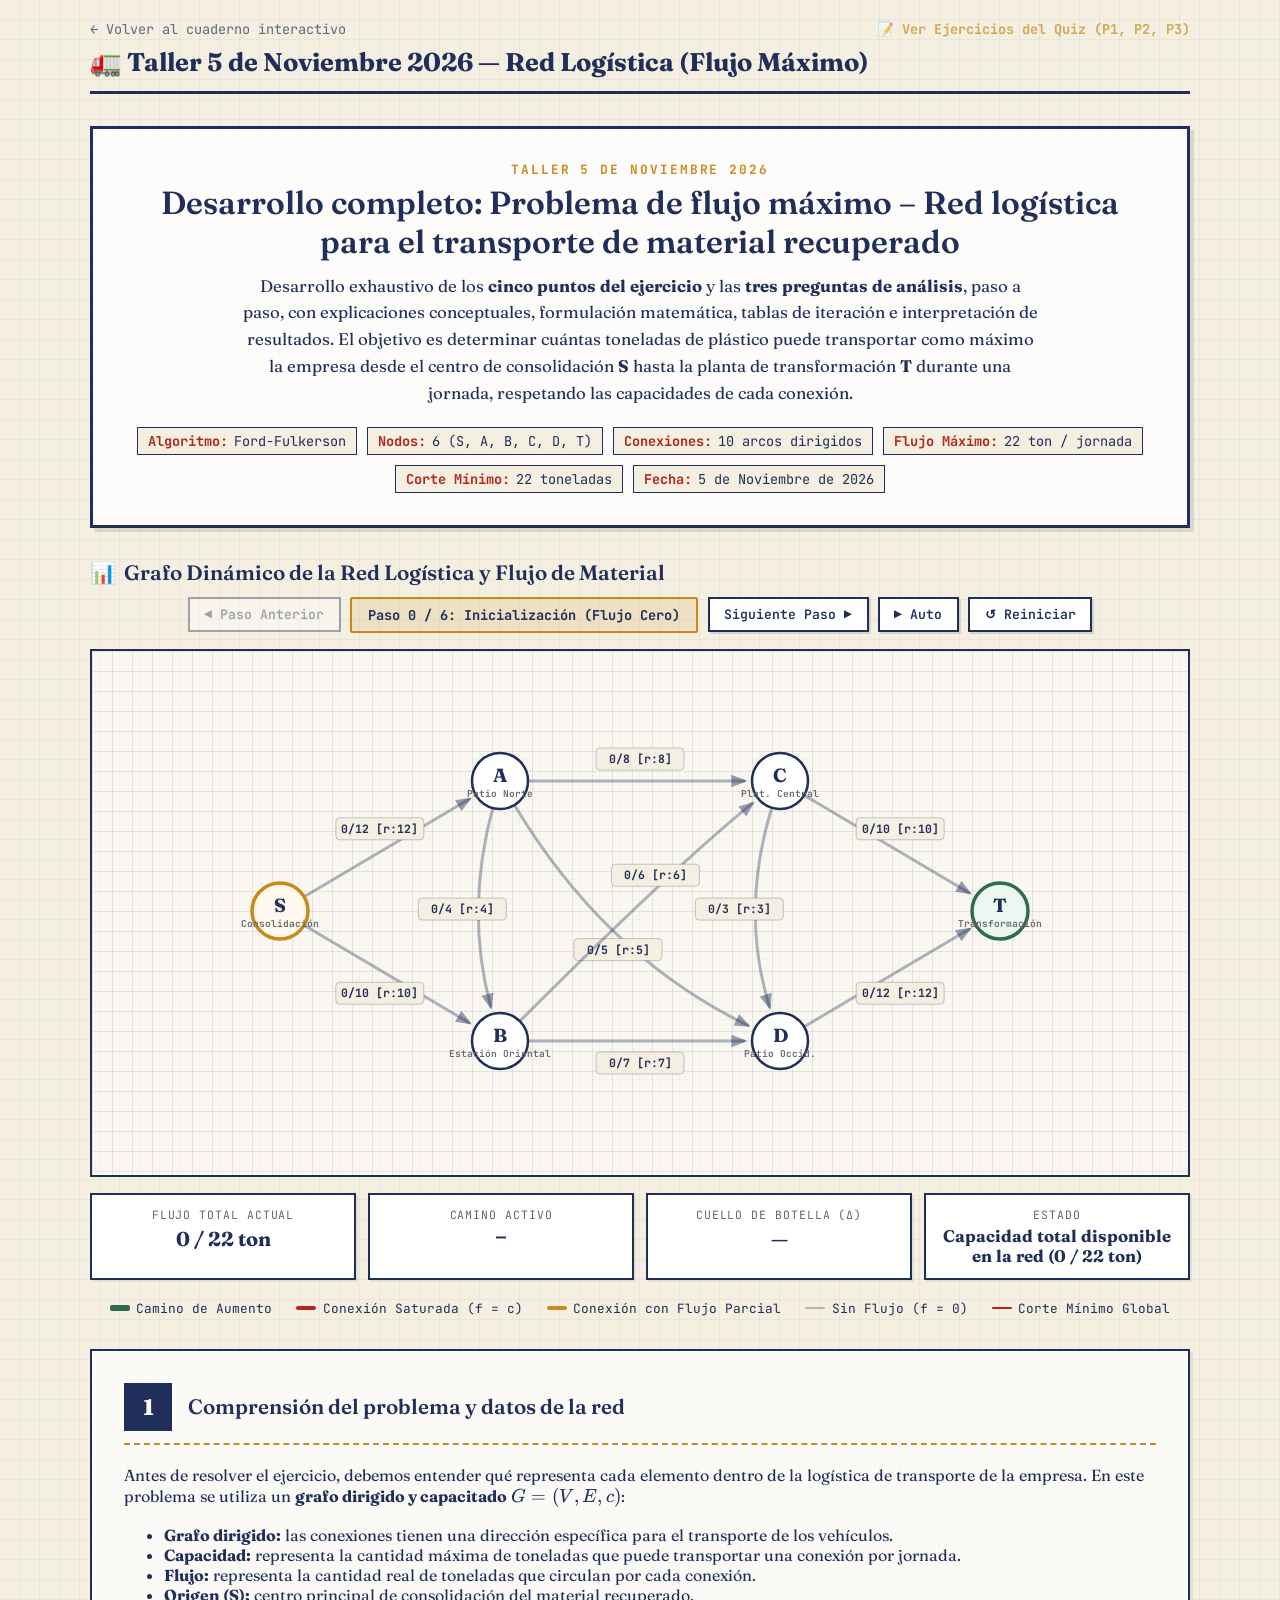
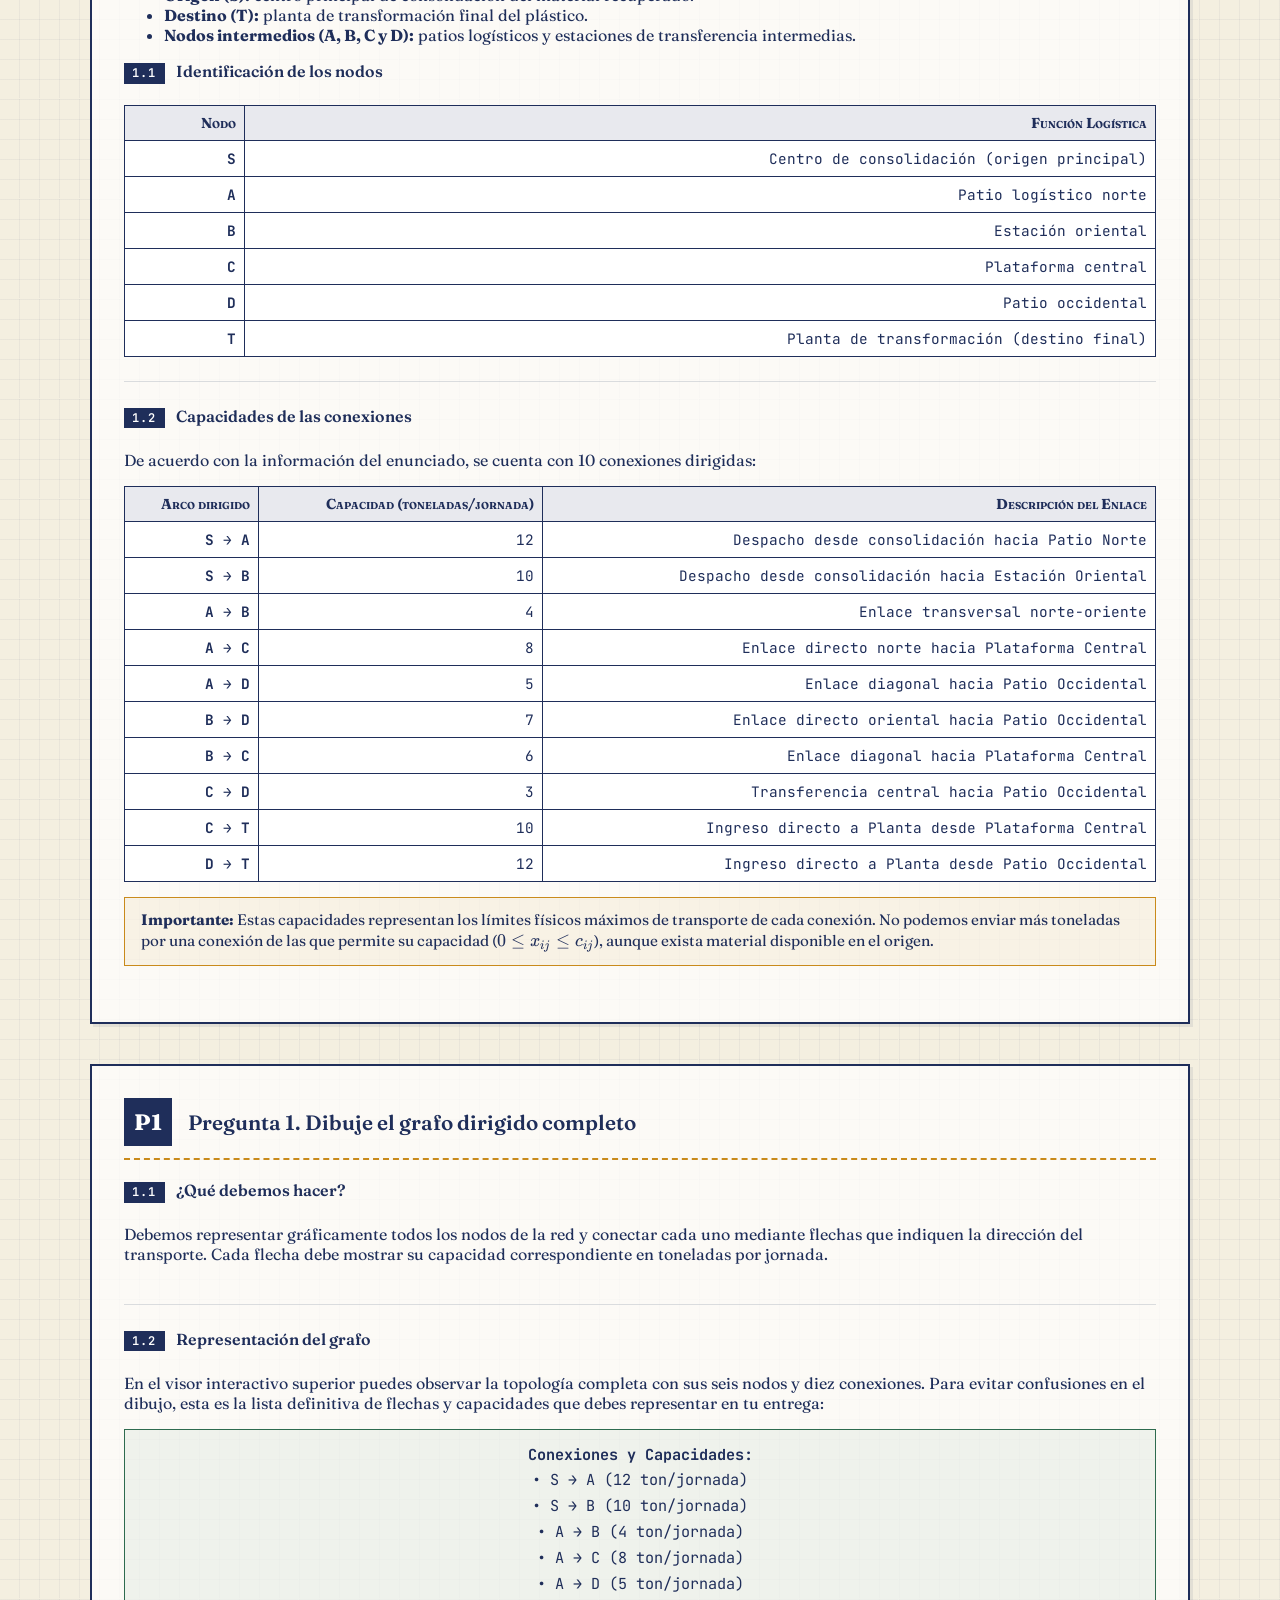
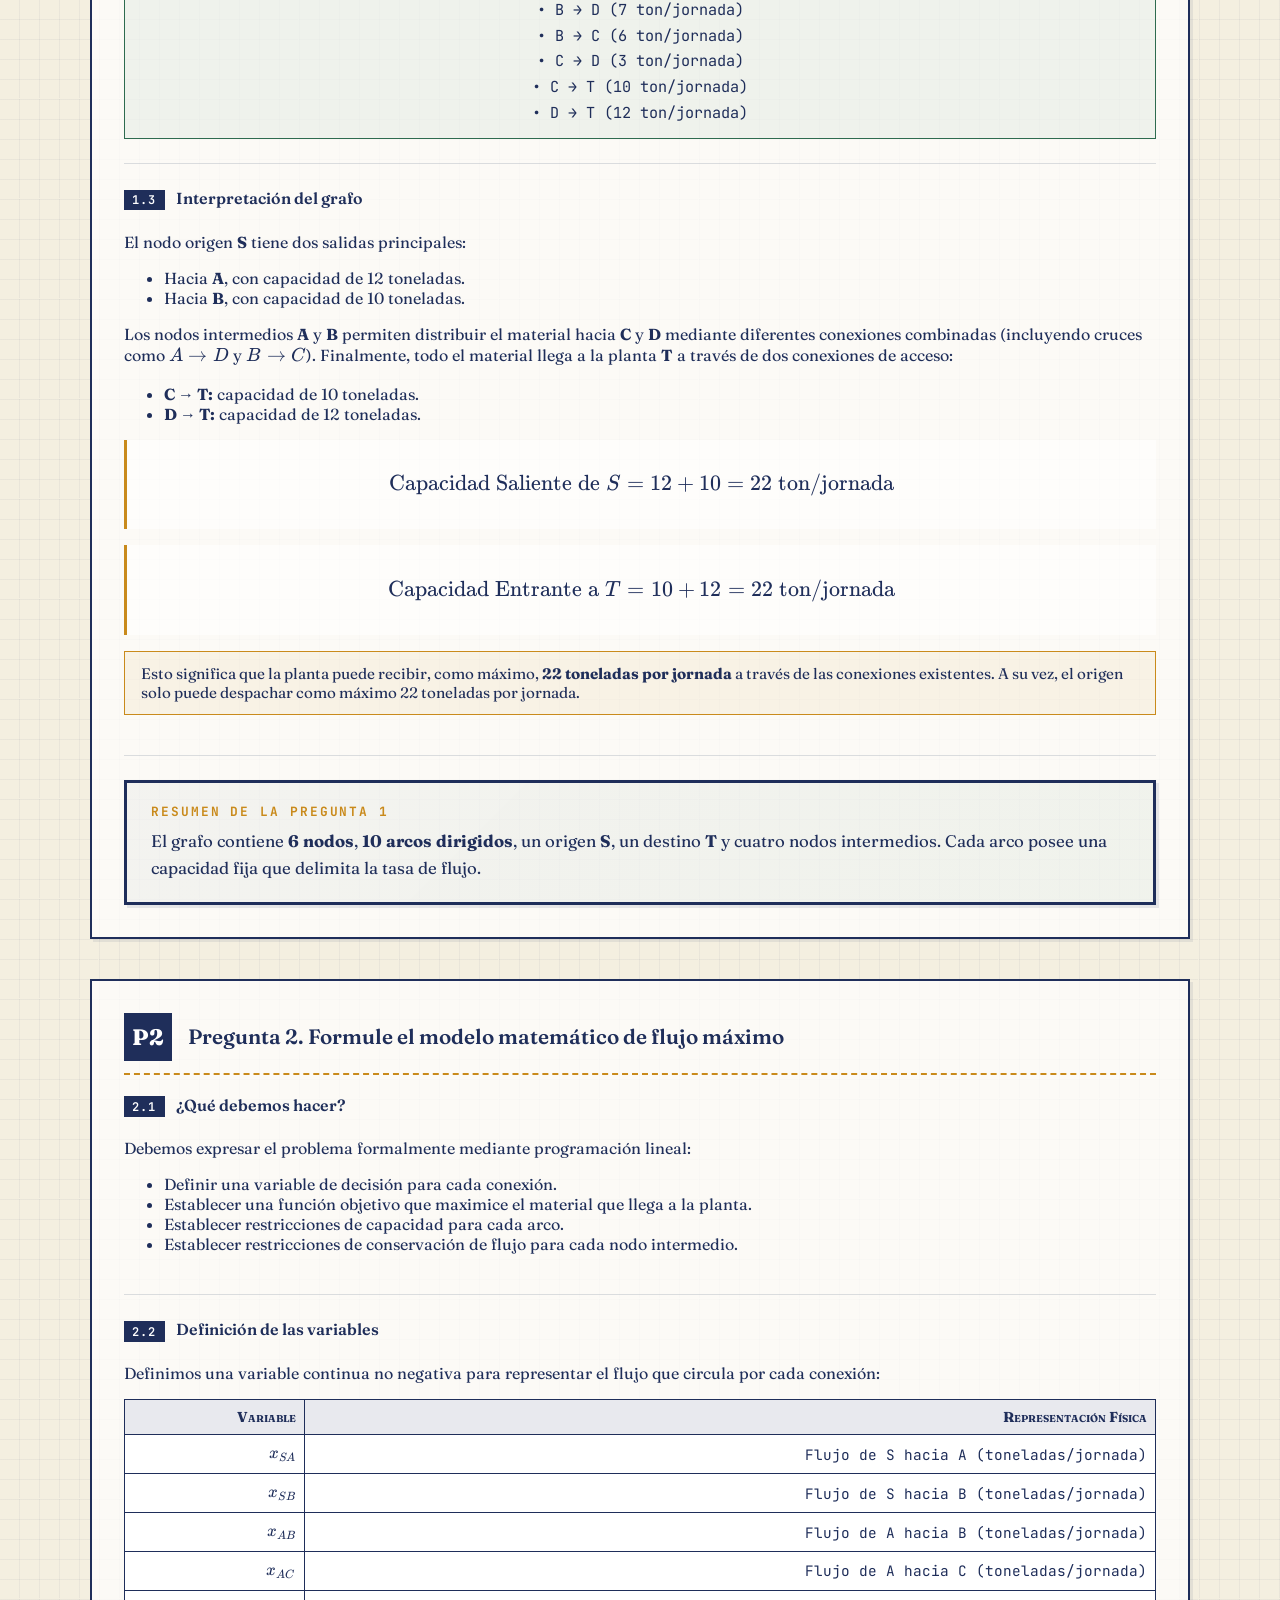
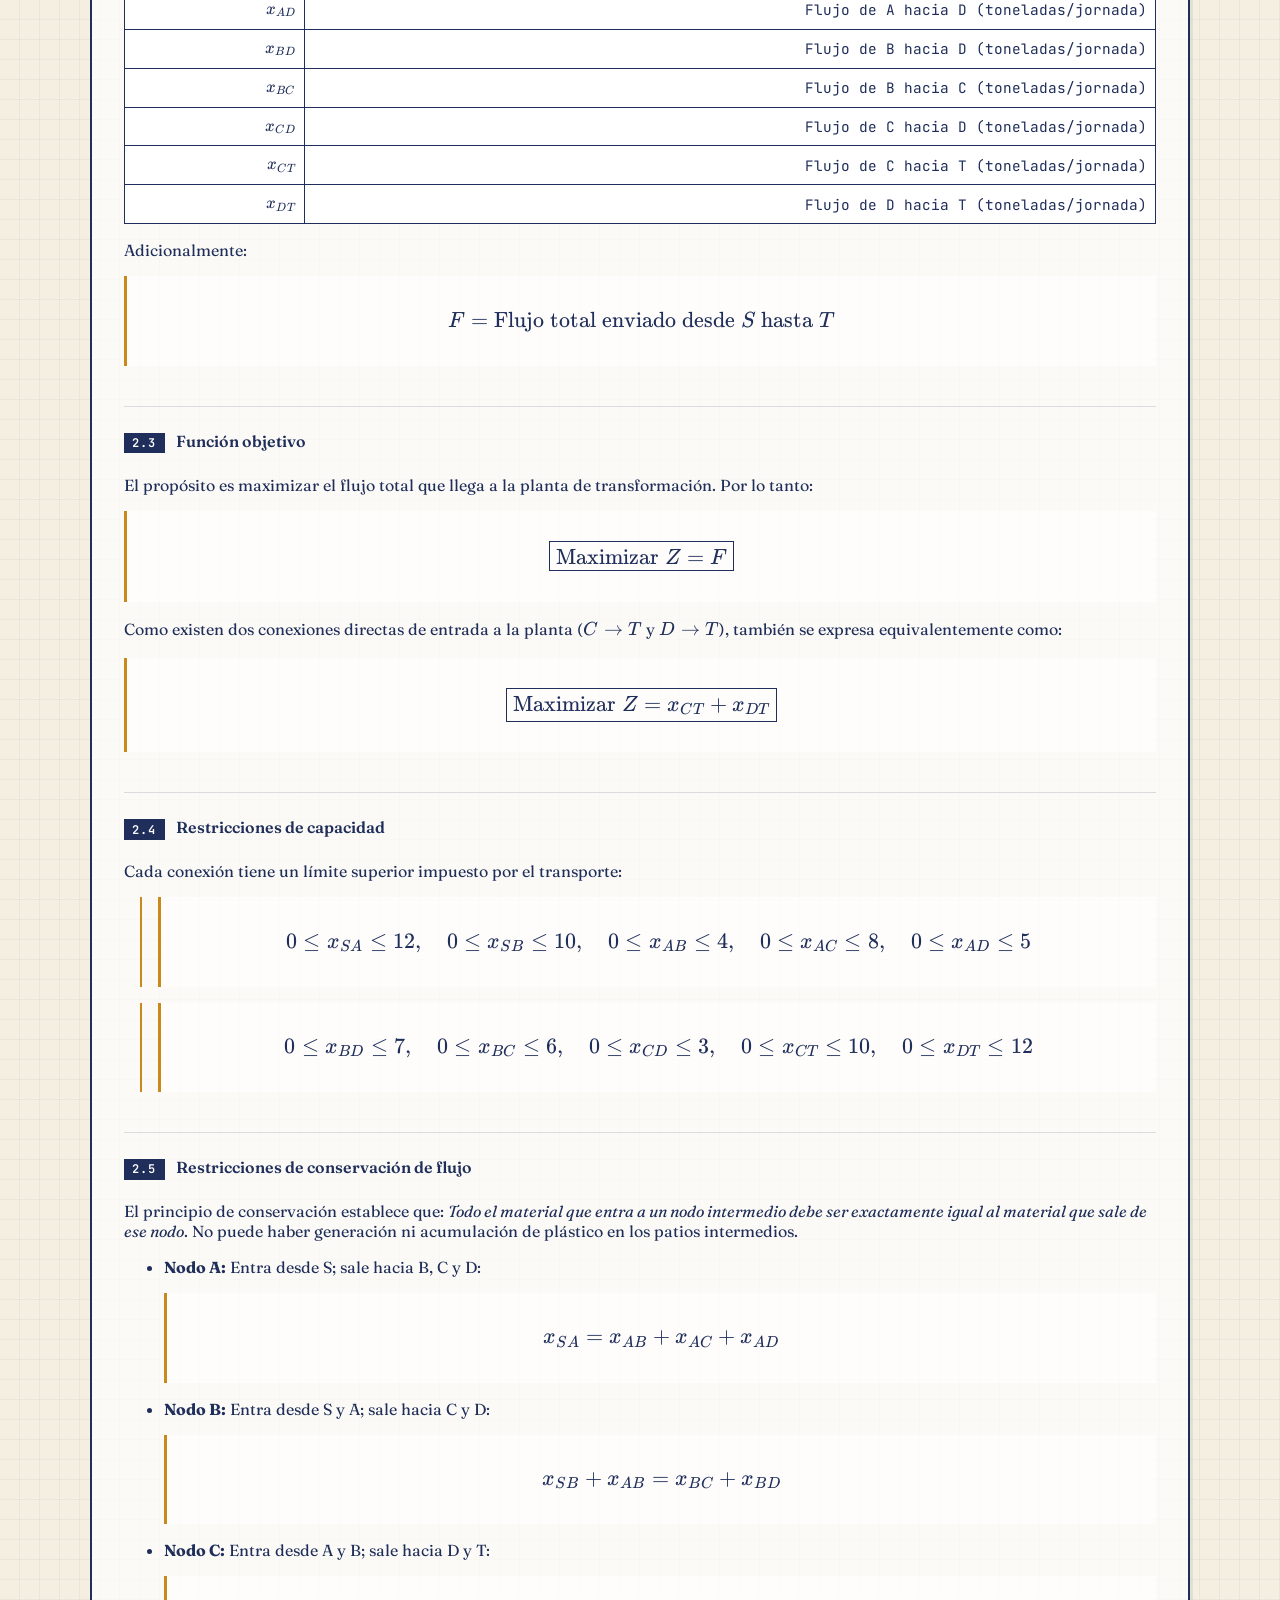
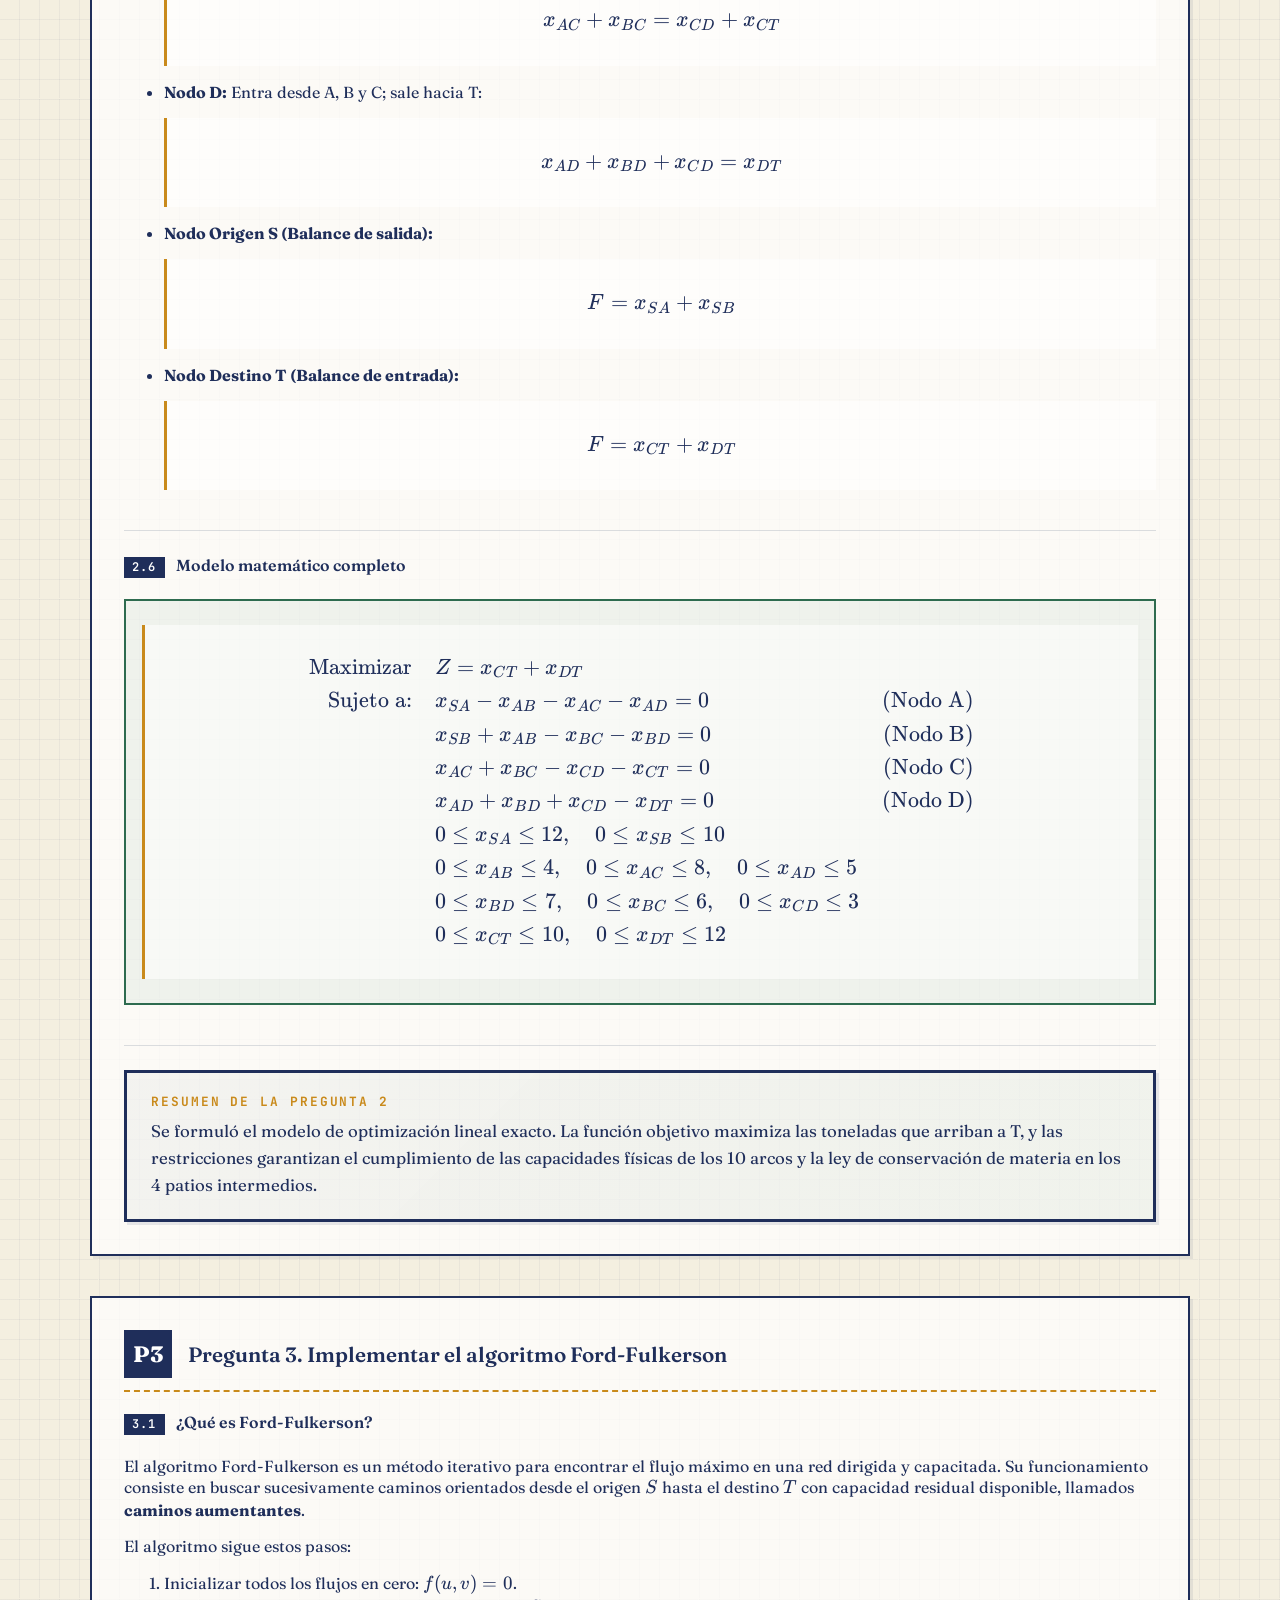
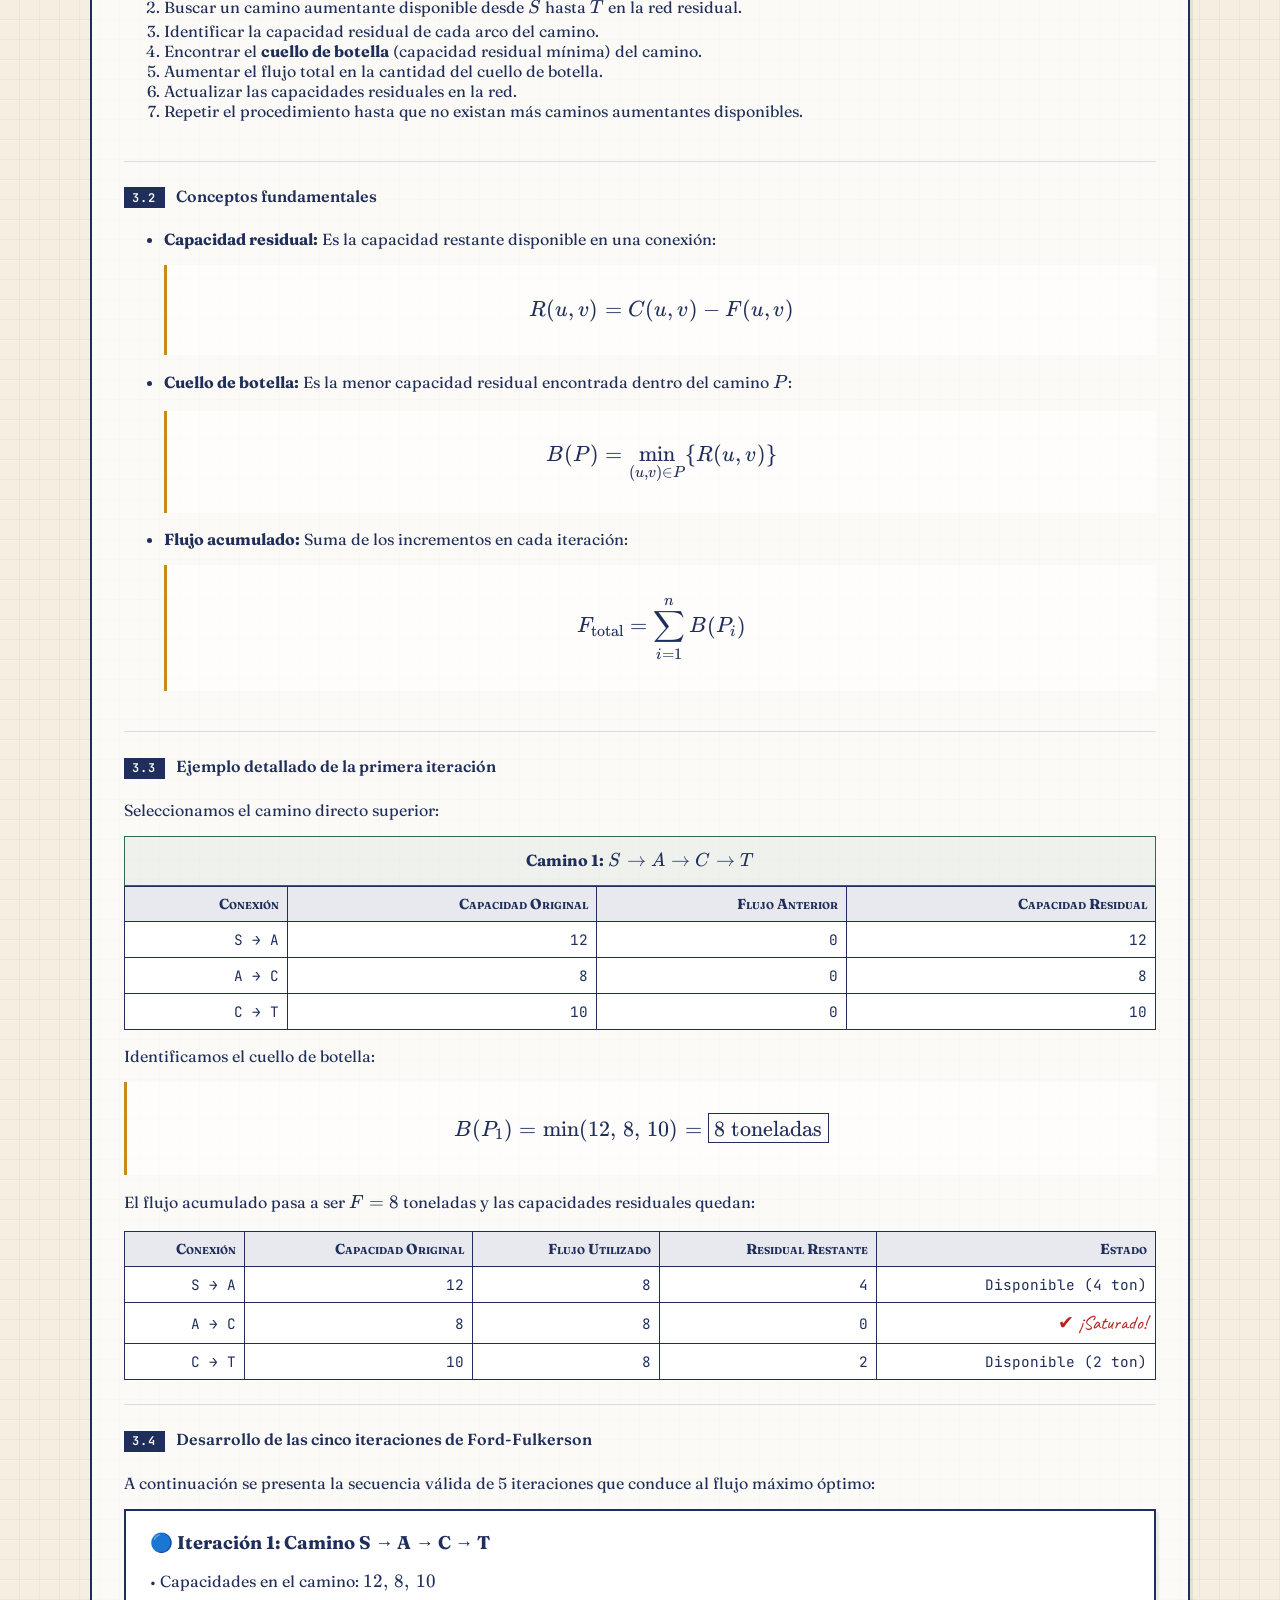
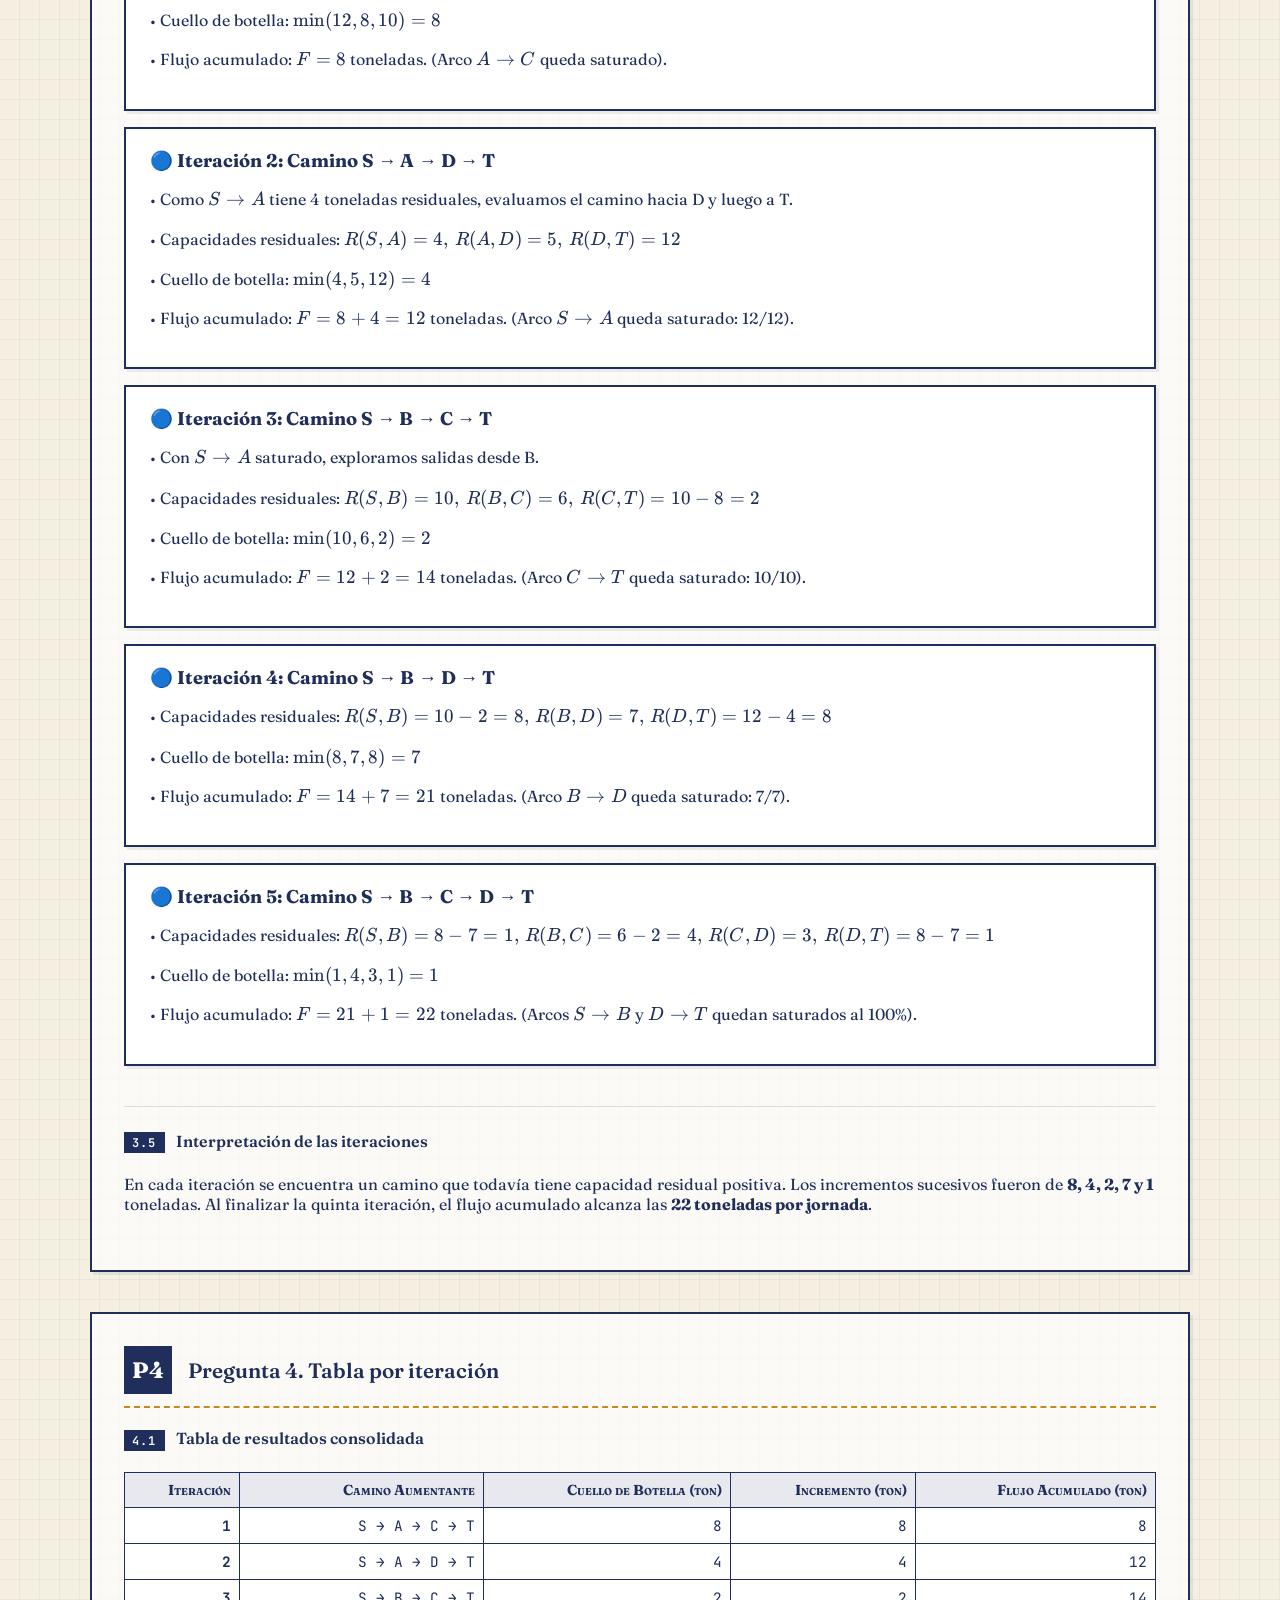
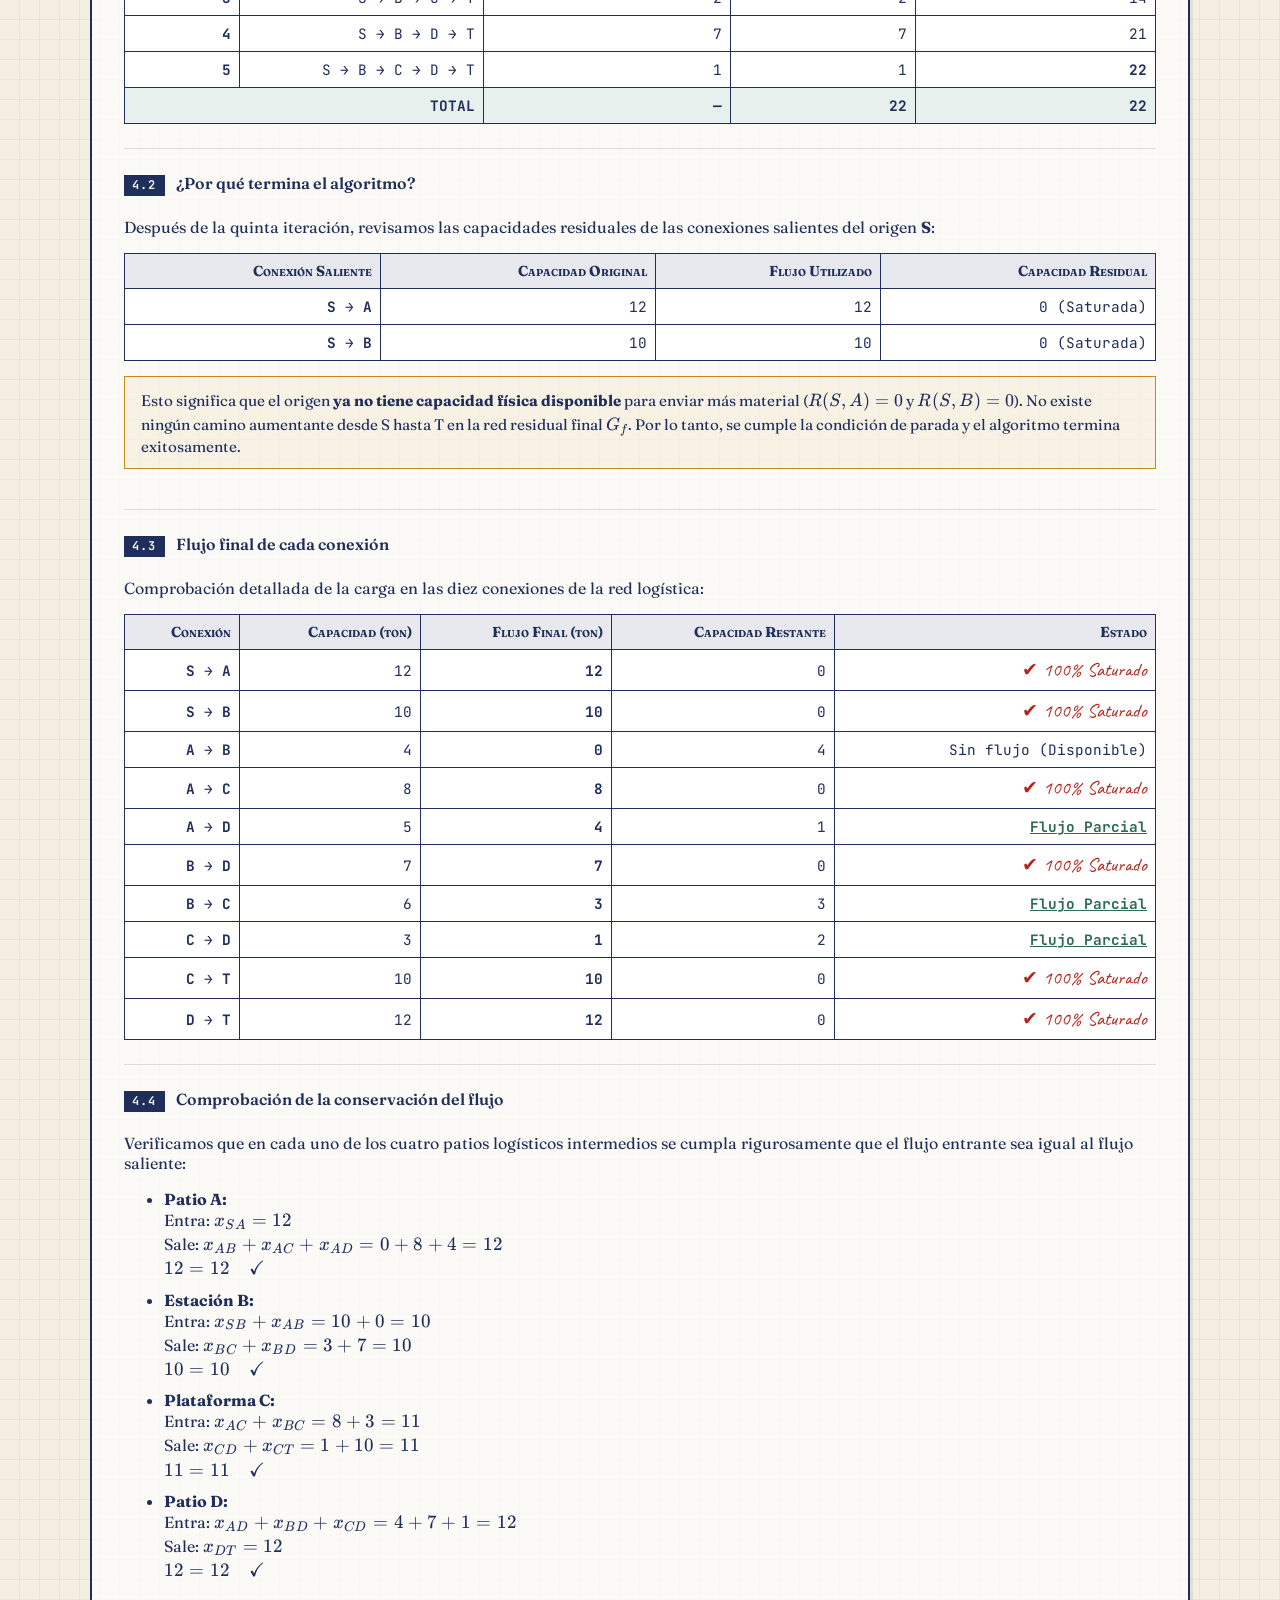
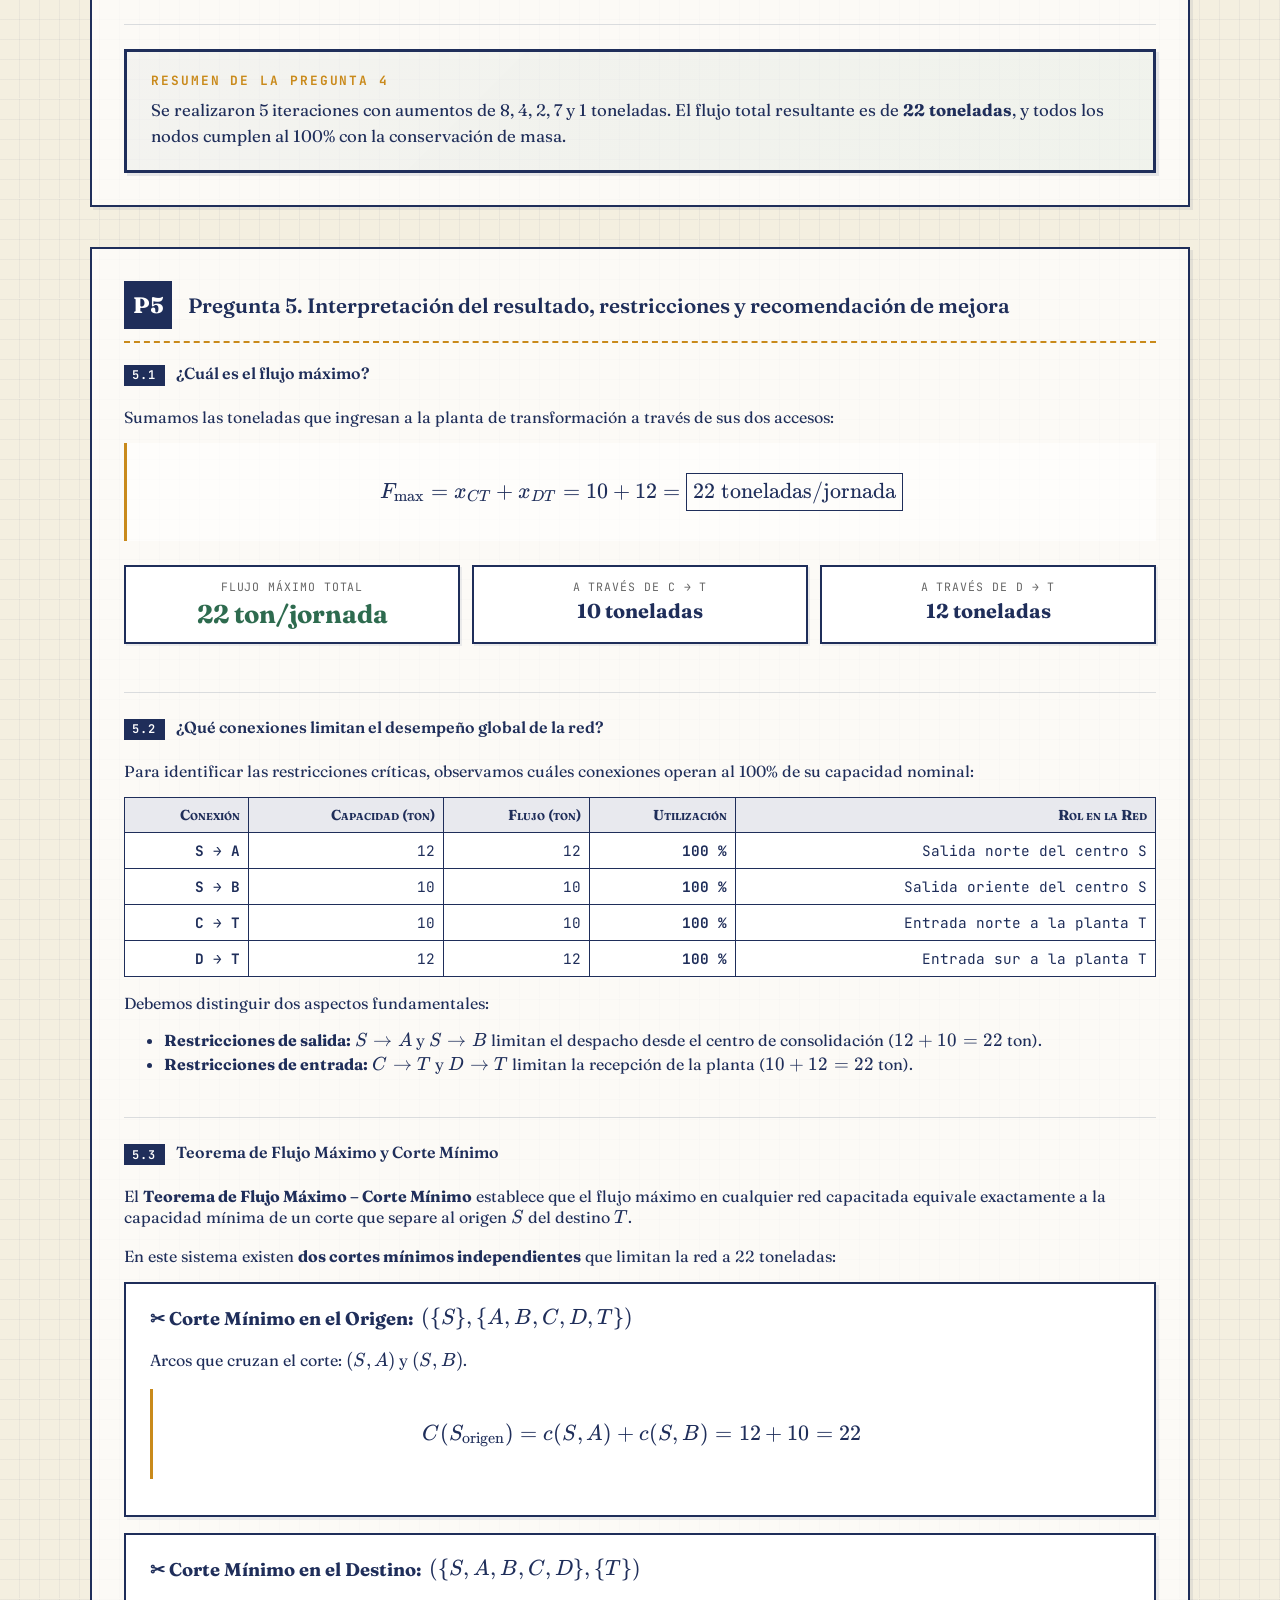
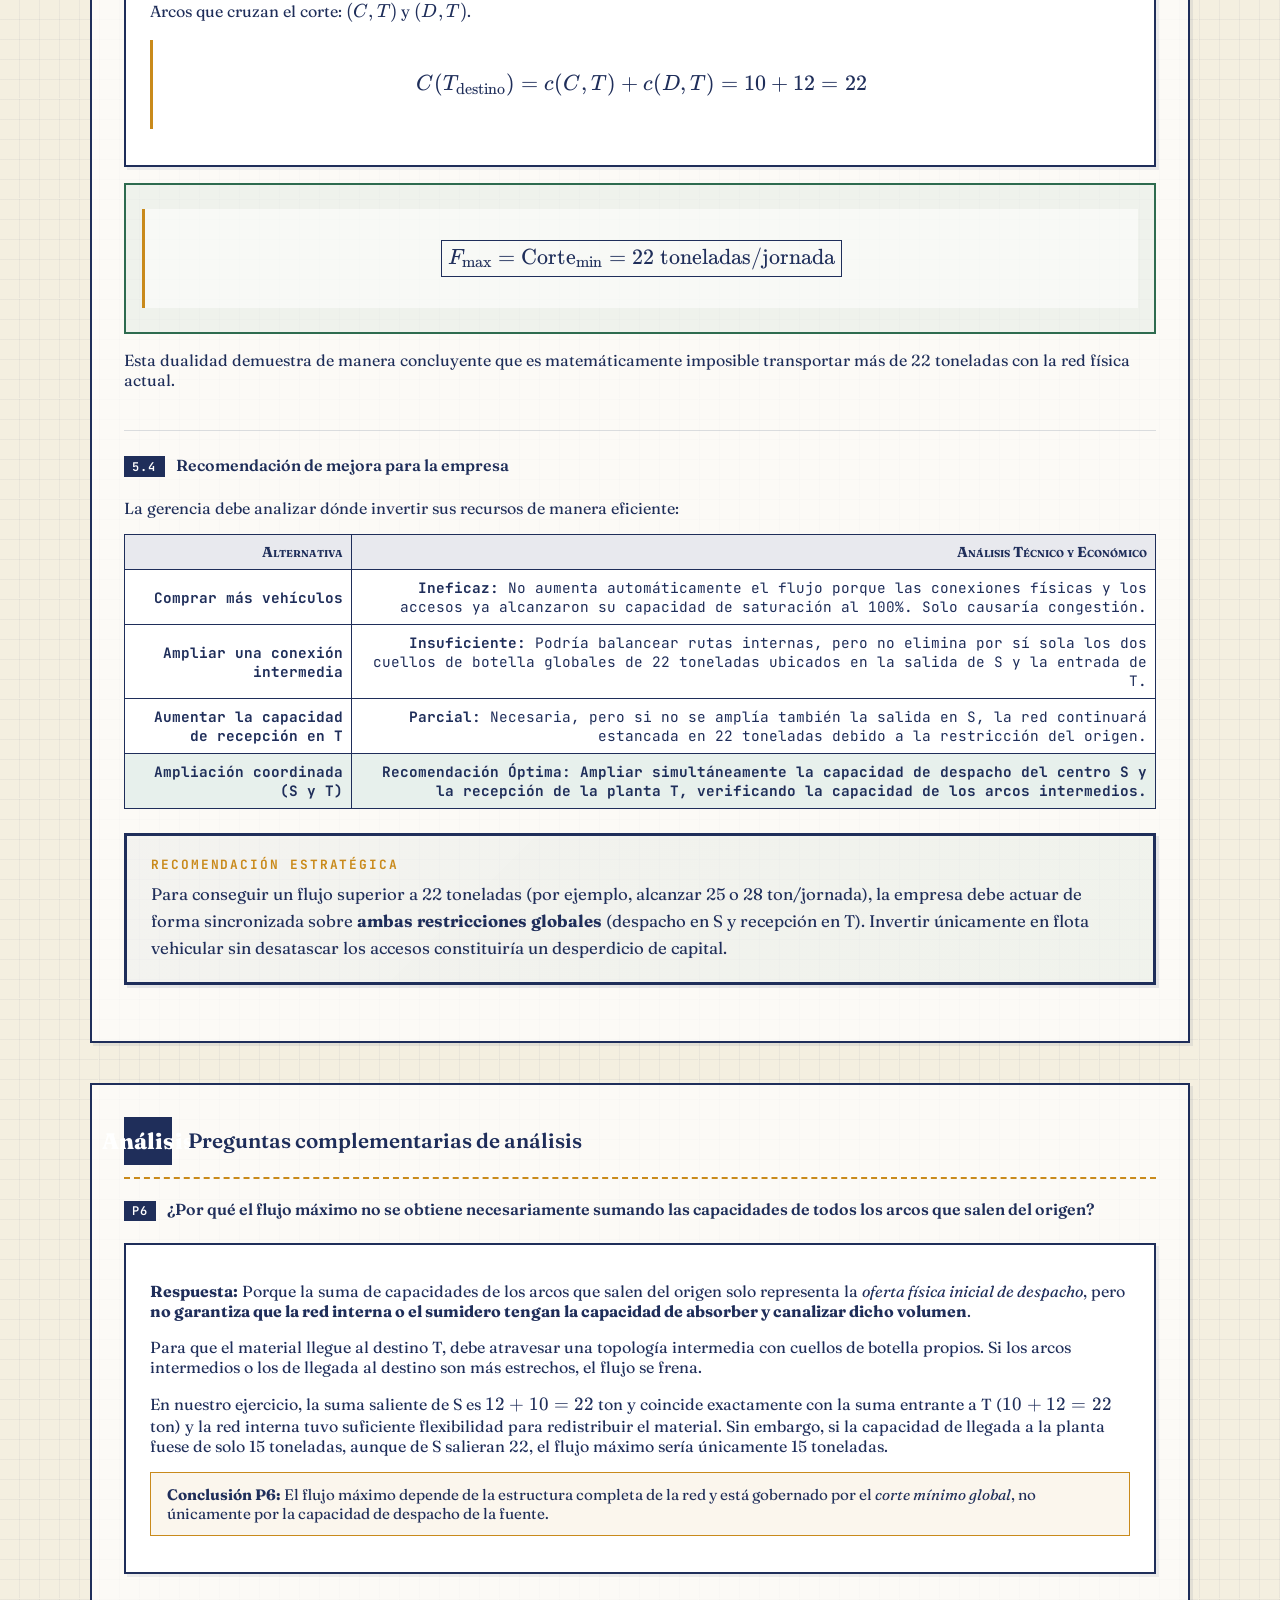
<file: dijkstra-web/taller-5-noviembre-2026.html>
<!DOCTYPE html>
<html lang="es">
<head>
    <meta charset="UTF-8">
    <meta name="viewport" content="width=device-width, initial-scale=1.0">
    <title>Taller 5 de Noviembre 2026 — Red Logística para el Transporte de Material Recuperado</title>
    <meta name="description" content="Solución completa del Taller 5 de Noviembre 2026: Problema de flujo máximo en la red logística de material recuperado con el Algoritmo de Ford-Fulkerson y Teorema del Corte Mínimo.">
    <link rel="icon" href="data:,">

    <link rel="preconnect" href="https://fonts.googleapis.com">
    <link rel="preconnect" href="https://fonts.gstatic.com" crossorigin>
    <link href="https://fonts.googleapis.com/css2?family=Caveat:wght@400..700&family=Fraunces:ital,opsz,wght@0,9..144,100..900;1,9..144,100..900&family=JetBrains+Mono:ital,wght@0,100..800;1,100..800&display=swap" rel="stylesheet">

    <link rel="stylesheet" href="vendor/katex/dist/katex.min.css">
    <script defer src="vendor/katex/dist/katex.min.js"></script>
    <script defer src="vendor/katex/dist/contrib/auto-render.min.js"></script>

    <link rel="stylesheet" href="styles/main.css">
    <link rel="stylesheet" href="styles/ejercicios.css">
</head>
<body>
    <!-- Top Navigation -->
    <nav class="ejercicios-top-nav">
        <div style="display:flex; justify-content:space-between; align-items:center; flex-wrap:wrap; gap:0.5rem;">
            <a href="./" class="back-link">← Volver al cuaderno interactivo</a>
            <a href="ejercicios.html" class="back-link" style="color:var(--ink-ochre); font-weight:bold;">📝 Ver Ejercicios del Quiz (P1, P2, P3)</a>
        </div>
        <h1 class="nav-title">🚛 Taller 5 de Noviembre 2026 — Red Logística (Flujo Máximo)</h1>
    </nav>

    <!-- ═══════════════════════════════════════════════════════════════ -->
    <!--  PANEL: TALLER 5 DE NOVIEMBRE 2026                            -->
    <!-- ═══════════════════════════════════════════════════════════════ -->
    <div class="problem-panel" id="panel-prob4" style="display:block;">
        <header class="problem-header">
            <div class="problem-number">Taller 5 de Noviembre 2026</div>
            <h2>Desarrollo completo: Problema de flujo máximo – Red logística para el transporte de material recuperado</h2>
            <p class="problem-statement">
                Desarrollo exhaustivo de los <strong>cinco puntos del ejercicio</strong> y las <strong>tres preguntas de análisis</strong>, paso a paso, con explicaciones conceptuales, formulación matemática, tablas de iteración e interpretación de resultados.
                El objetivo es determinar cuántas toneladas de plástico puede transportar como máximo la empresa desde el centro de consolidación <strong>S</strong> hasta la planta de transformación <strong>T</strong> durante una jornada, respetando las capacidades de cada conexión.
            </p>
            <div class="meta-strip">
                <span class="meta-pill"><strong>Algoritmo:</strong> Ford-Fulkerson</span>
                <span class="meta-pill"><strong>Nodos:</strong> 6 (S, A, B, C, D, T)</span>
                <span class="meta-pill"><strong>Conexiones:</strong> 10 arcos dirigidos</span>
                <span class="meta-pill"><strong>Flujo Máximo:</strong> 22 ton / jornada</span>
                <span class="meta-pill"><strong>Corte Mínimo:</strong> 22 toneladas</span>
                <span class="meta-pill"><strong>Fecha:</strong> 5 de Noviembre de 2026</span>
            </div>
        </header>

        <!-- SVG Graph for Problem 4 with Step Controls -->
        <section class="graph-section">
            <h3 class="section-title"><span class="section-icon">📊</span> Grafo Dinámico de la Red Logística y Flujo de Material</h3>
            
            <div class="graph-controls-bar">
                <button type="button" class="graph-ctrl-btn" id="p4-btn-prev">◀ Paso Anterior</button>
                <div class="step-indicator-badge" id="p4-step-indicator">Paso 0 / 6: Inicialización (Flujo Cero)</div>
                <button type="button" class="graph-ctrl-btn" id="p4-btn-next">Siguiente Paso ▶</button>
                <button type="button" class="graph-ctrl-btn" id="p4-btn-autoplay">▶ Auto</button>
                <button type="button" class="graph-ctrl-btn" id="p4-btn-reset">↺ Reiniciar</button>
            </div>

            <div class="graph-container">
                <svg id="graph-p4" width="100%" height="520" viewBox="0 0 900 520" preserveAspectRatio="xMidYMid meet"></svg>
            </div>

            <div class="flow-status-grid">
                <div class="flow-status-card">
                    <div class="flow-status-label">Flujo Total Actual</div>
                    <div class="flow-status-val" id="p4-stat-flow" style="color:var(--ink-green)">0 / 22 ton</div>
                </div>
                <div class="flow-status-card">
                    <div class="flow-status-label">Camino Activo</div>
                    <div class="flow-status-val" id="p4-stat-path" style="font-family:var(--font-mono); font-size:1.05rem;">—</div>
                </div>
                <div class="flow-status-card">
                    <div class="flow-status-label">Cuello de Botella (δ)</div>
                    <div class="flow-status-val" id="p4-stat-delta">—</div>
                </div>
                <div class="flow-status-card">
                    <div class="flow-status-label">Estado</div>
                    <div class="flow-status-val" id="p4-stat-status" style="font-size:1.05rem;">Inicialización</div>
                </div>
            </div>

            <div class="graph-legend" style="margin-top:1.25rem;">
                <span class="legend-item"><span class="legend-swatch" style="background:var(--ink-green); height:6px;"></span> Camino de Aumento</span>
                <span class="legend-item"><span class="legend-swatch" style="background:var(--ink-red); height:4px;"></span> Conexión Saturada (f = c)</span>
                <span class="legend-item"><span class="legend-swatch" style="background:var(--ink-ochre); height:4px;"></span> Conexión con Flujo Parcial</span>
                <span class="legend-item"><span class="legend-swatch" style="background:rgba(31,46,90,0.3); height:2px;"></span> Sin Flujo (f = 0)</span>
                <span class="legend-item"><span class="legend-swatch" style="background:var(--ink-red); border-top:2px dashed var(--ink-red); height:0;"></span> Corte Mínimo Global</span>
            </div>
        </section>

        <!-- ═══ 1. Comprensión del problema y datos de la red ═══ -->
        <section class="part-section" id="p4-intro">
            <div class="part-header">
                <span class="part-badge">1</span>
                <h3>Comprensión del problema y datos de la red</h3>
            </div>

            <p>
                Antes de resolver el ejercicio, debemos entender qué representa cada elemento dentro de la logística de transporte de la empresa.
                En este problema se utiliza un <strong>grafo dirigido y capacitado</strong> <span class="katex-inline" data-latex="G = (V, E, c)"></span>:
            </p>
            <ul>
                <li><strong>Grafo dirigido:</strong> las conexiones tienen una dirección específica para el transporte de los vehículos.</li>
                <li><strong>Capacidad:</strong> representa la cantidad máxima de toneladas que puede transportar una conexión por jornada.</li>
                <li><strong>Flujo:</strong> representa la cantidad real de toneladas que circulan por cada conexión.</li>
                <li><strong>Origen (S):</strong> centro principal de consolidación del material recuperado.</li>
                <li><strong>Destino (T):</strong> planta de transformación final del plástico.</li>
                <li><strong>Nodos intermedios (A, B, C y D):</strong> patios logísticos y estaciones de transferencia intermedias.</li>
            </ul>

            <div class="step-block">
                <h4><span class="step-num">1.1</span> Identificación de los nodos</h4>
                <table class="dijkstra-table">
                    <thead>
                        <tr><th>Nodo</th><th>Función Logística</th></tr>
                    </thead>
                    <tbody>
                        <tr><td><strong>S</strong></td><td>Centro de consolidación (origen principal)</td></tr>
                        <tr><td><strong>A</strong></td><td>Patio logístico norte</td></tr>
                        <tr><td><strong>B</strong></td><td>Estación oriental</td></tr>
                        <tr><td><strong>C</strong></td><td>Plataforma central</td></tr>
                        <tr><td><strong>D</strong></td><td>Patio occidental</td></tr>
                        <tr><td><strong>T</strong></td><td>Planta de transformación (destino final)</td></tr>
                    </tbody>
                </table>
            </div>

            <div class="step-block">
                <h4><span class="step-num">1.2</span> Capacidades de las conexiones</h4>
                <p>De acuerdo con la información del enunciado, se cuenta con 10 conexiones dirigidas:</p>
                <table class="dijkstra-table">
                    <thead>
                        <tr><th>Arco dirigido</th><th>Capacidad (toneladas/jornada)</th><th>Descripción del Enlace</th></tr>
                    </thead>
                    <tbody>
                        <tr><td><strong>S → A</strong></td><td>12</td><td>Despacho desde consolidación hacia Patio Norte</td></tr>
                        <tr><td><strong>S → B</strong></td><td>10</td><td>Despacho desde consolidación hacia Estación Oriental</td></tr>
                        <tr><td><strong>A → B</strong></td><td>4</td><td>Enlace transversal norte-oriente</td></tr>
                        <tr><td><strong>A → C</strong></td><td>8</td><td>Enlace directo norte hacia Plataforma Central</td></tr>
                        <tr><td><strong>A → D</strong></td><td>5</td><td>Enlace diagonal hacia Patio Occidental</td></tr>
                        <tr><td><strong>B → D</strong></td><td>7</td><td>Enlace directo oriental hacia Patio Occidental</td></tr>
                        <tr><td><strong>B → C</strong></td><td>6</td><td>Enlace diagonal hacia Plataforma Central</td></tr>
                        <tr><td><strong>C → D</strong></td><td>3</td><td>Transferencia central hacia Patio Occidental</td></tr>
                        <tr><td><strong>C → T</strong></td><td>10</td><td>Ingreso directo a Planta desde Plataforma Central</td></tr>
                        <tr><td><strong>D → T</strong></td><td>12</td><td>Ingreso directo a Planta desde Patio Occidental</td></tr>
                    </tbody>
                </table>
                <p class="note-box">
                    <strong>Importante:</strong> Estas capacidades representan los límites físicos máximos de transporte de cada conexión. No podemos enviar más toneladas por una conexión de las que permite su capacidad (<span class="katex-inline" data-latex="0 \le x_{ij} \le c_{ij}"></span>), aunque exista material disponible en el origen.
                </p>
            </div>
        </section>

        <!-- ═══ Pregunta 1: Dibuje el grafo dirigido completo ═══ -->
        <section class="part-section" id="p4-q1">
            <div class="part-header">
                <span class="part-badge">P1</span>
                <h3>Pregunta 1. Dibuje el grafo dirigido completo</h3>
            </div>

            <div class="step-block">
                <h4><span class="step-num">1.1</span> ¿Qué debemos hacer?</h4>
                <p>
                    Debemos representar gráficamente todos los nodos de la red y conectar cada uno mediante flechas que indiquen la dirección del transporte.
                    Cada flecha debe mostrar su capacidad correspondiente en toneladas por jornada.
                </p>
            </div>

            <div class="step-block">
                <h4><span class="step-num">1.2</span> Representación del grafo</h4>
                <p>
                    En el visor interactivo superior puedes observar la topología completa con sus seis nodos y diez conexiones.
                    Para evitar confusiones en el dibujo, esta es la lista definitiva de flechas y capacidades que debes representar en tu entrega:
                </p>
                <div class="tree-result" style="font-family:var(--font-mono); font-size:0.95rem; line-height:1.7;">
                    <strong>Conexiones y Capacidades:</strong><br>
                    • S → A (12 ton/jornada)<br>
                    • S → B (10 ton/jornada)<br>
                    • A → B (4 ton/jornada)<br>
                    • A → C (8 ton/jornada)<br>
                    • A → D (5 ton/jornada)<br>
                    • B → D (7 ton/jornada)<br>
                    • B → C (6 ton/jornada)<br>
                    • C → D (3 ton/jornada)<br>
                    • C → T (10 ton/jornada)<br>
                    • D → T (12 ton/jornada)
                </div>
            </div>

            <div class="step-block">
                <h4><span class="step-num">1.3</span> Interpretación del grafo</h4>
                <p>El nodo origen <strong>S</strong> tiene dos salidas principales:</p>
                <ul>
                    <li>Hacia <strong>A</strong>, con capacidad de 12 toneladas.</li>
                    <li>Hacia <strong>B</strong>, con capacidad de 10 toneladas.</li>
                </ul>
                <p>
                    Los nodos intermedios <strong>A</strong> y <strong>B</strong> permiten distribuir el material hacia <strong>C</strong> y <strong>D</strong> mediante diferentes conexiones combinadas (incluyendo cruces como <span class="katex-inline" data-latex="A \to D"></span> y <span class="katex-inline" data-latex="B \to C"></span>).
                    Finalmente, todo el material llega a la planta <strong>T</strong> a través de dos conexiones de acceso:
                </p>
                <ul>
                    <li><strong>C → T:</strong> capacidad de 10 toneladas.</li>
                    <li><strong>D → T:</strong> capacidad de 12 toneladas.</li>
                </ul>
                <div class="math-display" data-latex="\text{Capacidad Saliente de } S = 12 + 10 = 22 \text{ ton/jornada}"></div>
                <div class="math-display" data-latex="\text{Capacidad Entrante a } T = 10 + 12 = 22 \text{ ton/jornada}"></div>
                <p class="note-box">
                    Esto significa que la planta puede recibir, como máximo, <strong>22 toneladas por jornada</strong> a través de las conexiones existentes. A su vez, el origen solo puede despachar como máximo 22 toneladas por jornada.
                </p>
            </div>

            <div class="answer-box">
                <div class="answer-label">Resumen de la pregunta 1</div>
                <p>El grafo contiene <strong>6 nodos</strong>, <strong>10 arcos dirigidos</strong>, un origen <strong>S</strong>, un destino <strong>T</strong> y cuatro nodos intermedios. Cada arco posee una capacidad fija que delimita la tasa de flujo.</p>
            </div>
        </section>

        <!-- ═══ Pregunta 2: Formule el modelo matemático ═══ -->
        <section class="part-section" id="p4-q2">
            <div class="part-header">
                <span class="part-badge">P2</span>
                <h3>Pregunta 2. Formule el modelo matemático de flujo máximo</h3>
            </div>

            <div class="step-block">
                <h4><span class="step-num">2.1</span> ¿Qué debemos hacer?</h4>
                <p>
                    Debemos expresar el problema formalmente mediante programación lineal:
                </p>
                <ul>
                    <li>Definir una variable de decisión para cada conexión.</li>
                    <li>Establecer una función objetivo que maximice el material que llega a la planta.</li>
                    <li>Establecer restricciones de capacidad para cada arco.</li>
                    <li>Establecer restricciones de conservación de flujo para cada nodo intermedio.</li>
                </ul>
            </div>

            <div class="step-block">
                <h4><span class="step-num">2.2</span> Definición de las variables</h4>
                <p>Definimos una variable continua no negativa para representar el flujo que circula por cada conexión:</p>
                <table class="dijkstra-table">
                    <thead>
                        <tr><th>Variable</th><th>Representación Física</th></tr>
                    </thead>
                    <tbody>
                        <tr><td><span class="katex-inline" data-latex="x_{SA}"></span></td><td>Flujo de S hacia A (toneladas/jornada)</td></tr>
                        <tr><td><span class="katex-inline" data-latex="x_{SB}"></span></td><td>Flujo de S hacia B (toneladas/jornada)</td></tr>
                        <tr><td><span class="katex-inline" data-latex="x_{AB}"></span></td><td>Flujo de A hacia B (toneladas/jornada)</td></tr>
                        <tr><td><span class="katex-inline" data-latex="x_{AC}"></span></td><td>Flujo de A hacia C (toneladas/jornada)</td></tr>
                        <tr><td><span class="katex-inline" data-latex="x_{AD}"></span></td><td>Flujo de A hacia D (toneladas/jornada)</td></tr>
                        <tr><td><span class="katex-inline" data-latex="x_{BD}"></span></td><td>Flujo de B hacia D (toneladas/jornada)</td></tr>
                        <tr><td><span class="katex-inline" data-latex="x_{BC}"></span></td><td>Flujo de B hacia C (toneladas/jornada)</td></tr>
                        <tr><td><span class="katex-inline" data-latex="x_{CD}"></span></td><td>Flujo de C hacia D (toneladas/jornada)</td></tr>
                        <tr><td><span class="katex-inline" data-latex="x_{CT}"></span></td><td>Flujo de C hacia T (toneladas/jornada)</td></tr>
                        <tr><td><span class="katex-inline" data-latex="x_{DT}"></span></td><td>Flujo de D hacia T (toneladas/jornada)</td></tr>
                    </tbody>
                </table>
                <p>Adicionalmente:</p>
                <div class="math-display" data-latex="F = \text{Flujo total enviado desde } S \text{ hasta } T"></div>
            </div>

            <div class="step-block">
                <h4><span class="step-num">2.3</span> Función objetivo</h4>
                <p>El propósito es maximizar el flujo total que llega a la planta de transformación. Por lo tanto:</p>
                <div class="math-display" data-latex="\boxed{\text{Maximizar } Z = F}"></div>
                <p>Como existen dos conexiones directas de entrada a la planta (<span class="katex-inline" data-latex="C \to T"></span> y <span class="katex-inline" data-latex="D \to T"></span>), también se expresa equivalentemente como:</p>
                <div class="math-display" data-latex="\boxed{\text{Maximizar } Z = x_{CT} + x_{DT}}"></div>
            </div>

            <div class="step-block">
                <h4><span class="step-num">2.4</span> Restricciones de capacidad</h4>
                <p>Cada conexión tiene un límite superior impuesto por el transporte:</p>
                <div class="equation-row"><div class="math-display" data-latex="0 \le x_{SA} \le 12, \quad 0 \le x_{SB} \le 10, \quad 0 \le x_{AB} \le 4, \quad 0 \le x_{AC} \le 8, \quad 0 \le x_{AD} \le 5"></div></div>
                <div class="equation-row"><div class="math-display" data-latex="0 \le x_{BD} \le 7, \quad 0 \le x_{BC} \le 6, \quad 0 \le x_{CD} \le 3, \quad 0 \le x_{CT} \le 10, \quad 0 \le x_{DT} \le 12"></div></div>
            </div>

            <div class="step-block">
                <h4><span class="step-num">2.5</span> Restricciones de conservación de flujo</h4>
                <p>
                    El principio de conservación establece que: <em>Todo el material que entra a un nodo intermedio debe ser exactamente igual al material que sale de ese nodo</em>. No puede haber generación ni acumulación de plástico en los patios intermedios.
                </p>
                <ul>
                    <li><strong>Nodo A:</strong> Entra desde S; sale hacia B, C y D:<br>
                        <div class="math-display" data-latex="x_{SA} = x_{AB} + x_{AC} + x_{AD}"></div>
                    </li>
                    <li><strong>Nodo B:</strong> Entra desde S y A; sale hacia C y D:<br>
                        <div class="math-display" data-latex="x_{SB} + x_{AB} = x_{BC} + x_{BD}"></div>
                    </li>
                    <li><strong>Nodo C:</strong> Entra desde A y B; sale hacia D y T:<br>
                        <div class="math-display" data-latex="x_{AC} + x_{BC} = x_{CD} + x_{CT}"></div>
                    </li>
                    <li><strong>Nodo D:</strong> Entra desde A, B y C; sale hacia T:<br>
                        <div class="math-display" data-latex="x_{AD} + x_{BD} + x_{CD} = x_{DT}"></div>
                    </li>
                    <li><strong>Nodo Origen S (Balance de salida):</strong><br>
                        <div class="math-display" data-latex="F = x_{SA} + x_{SB}"></div>
                    </li>
                    <li><strong>Nodo Destino T (Balance de entrada):</strong><br>
                        <div class="math-display" data-latex="F = x_{CT} + x_{DT}"></div>
                    </li>
                </ul>
            </div>

            <div class="step-block">
                <h4><span class="step-num">2.6</span> Modelo matemático completo</h4>
                <div class="result-box">
                    <div class="math-display" data-latex="\begin{aligned}
\text{Maximizar} \quad & Z = x_{CT} + x_{DT} \\
\text{Sujeto a:} \quad & x_{SA} - x_{AB} - x_{AC} - x_{AD} = 0 & \text{(Nodo A)} \\
& x_{SB} + x_{AB} - x_{BC} - x_{BD} = 0 & \text{(Nodo B)} \\
& x_{AC} + x_{BC} - x_{CD} - x_{CT} = 0 & \text{(Nodo C)} \\
& x_{AD} + x_{BD} + x_{CD} - x_{DT} = 0 & \text{(Nodo D)} \\
& 0 \le x_{SA} \le 12, \quad 0 \le x_{SB} \le 10 \\
& 0 \le x_{AB} \le 4, \quad 0 \le x_{AC} \le 8, \quad 0 \le x_{AD} \le 5 \\
& 0 \le x_{BD} \le 7, \quad 0 \le x_{BC} \le 6, \quad 0 \le x_{CD} \le 3 \\
& 0 \le x_{CT} \le 10, \quad 0 \le x_{DT} \le 12
\end{aligned}"></div>
                </div>
            </div>

            <div class="answer-box">
                <div class="answer-label">Resumen de la pregunta 2</div>
                <p>Se formuló el modelo de optimización lineal exacto. La función objetivo maximiza las toneladas que arriban a T, y las restricciones garantizan el cumplimiento de las capacidades físicas de los 10 arcos y la ley de conservación de materia en los 4 patios intermedios.</p>
            </div>
        </section>

        <!-- ═══ Pregunta 3: Algoritmo Ford-Fulkerson ═══ -->
        <section class="part-section" id="p4-q3">
            <div class="part-header">
                <span class="part-badge">P3</span>
                <h3>Pregunta 3. Implementar el algoritmo Ford-Fulkerson</h3>
            </div>

            <div class="step-block">
                <h4><span class="step-num">3.1</span> ¿Qué es Ford-Fulkerson?</h4>
                <p>
                    El algoritmo Ford-Fulkerson es un método iterativo para encontrar el flujo máximo en una red dirigida y capacitada.
                    Su funcionamiento consiste en buscar sucesivamente caminos orientados desde el origen <span class="katex-inline" data-latex="S"></span> hasta el destino <span class="katex-inline" data-latex="T"></span> con capacidad residual disponible, llamados <strong>caminos aumentantes</strong>.
                </p>
                <p>El algoritmo sigue estos pasos:</p>
                <ol>
                    <li>Inicializar todos los flujos en cero: <span class="katex-inline" data-latex="f(u,v) = 0"></span>.</li>
                    <li>Buscar un camino aumentante disponible desde <span class="katex-inline" data-latex="S"></span> hasta <span class="katex-inline" data-latex="T"></span> en la red residual.</li>
                    <li>Identificar la capacidad residual de cada arco del camino.</li>
                    <li>Encontrar el <strong>cuello de botella</strong> (capacidad residual mínima) del camino.</li>
                    <li>Aumentar el flujo total en la cantidad del cuello de botella.</li>
                    <li>Actualizar las capacidades residuales en la red.</li>
                    <li>Repetir el procedimiento hasta que no existan más caminos aumentantes disponibles.</li>
                </ol>
            </div>

            <div class="step-block">
                <h4><span class="step-num">3.2</span> Conceptos fundamentales</h4>
                <ul>
                    <li>
                        <strong>Capacidad residual:</strong> Es la capacidad restante disponible en una conexión:
                        <div class="math-display" data-latex="R(u,v) = C(u,v) - F(u,v)"></div>
                    </li>
                    <li>
                        <strong>Cuello de botella:</strong> Es la menor capacidad residual encontrada dentro del camino <span class="katex-inline" data-latex="P"></span>:
                        <div class="math-display" data-latex="B(P) = \min_{(u,v) \in P} \{ R(u,v) \}"></div>
                    </li>
                    <li>
                        <strong>Flujo acumulado:</strong> Suma de los incrementos en cada iteración:
                        <div class="math-display" data-latex="F_{\text{total}} = \sum_{i=1}^{n} B(P_i)"></div>
                    </li>
                </ul>
            </div>

            <div class="step-block">
                <h4><span class="step-num">3.3</span> Ejemplo detallado de la primera iteración</h4>
                <p>Seleccionamos el camino directo superior:</p>
                <div class="tree-result">
                    <strong>Camino 1:</strong> <span class="katex-inline" data-latex="S \to A \to C \to T"></span>
                </div>
                <table class="dijkstra-table">
                    <thead>
                        <tr><th>Conexión</th><th>Capacidad Original</th><th>Flujo Anterior</th><th>Capacidad Residual</th></tr>
                    </thead>
                    <tbody>
                        <tr><td>S → A</td><td>12</td><td>0</td><td>12</td></tr>
                        <tr><td>A → C</td><td>8</td><td>0</td><td>8</td></tr>
                        <tr><td>C → T</td><td>10</td><td>0</td><td>10</td></tr>
                    </tbody>
                </table>
                <p>Identificamos el cuello de botella:</p>
                <div class="math-display" data-latex="B(P_1) = \min(12,\, 8,\, 10) = \boxed{8 \text{ toneladas}}"></div>
                <p>El flujo acumulado pasa a ser <span class="katex-inline" data-latex="F = 8"></span> toneladas y las capacidades residuales quedan:</p>
                <table class="dijkstra-table">
                    <thead>
                        <tr><th>Conexión</th><th>Capacidad Original</th><th>Flujo Utilizado</th><th>Residual Restante</th><th>Estado</th></tr>
                    </thead>
                    <tbody>
                        <tr><td>S → A</td><td>12</td><td>8</td><td>4</td><td>Disponible (4 ton)</td></tr>
                        <tr class="row-rejected"><td>A → C</td><td>8</td><td>8</td><td>0</td><td class="tie-breaker-note">✔ ¡Saturado!</td></tr>
                        <tr><td>C → T</td><td>10</td><td>8</td><td>2</td><td>Disponible (2 ton)</td></tr>
                    </tbody>
                </table>
            </div>

            <div class="step-block">
                <h4><span class="step-num">3.4</span> Desarrollo de las cinco iteraciones de Ford-Fulkerson</h4>
                <p>A continuación se presenta la secuencia válida de 5 iteraciones que conduce al flujo máximo óptimo:</p>
                
                <!-- Iter 1 -->
                <div class="analysis-card">
                    <div class="analysis-card-title">🔵 Iteración 1: Camino S → A → C → T</div>
                    <p>• Capacidades en el camino: <span class="katex-inline" data-latex="12,\, 8,\, 10"></span></p>
                    <p>• Cuello de botella: <span class="katex-inline" data-latex="\min(12, 8, 10) = 8"></span></p>
                    <p>• Flujo acumulado: <span class="katex-inline" data-latex="F = 8"></span> toneladas. (Arco <span class="katex-inline" data-latex="A \to C"></span> queda saturado).</p>
                </div>

                <!-- Iter 2 -->
                <div class="analysis-card">
                    <div class="analysis-card-title">🔵 Iteración 2: Camino S → A → D → T</div>
                    <p>• Como <span class="katex-inline" data-latex="S \to A"></span> tiene 4 toneladas residuales, evaluamos el camino hacia D y luego a T.</p>
                    <p>• Capacidades residuales: <span class="katex-inline" data-latex="R(S,A)=4,\, R(A,D)=5,\, R(D,T)=12"></span></p>
                    <p>• Cuello de botella: <span class="katex-inline" data-latex="\min(4, 5, 12) = 4"></span></p>
                    <p>• Flujo acumulado: <span class="katex-inline" data-latex="F = 8 + 4 = 12"></span> toneladas. (Arco <span class="katex-inline" data-latex="S \to A"></span> queda saturado: 12/12).</p>
                </div>

                <!-- Iter 3 -->
                <div class="analysis-card">
                    <div class="analysis-card-title">🔵 Iteración 3: Camino S → B → C → T</div>
                    <p>• Con <span class="katex-inline" data-latex="S \to A"></span> saturado, exploramos salidas desde B.</p>
                    <p>• Capacidades residuales: <span class="katex-inline" data-latex="R(S,B)=10,\, R(B,C)=6,\, R(C,T)=10-8=2"></span></p>
                    <p>• Cuello de botella: <span class="katex-inline" data-latex="\min(10, 6, 2) = 2"></span></p>
                    <p>• Flujo acumulado: <span class="katex-inline" data-latex="F = 12 + 2 = 14"></span> toneladas. (Arco <span class="katex-inline" data-latex="C \to T"></span> queda saturado: 10/10).</p>
                </div>

                <!-- Iter 4 -->
                <div class="analysis-card">
                    <div class="analysis-card-title">🔵 Iteración 4: Camino S → B → D → T</div>
                    <p>• Capacidades residuales: <span class="katex-inline" data-latex="R(S,B)=10-2=8,\, R(B,D)=7,\, R(D,T)=12-4=8"></span></p>
                    <p>• Cuello de botella: <span class="katex-inline" data-latex="\min(8, 7, 8) = 7"></span></p>
                    <p>• Flujo acumulado: <span class="katex-inline" data-latex="F = 14 + 7 = 21"></span> toneladas. (Arco <span class="katex-inline" data-latex="B \to D"></span> queda saturado: 7/7).</p>
                </div>

                <!-- Iter 5 -->
                <div class="analysis-card">
                    <div class="analysis-card-title">🔵 Iteración 5: Camino S → B → C → D → T</div>
                    <p>• Capacidades residuales: <span class="katex-inline" data-latex="R(S,B)=8-7=1,\, R(B,C)=6-2=4,\, R(C,D)=3,\, R(D,T)=8-7=1"></span></p>
                    <p>• Cuello de botella: <span class="katex-inline" data-latex="\min(1, 4, 3, 1) = 1"></span></p>
                    <p>• Flujo acumulado: <span class="katex-inline" data-latex="F = 21 + 1 = 22"></span> toneladas. (Arcos <span class="katex-inline" data-latex="S \to B"></span> y <span class="katex-inline" data-latex="D \to T"></span> quedan saturados al 100%).</p>
                </div>
            </div>

            <div class="step-block">
                <h4><span class="step-num">3.5</span> Interpretación de las iteraciones</h4>
                <p>
                    En cada iteración se encuentra un camino que todavía tiene capacidad residual positiva.
                    Los incrementos sucesivos fueron de <strong>8, 4, 2, 7 y 1</strong> toneladas. Al finalizar la quinta iteración, el flujo acumulado alcanza las <strong>22 toneladas por jornada</strong>.
                </p>
            </div>
        </section>

        <!-- ═══ Pregunta 4: Tabla por iteración ═══ -->
        <section class="part-section" id="p4-q4">
            <div class="part-header">
                <span class="part-badge">P4</span>
                <h3>Pregunta 4. Tabla por iteración</h3>
            </div>

            <div class="step-block">
                <h4><span class="step-num">4.1</span> Tabla de resultados consolidada</h4>
                <table class="dijkstra-table">
                    <thead>
                        <tr><th>Iteración</th><th>Camino Aumentante</th><th>Cuello de Botella (ton)</th><th>Incremento (ton)</th><th>Flujo Acumulado (ton)</th></tr>
                    </thead>
                    <tbody>
                        <tr><td><strong>1</strong></td><td>S → A → C → T</td><td>8</td><td>8</td><td>8</td></tr>
                        <tr><td><strong>2</strong></td><td>S → A → D → T</td><td>4</td><td>4</td><td>12</td></tr>
                        <tr><td><strong>3</strong></td><td>S → B → C → T</td><td>2</td><td>2</td><td>14</td></tr>
                        <tr><td><strong>4</strong></td><td>S → B → D → T</td><td>7</td><td>7</td><td>21</td></tr>
                        <tr><td><strong>5</strong></td><td>S → B → C → D → T</td><td>1</td><td>1</td><td><strong>22</strong></td></tr>
                        <tr style="background:rgba(27,110,68,0.1); font-weight:bold;">
                            <td colspan="2">TOTAL</td><td>—</td><td>22</td><td>22</td>
                        </tr>
                    </tbody>
                </table>
            </div>

            <div class="step-block">
                <h4><span class="step-num">4.2</span> ¿Por qué termina el algoritmo?</h4>
                <p>
                    Después de la quinta iteración, revisamos las capacidades residuales de las conexiones salientes del origen <strong>S</strong>:
                </p>
                <table class="dijkstra-table">
                    <thead>
                        <tr><th>Conexión Saliente</th><th>Capacidad Original</th><th>Flujo Utilizado</th><th>Capacidad Residual</th></tr>
                    </thead>
                    <tbody>
                        <tr class="row-rejected"><td><strong>S → A</strong></td><td>12</td><td>12</td><td>0 (Saturada)</td></tr>
                        <tr class="row-rejected"><td><strong>S → B</strong></td><td>10</td><td>10</td><td>0 (Saturada)</td></tr>
                    </tbody>
                </table>
                <p class="note-box">
                    Esto significa que el origen <strong>ya no tiene capacidad física disponible</strong> para enviar más material (<span class="katex-inline" data-latex="R(S,A) = 0"></span> y <span class="katex-inline" data-latex="R(S,B) = 0"></span>). No existe ningún camino aumentante desde S hasta T en la red residual final <span class="katex-inline" data-latex="G_f"></span>. Por lo tanto, se cumple la condición de parada y el algoritmo termina exitosamente.
                </p>
            </div>

            <div class="step-block">
                <h4><span class="step-num">4.3</span> Flujo final de cada conexión</h4>
                <p>Comprobación detallada de la carga en las diez conexiones de la red logística:</p>
                <table class="dijkstra-table">
                    <thead>
                        <tr><th>Conexión</th><th>Capacidad (ton)</th><th>Flujo Final (ton)</th><th>Capacidad Restante</th><th>Estado</th></tr>
                    </thead>
                    <tbody>
                        <tr class="row-rejected"><td><strong>S → A</strong></td><td>12</td><td><strong>12</strong></td><td>0</td><td class="tie-breaker-note">✔ 100% Saturado</td></tr>
                        <tr class="row-rejected"><td><strong>S → B</strong></td><td>10</td><td><strong>10</strong></td><td>0</td><td class="tie-breaker-note">✔ 100% Saturado</td></tr>
                        <tr><td><strong>A → B</strong></td><td>4</td><td><strong>0</strong></td><td>4</td><td>Sin flujo (Disponible)</td></tr>
                        <tr class="row-rejected"><td><strong>A → C</strong></td><td>8</td><td><strong>8</strong></td><td>0</td><td class="tie-breaker-note">✔ 100% Saturado</td></tr>
                        <tr class="row-accepted"><td><strong>A → D</strong></td><td>5</td><td><strong>4</strong></td><td>1</td><td class="permanent">Flujo Parcial</td></tr>
                        <tr class="row-rejected"><td><strong>B → D</strong></td><td>7</td><td><strong>7</strong></td><td>0</td><td class="tie-breaker-note">✔ 100% Saturado</td></tr>
                        <tr class="row-accepted"><td><strong>B → C</strong></td><td>6</td><td><strong>3</strong></td><td>3</td><td class="permanent">Flujo Parcial</td></tr>
                        <tr class="row-accepted"><td><strong>C → D</strong></td><td>3</td><td><strong>1</strong></td><td>2</td><td class="permanent">Flujo Parcial</td></tr>
                        <tr class="row-rejected"><td><strong>C → T</strong></td><td>10</td><td><strong>10</strong></td><td>0</td><td class="tie-breaker-note">✔ 100% Saturado</td></tr>
                        <tr class="row-rejected"><td><strong>D → T</strong></td><td>12</td><td><strong>12</strong></td><td>0</td><td class="tie-breaker-note">✔ 100% Saturado</td></tr>
                    </tbody>
                </table>
            </div>

            <div class="step-block">
                <h4><span class="step-num">4.4</span> Comprobación de la conservación del flujo</h4>
                <p>Verificamos que en cada uno de los cuatro patios logísticos intermedios se cumpla rigurosamente que el flujo entrante sea igual al flujo saliente:</p>
                <ul>
                    <li>
                        <strong>Patio A:</strong><br>
                        Entra: <span class="katex-inline" data-latex="x_{SA} = 12"></span><br>
                        Sale: <span class="katex-inline" data-latex="x_{AB} + x_{AC} + x_{AD} = 0 + 8 + 4 = 12"></span><br>
                        <span class="katex-inline" data-latex="12 = 12 \quad \checkmark"></span>
                    </li>
                    <li style="margin-top:0.5rem;">
                        <strong>Estación B:</strong><br>
                        Entra: <span class="katex-inline" data-latex="x_{SB} + x_{AB} = 10 + 0 = 10"></span><br>
                        Sale: <span class="katex-inline" data-latex="x_{BC} + x_{BD} = 3 + 7 = 10"></span><br>
                        <span class="katex-inline" data-latex="10 = 10 \quad \checkmark"></span>
                    </li>
                    <li style="margin-top:0.5rem;">
                        <strong>Plataforma C:</strong><br>
                        Entra: <span class="katex-inline" data-latex="x_{AC} + x_{BC} = 8 + 3 = 11"></span><br>
                        Sale: <span class="katex-inline" data-latex="x_{CD} + x_{CT} = 1 + 10 = 11"></span><br>
                        <span class="katex-inline" data-latex="11 = 11 \quad \checkmark"></span>
                    </li>
                    <li style="margin-top:0.5rem;">
                        <strong>Patio D:</strong><br>
                        Entra: <span class="katex-inline" data-latex="x_{AD} + x_{BD} + x_{CD} = 4 + 7 + 1 = 12"></span><br>
                        Sale: <span class="katex-inline" data-latex="x_{DT} = 12"></span><br>
                        <span class="katex-inline" data-latex="12 = 12 \quad \checkmark"></span>
                    </li>
                </ul>
            </div>

            <div class="answer-box">
                <div class="answer-label">Resumen de la pregunta 4</div>
                <p>Se realizaron 5 iteraciones con aumentos de 8, 4, 2, 7 y 1 toneladas. El flujo total resultante es de <strong>22 toneladas</strong>, y todos los nodos cumplen al 100% con la conservación de masa.</p>
            </div>
        </section>

        <!-- ═══ Pregunta 5: Interpretación y Cuello de Botella ═══ -->
        <section class="part-section" id="p4-q5">
            <div class="part-header">
                <span class="part-badge">P5</span>
                <h3>Pregunta 5. Interpretación del resultado, restricciones y recomendación de mejora</h3>
            </div>

            <div class="step-block">
                <h4><span class="step-num">5.1</span> ¿Cuál es el flujo máximo?</h4>
                <p>Sumamos las toneladas que ingresan a la planta de transformación a través de sus dos accesos:</p>
                <div class="math-display" data-latex="F_{\max} = x_{CT} + x_{DT} = 10 + 12 = \boxed{22 \text{ toneladas/jornada}}"></div>
                <div class="flow-status-grid" style="margin: 1.5rem 0;">
                    <div class="flow-status-card">
                        <div class="flow-status-label">Flujo Máximo Total</div>
                        <div class="flow-status-val" style="color:var(--ink-green); font-size:1.6rem;">22 ton/jornada</div>
                    </div>
                    <div class="flow-status-card">
                        <div class="flow-status-label">A través de C → T</div>
                        <div class="flow-status-val">10 toneladas</div>
                    </div>
                    <div class="flow-status-card">
                        <div class="flow-status-label">A través de D → T</div>
                        <div class="flow-status-val">12 toneladas</div>
                    </div>
                </div>
            </div>

            <div class="step-block">
                <h4><span class="step-num">5.2</span> ¿Qué conexiones limitan el desempeño global de la red?</h4>
                <p>Para identificar las restricciones críticas, observamos cuáles conexiones operan al 100% de su capacidad nominal:</p>
                <table class="dijkstra-table">
                    <thead>
                        <tr><th>Conexión</th><th>Capacidad (ton)</th><th>Flujo (ton)</th><th>Utilización</th><th>Rol en la Red</th></tr>
                    </thead>
                    <tbody>
                        <tr class="row-rejected"><td><strong>S → A</strong></td><td>12</td><td>12</td><td><strong>100 %</strong></td><td>Salida norte del centro S</td></tr>
                        <tr class="row-rejected"><td><strong>S → B</strong></td><td>10</td><td>10</td><td><strong>100 %</strong></td><td>Salida oriente del centro S</td></tr>
                        <tr class="row-rejected"><td><strong>C → T</strong></td><td>10</td><td>10</td><td><strong>100 %</strong></td><td>Entrada norte a la planta T</td></tr>
                        <tr class="row-rejected"><td><strong>D → T</strong></td><td>12</td><td>12</td><td><strong>100 %</strong></td><td>Entrada sur a la planta T</td></tr>
                    </tbody>
                </table>
                <p>Debemos distinguir dos aspectos fundamentales:</p>
                <ul>
                    <li><strong>Restricciones de salida:</strong> <span class="katex-inline" data-latex="S \to A"></span> y <span class="katex-inline" data-latex="S \to B"></span> limitan el despacho desde el centro de consolidación (<span class="katex-inline" data-latex="12 + 10 = 22"></span> ton).</li>
                    <li><strong>Restricciones de entrada:</strong> <span class="katex-inline" data-latex="C \to T"></span> y <span class="katex-inline" data-latex="D \to T"></span> limitan la recepción de la planta (<span class="katex-inline" data-latex="10 + 12 = 22"></span> ton).</li>
                </ul>
            </div>

            <div class="step-block">
                <h4><span class="step-num">5.3</span> Teorema de Flujo Máximo y Corte Mínimo</h4>
                <p>
                    El <strong>Teorema de Flujo Máximo – Corte Mínimo</strong> establece que el flujo máximo en cualquier red capacitada equivale exactamente a la capacidad mínima de un corte que separe al origen <span class="katex-inline" data-latex="S"></span> del destino <span class="katex-inline" data-latex="T"></span>.
                </p>
                <p>En este sistema existen <strong>dos cortes mínimos independientes</strong> que limitan la red a 22 toneladas:</p>
                <div class="analysis-card">
                    <div class="analysis-card-title">✂ Corte Mínimo en el Origen: <span class="katex-inline" data-latex="(\{S\}, \{A, B, C, D, T\})"></span></div>
                    <p>Arcos que cruzan el corte: <span class="katex-inline" data-latex="(S, A)"></span> y <span class="katex-inline" data-latex="(S, B)"></span>.</p>
                    <div class="math-display" data-latex="C(S_{\text{origen}}) = c(S, A) + c(S, B) = 12 + 10 = 22"></div>
                </div>
                <div class="analysis-card">
                    <div class="analysis-card-title">✂ Corte Mínimo en el Destino: <span class="katex-inline" data-latex="(\{S, A, B, C, D\}, \{T\})"></span></div>
                    <p>Arcos que cruzan el corte: <span class="katex-inline" data-latex="(C, T)"></span> y <span class="katex-inline" data-latex="(D, T)"></span>.</p>
                    <div class="math-display" data-latex="C(T_{\text{destino}}) = c(C, T) + c(D, T) = 10 + 12 = 22"></div>
                </div>
                <div class="result-box">
                    <div class="math-display" data-latex="\boxed{F_{\max} = \text{Corte}_{\min} = 22 \text{ toneladas/jornada}}"></div>
                </div>
                <p>Esta dualidad demuestra de manera concluyente que es matemáticamente imposible transportar más de 22 toneladas con la red física actual.</p>
            </div>

            <div class="step-block">
                <h4><span class="step-num">5.4</span> Recomendación de mejora para la empresa</h4>
                <p>La gerencia debe analizar dónde invertir sus recursos de manera eficiente:</p>
                <table class="dijkstra-table">
                    <thead>
                        <tr><th>Alternativa</th><th>Análisis Técnico y Económico</th></tr>
                    </thead>
                    <tbody>
                        <tr>
                            <td><strong>Comprar más vehículos</strong></td>
                            <td><strong>Ineficaz:</strong> No aumenta automáticamente el flujo porque las conexiones físicas y los accesos ya alcanzaron su capacidad de saturación al 100%. Solo causaría congestión.</td>
                        </tr>
                        <tr>
                            <td><strong>Ampliar una conexión intermedia</strong></td>
                            <td><strong>Insuficiente:</strong> Podría balancear rutas internas, pero no elimina por sí sola los dos cuellos de botella globales de 22 toneladas ubicados en la salida de S y la entrada de T.</td>
                        </tr>
                        <tr>
                            <td><strong>Aumentar la capacidad de recepción en T</strong></td>
                            <td><strong>Parcial:</strong> Necesaria, pero si no se amplía también la salida en S, la red continuará estancada en 22 toneladas debido a la restricción del origen.</td>
                        </tr>
                        <tr style="background:rgba(27,110,68,0.1); font-weight:bold;">
                            <td><strong>Ampliación coordinada (S y T)</strong></td>
                            <td><strong>Recomendación Óptima:</strong> Ampliar simultáneamente la capacidad de despacho del centro S y la recepción de la planta T, verificando la capacidad de los arcos intermedios.</td>
                        </tr>
                    </tbody>
                </table>
                <div class="answer-box">
                    <div class="answer-label">Recomendación Estratégica</div>
                    <p>
                        Para conseguir un flujo superior a 22 toneladas (por ejemplo, alcanzar 25 o 28 ton/jornada), la empresa debe actuar de forma sincronizada sobre <strong>ambas restricciones globales</strong> (despacho en S y recepción en T). Invertir únicamente en flota vehicular sin desatascar los accesos constituiría un desperdicio de capital.
                    </p>
                </div>
            </div>
        </section>

        <!-- ═══ Preguntas complementarias de análisis ═══ -->
        <section class="part-section" id="p4-q6-8">
            <div class="part-header">
                <span class="part-badge">Análisis</span>
                <h3>Preguntas complementarias de análisis</h3>
            </div>

            <!-- Pregunta 6 -->
            <div class="step-block">
                <h4><span class="step-num">P6</span> ¿Por qué el flujo máximo no se obtiene necesariamente sumando las capacidades de todos los arcos que salen del origen?</h4>
                <div class="analysis-card">
                    <p>
                        <strong>Respuesta:</strong> Porque la suma de capacidades de los arcos que salen del origen solo representa la <em>oferta física inicial de despacho</em>, pero <strong>no garantiza que la red interna o el sumidero tengan la capacidad de absorber y canalizar dicho volumen</strong>.
                    </p>
                    <p>
                        Para que el material llegue al destino T, debe atravesar una topología intermedia con cuellos de botella propios. Si los arcos intermedios o los de llegada al destino son más estrechos, el flujo se frena.
                    </p>
                    <p>
                        En nuestro ejercicio, la suma saliente de S es <span class="katex-inline" data-latex="12 + 10 = 22"></span> ton y coincide exactamente con la suma entrante a T (<span class="katex-inline" data-latex="10 + 12 = 22"></span> ton) y la red interna tuvo suficiente flexibilidad para redistribuir el material. Sin embargo, si la capacidad de llegada a la planta fuese de solo 15 toneladas, aunque de S salieran 22, el flujo máximo sería únicamente 15 toneladas.
                    </p>
                    <p class="note-box">
                        <strong>Conclusión P6:</strong> El flujo máximo depende de la estructura completa de la red y está gobernado por el <em>corte mínimo global</em>, no únicamente por la capacidad de despacho de la fuente.
                    </p>
                </div>
            </div>

            <!-- Pregunta 7 -->
            <div class="step-block">
                <h4><span class="step-num">P7</span> ¿Qué diferencia existe entre la capacidad de una ruta individual y el flujo total que puede sostener toda la red?</h4>
                <div class="analysis-card">
                    <p>
                        <strong>Respuesta:</strong> La capacidad de una <strong>ruta individual</strong> corresponde a la cantidad máxima de material que puede circular por un camino único y específico desde S hasta T. Dicho valor está dictado por su <strong>cuello de botella local</strong> (el arco con menor capacidad residual dentro de esa ruta).
                    </p>
                    <p>
                        Por ejemplo, consideremos la ruta <span class="katex-inline" data-latex="S \to A \to C \to T"></span>:
                    </p>
                    <div class="math-display" data-latex="\text{Capacidad Ruta } (S \to A \to C \to T) = \min(12,\, 8,\, 10) = 8 \text{ toneladas}"></div>
                    <p>
                        Por esa ruta aislada solo pueden circular 8 toneladas. En cambio, el <strong>flujo total de la red</strong> aprovecha la infraestructura en paralelo y combinatoria, enviando flujo por múltiples caminos independientes y transversales de forma simultánea. En nuestro problema:
                    </p>
                    <div class="math-display" data-latex="F_{\text{total}} = 8 + 4 + 2 + 7 + 1 = 22 \text{ toneladas}"></div>
                    <p class="note-box">
                        <strong>Conclusión P7:</strong> Una ruta individual representa un canal puntual limitado por su arco más débil, mientras que el flujo de la red es la sumatoria de flujos compatibles en múltiples caminos concurrentes sin exceder las capacidades físicas de ningún arco.
                    </p>
                </div>
            </div>

            <!-- Pregunta 8 -->
            <div class="step-block">
                <h4><span class="step-num">P8</span> ¿Qué decisión sería más conveniente: adquirir más vehículos, ampliar una conexión, aumentar la capacidad de transferencia o ampliar la recepción en planta?</h4>
                <div class="analysis-card">
                    <p>
                        <strong>Respuesta:</strong> La decisión más conveniente es realizar una <strong>ampliación coordinada entre la capacidad de despacho del centro de consolidación (S) y la capacidad de recepción de la planta (T)</strong>.
                    </p>
                    <p>
                        El sustento cuantitativo radica en que el modelo matemático identificó que los dos cortes mínimos son idénticos y están saturados al 100%:
                    </p>
                    <ul>
                        <li>Capacidad de salida en <span class="katex-inline" data-latex="S: 12 + 10 = 22"></span> toneladas.</li>
                        <li>Capacidad de entrada en <span class="katex-inline" data-latex="T: 10 + 12 = 22"></span> toneladas.</li>
                    </ul>
                    <p>
                        Comprar camiones adicionales no generará una sola tonelada extra de plástico transformado por día porque las compuertas de entrada y salida ya están copadas. La empresa debe:
                    </p>
                    <ol>
                        <li>Aumentar la capacidad de despacho en S (por ejemplo, habilitar muelles de carga o turnos adicionales).</li>
                        <li>Ampliar la capacidad de descarga y tolvas en la planta T.</li>
                        <li>Monitorear los enlaces intermedios (como <span class="katex-inline" data-latex="A \to C"></span> y <span class="katex-inline" data-latex="B \to D"></span>) para que absorban el aumento proyectado.</li>
                        <li>Solo entonces evaluar la incorporación de nueva flota de camiones.</li>
                    </ol>
                    <p class="note-box">
                        <strong>Conclusión P8:</strong> No es conveniente invertir exclusivamente en vehículos. La decisión más rentable y técnicamente sólida es ampliar los dos cuellos de botella globales en origen y destino de manera sincronizada.
                    </p>
                </div>
            </div>
        </section>

        <!-- ═══ Resumen General y Código en Python ═══ -->
        <section class="part-section" id="p4-summary">
            <div class="part-header">
                <span class="part-badge">📋</span>
                <h3>Resumen General del Taller y Verificación Computacional</h3>
            </div>

            <table class="dijkstra-table">
                <thead>
                    <tr><th>Punto</th><th>Tema Desarrollado</th><th>Resultado Obtenido</th></tr>
                </thead>
                <tbody>
                    <tr><td><strong>1</strong></td><td>Construcción del grafo dirigido</td><td>6 nodos, 10 arcos dirigidos y capacidades asignadas</td></tr>
                    <tr><td><strong>2</strong></td><td>Modelo matemático PL</td><td>Maximizar <span class="katex-inline" data-latex="Z = x_{CT} + x_{DT}"></span> con 10 restricciones de cota y 4 de conservación</td></tr>
                    <tr><td><strong>3</strong></td><td>Algoritmo Ford-Fulkerson</td><td>5 iteraciones de aumento exitosas</td></tr>
                    <tr><td><strong>4</strong></td><td>Tabla de iteraciones y verificación</td><td>Incrementos: 8, 4, 2, 7 y 1 ton; conservación cumplida en A, B, C y D</td></tr>
                    <tr><td><strong>5</strong></td><td>Interpretación del flujo y cuello de botella</td><td><strong>22 toneladas/jornada</strong>; saturación en S→A, S→B, C→T y D→T</td></tr>
                    <tr><td><strong>6</strong></td><td>Capacidad del origen vs red</td><td>El origen no garantiza por sí solo el flujo; el corte mínimo manda</td></tr>
                    <tr><td><strong>7</strong></td><td>Ruta individual vs red total</td><td>La ruta está limitada por su min local (8 ton); la red suma 22 ton</td></tr>
                    <tr><td><strong>8</strong></td><td>Recomendación de inversión</td><td>Ampliación coordinada de salida en S y recepción en T</td></tr>
                </tbody>
            </table>

            <div class="flow-status-grid" style="margin: 2rem 0;">
                <div class="flow-status-card">
                    <div class="flow-status-label">Flujo Máximo Final</div>
                    <div class="flow-status-val" style="color:var(--ink-green); font-size:1.8rem;">22 ton/jornada</div>
                </div>
                <div class="flow-status-card">
                    <div class="flow-status-label">Iteraciones Requeridas</div>
                    <div class="flow-status-val" style="font-size:1.8rem;">5</div>
                </div>
                <div class="flow-status-card">
                    <div class="flow-status-label">Arcos Dirigidos</div>
                    <div class="flow-status-val" style="font-size:1.8rem;">10</div>
                </div>
                <div class="flow-status-card">
                    <div class="flow-status-label">Corte Mínimo Global</div>
                    <div class="flow-status-val" style="color:var(--ink-red); font-size:1.8rem;">22 ton</div>
                </div>
            </div>

            <!-- Python Verification Code Block -->
            <div class="step-block">
                <h4><span class="step-num">Python</span> Evidencia Computacional: Algoritmo de Ford-Fulkerson</h4>
                <p>
                    A continuación se presenta un programa en Python autónomo que reproduce paso a paso las 5 iteraciones y comprueba matemáticamente las 22 toneladas y el corte mínimo de la red logística:
                </p>
                <div class="code-box-container">
                    <button type="button" class="copy-code-btn" id="btn-copy-code-p4">📋 Copiar Código</button>
                    <pre class="code-box"><code id="code-snippet-p4">"""
Taller 5 de Noviembre 2026: Red Logística para el Transporte de Material Recuperado
Algoritmo de Ford-Fulkerson - Comprobación del Flujo Máximo
"""

class MaxFlowNetwork:
    def __init__(self, nodes):
        self.nodes = nodes
        self.capacity = {u: {v: 0 for v in nodes} for u in nodes}
        self.flow = {u: {v: 0 for v in nodes} for u in nodes}

    def add_edge(self, u, v, cap):
        self.capacity[u][v] = cap

    def augment_path(self, path):
        # 1. Hallar cuello de botella
        bottleneck = min(self.capacity[path[i]][path[i+1]] - self.flow[path[i]][path[i+1]]
                         for i in range(len(path) - 1))
        # 2. Incrementar flujo a lo largo de la ruta
        for i in range(len(path) - 1):
            u, v = path[i], path[i+1]
            self.flow[u][v] += bottleneck
        return bottleneck

# Inicialización de la red logística (6 nodos)
nodes = ['S', 'A', 'B', 'C', 'D', 'T']
net = MaxFlowNetwork(nodes)

# 10 arcos dirigidos con sus capacidades
edges = [
    ('S', 'A', 12), ('S', 'B', 10),
    ('A', 'B', 4),  ('A', 'C', 8),  ('A', 'D', 5),
    ('B', 'D', 7),  ('B', 'C', 6),
    ('C', 'D', 3),  ('C', 'T', 10),
    ('D', 'T', 12)
]
for u, v, c in edges:
    net.add_edge(u, v, c)

# Secuencia de caminos aumentantes del taller
paths = [
    ['S', 'A', 'C', 'T'],
    ['S', 'A', 'D', 'T'],
    ['S', 'B', 'C', 'T'],
    ['S', 'B', 'D', 'T'],
    ['S', 'B', 'C', 'D', 'T']
]

print("=== EJECUCIÓN DE FORD-FULKERSON ===")
total_flow = 0
for idx, path in enumerate(paths, 1):
    delta = net.augment_path(path)
    total_flow += delta
    print(f"Iteración {idx}: {' -> '.join(path):<22} | Cuello de botella: {delta} ton | Acumulado: {total_flow} ton")

print(f"\nFlujo Máximo Final comprobado: {total_flow} toneladas/jornada")
print("\n=== CARGA FINAL POR CONEXIÓN ===")
for u, v, c in edges:
    f = net.flow[u][v]
    sat = " [100% SATURADO]" if f == c else ""
    print(f"Arco {u} -> {v}: flujo {f:>2}/{c:>2} ton (residual: {c - f:>2}){sat}")
</code></pre>
                </div>
            </div>

            <div class="answer-box">
                <div class="answer-label">Conclusión General</div>
                <p>
                    El análisis matemático y computacional determinó que la red logística puede movilizar como máximo <strong>22 toneladas de plástico recuperado por jornada</strong> desde el centro de consolidación <strong>S</strong> hasta la planta de transformación <strong>T</strong>.
                    El principio de conservación se satisface en todos los nodos y la optimalidad está respaldada por el Teorema del Corte Mínimo (<span class="katex-inline" data-latex="F_{\max} = \text{Corte}_{\min} = 22"></span>). Se recomienda a la directiva una inversión sincronizada en los accesos de origen y destino antes de adquirir vehículos adicionales.
                </p>
            </div>
        </section>
    </div>

    <!-- Script execution -->
    <script type="module" src="src/taller-5-noviembre.js"></script>
</body>
</html>
</file>
<file: dijkstra-web/styles/main.css>
:root {
    --bg-paper: #F4EFE0;
    --ink-dark: #1F2E5A;
    --ink-red: #B3261E;
    --ink-green: #2E6B4F;
    --ink-ochre: #C98A1B;
    
    --font-serif: 'Fraunces', serif;
    --font-mono: 'JetBrains Mono', monospace;
    --font-hand: 'Caveat', cursive;
}

body {
    background-color: var(--bg-paper);
    color: var(--ink-dark);
    font-family: var(--font-serif);
    margin: 0;
    padding: 20px;
    background-image: 
        linear-gradient(var(--bg-paper) 1px, transparent 1px),
        linear-gradient(90deg, var(--bg-paper) 1px, transparent 1px),
        linear-gradient(rgba(31, 46, 90, 0.05) 1px, transparent 1px),
        linear-gradient(90deg, rgba(31, 46, 90, 0.05) 1px, transparent 1px);
    background-size: 100px 100px, 100px 100px, 20px 20px, 20px 20px;
    background-position: -2px -2px, -2px -2px, -1px -1px, -1px -1px;
}

h1, h2, h3, h4 {
    font-weight: 600;
    margin-top: 0;
}

/* Algorithm Top Mode Switcher */
.algo-mode-nav {
    max-width: 1400px;
    margin: 0 auto 1.5rem auto;
    display: flex;
    gap: 1rem;
    justify-content: center;
}

.mode-tab {
    flex: 1;
    max-width: 480px;
    display: flex;
    flex-direction: column;
    align-items: center;
    padding: 0.85rem 1.5rem;
    border: 3px solid var(--ink-dark);
    background: white;
    cursor: pointer;
    transition: all 0.2s ease;
    text-align: center;
    box-shadow: 3px 3px 0 rgba(31, 46, 90, 0.15);
}

.mode-tab:hover {
    background: rgba(31, 46, 90, 0.05);
    transform: translateY(-2px);
    box-shadow: 4px 4px 0 rgba(31, 46, 90, 0.25);
}

.mode-tab.active {
    background: var(--ink-dark);
    color: white;
    box-shadow: 4px 4px 0 var(--ink-ochre);
}

.mode-tab .mode-icon {
    font-size: 1.4rem;
    margin-bottom: 0.2rem;
}

.mode-tab .mode-title {
    font-family: var(--font-serif);
    font-size: 1.15rem;
    font-weight: 700;
}

.mode-tab .mode-subtitle {
    font-family: var(--font-hand);
    font-size: 1.1rem;
    opacity: 0.85;
}

.mode-tab.active .mode-subtitle {
    color: #e5d8b8;
}

header {
    text-align: center;
    margin-bottom: 1.5rem;
    border-bottom: 2px solid var(--ink-dark);
    padding-bottom: 1rem;
}

.subtitle {
    font-family: var(--font-hand);
    font-size: 1.5rem;
    color: var(--ink-dark);
    opacity: 0.8;
}

/* Exercise Navigation and Statement Box */
.exercise-selection-wrap {
    max-width: 1400px;
    margin: 0 auto 1.5rem auto;
    display: flex;
    flex-direction: column;
    gap: 0.75rem;
}

.exercise-tabs {
    display: flex;
    gap: 0.75rem;
    flex-wrap: wrap;
}

.exercise-tab {
    display: flex;
    align-items: center;
    gap: 0.6rem;
    padding: 0.6rem 1.25rem;
    border: 2px solid var(--ink-dark);
    background: white;
    cursor: pointer;
    font-family: var(--font-serif);
    font-size: 1rem;
    font-weight: 600;
    transition: all 0.2s ease;
}

.exercise-tab:hover {
    background: rgba(31, 46, 90, 0.08);
}

.exercise-tab.active {
    background: var(--ink-dark);
    color: white;
    box-shadow: 2px 2px 0 var(--ink-ochre);
}

.tab-badge {
    display: inline-block;
    padding: 0.15rem 0.5rem;
    font-size: 0.75rem;
    font-family: var(--font-mono);
    text-transform: uppercase;
    border-radius: 3px;
    background: rgba(31, 46, 90, 0.12);
    color: var(--ink-dark);
}

.exercise-tab.active .tab-badge {
    background: var(--ink-ochre);
    color: var(--ink-dark);
    font-weight: bold;
}

.exercise-statement-box {
    border: 2px solid var(--ink-dark);
    background: rgba(255, 255, 255, 0.85);
    padding: 1.25rem 1.5rem;
    position: relative;
    box-shadow: 3px 3px 0 rgba(31, 46, 90, 0.15);
}

.exercise-statement-box::before {
    content: "LIBRO: HAMDY A. TAHA — INVESTIGACIÓN DE OPERACIONES";
    display: block;
    font-family: var(--font-mono);
    font-size: 0.75rem;
    letter-spacing: 0.08em;
    color: var(--ink-ochre);
    margin-bottom: 0.3rem;
    font-weight: 600;
}

.exercise-statement-title {
    font-family: var(--font-serif);
    font-size: 1.35rem;
    margin: 0.2rem 0 0.5rem 0;
    color: var(--ink-dark);
}

.exercise-statement-desc {
    font-family: var(--font-serif);
    font-size: 1.05rem;
    line-height: 1.5;
    margin: 0 0 1rem 0;
    color: #222;
}

.exercise-statement-meta {
    display: flex;
    flex-wrap: wrap;
    gap: 0.75rem;
    align-items: center;
}

.meta-pill {
    display: inline-flex;
    align-items: center;
    gap: 0.35rem;
    background: var(--bg-paper);
    border: 1px solid var(--ink-dark);
    padding: 0.25rem 0.65rem;
    font-family: var(--font-mono);
    font-size: 0.85rem;
}

.meta-pill strong {
    color: var(--ink-red);
}

main {
    display: flex;
    gap: 2rem;
    max-width: 1400px;
    margin: 0 auto;
}

.left-panel {
    flex: 1;
    display: flex;
    flex-direction: column;
    gap: 1.5rem;
}

.right-panel {
    flex: 1;
    display: flex;
    flex-direction: column;
    gap: 1.5rem;
    border-left: 1px dashed var(--ink-dark);
    padding-left: 2rem;
}

/* SVG Graph */
.graph-container {
    border: 2px solid var(--ink-dark);
    background-color: rgba(255, 255, 255, 0.5);
    background-image: 
        linear-gradient(rgba(31, 46, 90, 0.1) 1px, transparent 1px),
        linear-gradient(90deg, rgba(31, 46, 90, 0.1) 1px, transparent 1px);
    background-size: 20px 20px;
}

/* Formula Box */
.formula-box {
    border: 3px double var(--ink-dark);
    padding: 1rem;
    background-color: var(--bg-paper);
}

.math-eq {
    font-family: var(--font-mono);
    font-size: 1.1rem;
    margin-bottom: 0.5rem;
}

.explanation {
    font-size: 0.95rem;
    list-style-type: square;
    margin-bottom: 0;
}

.explanation li {
    margin-bottom: 0.3rem;
}

/* Iterations */
.iteration-block {
    border-bottom: 1px solid rgba(31, 46, 90, 0.3);
    padding-bottom: 1rem;
    margin-bottom: 1rem;
}

.equation-row {
    margin-left: 1rem;
    padding-left: 1rem;
    border-left: 2px solid var(--ink-ochre);
    margin-bottom: 1rem;
}

.tie-breaker-note {
    font-family: var(--font-hand);
    color: var(--ink-red);
    font-size: 1.2rem;
}

/* Tables */
.dijkstra-table {
    width: 100%;
    border-collapse: collapse;
    font-family: var(--font-mono);
    font-size: 0.9rem;
    background: white;
}

.dijkstra-table th, .dijkstra-table td {
    border: 1px solid var(--ink-dark);
    padding: 0.5rem;
    text-align: right;
}

.dijkstra-table th {
    font-family: var(--font-serif);
    font-variant: small-caps;
    background-color: rgba(31, 46, 90, 0.1);
}

.permanent {
    font-weight: bold;
    color: var(--ink-green);
    text-decoration: underline;
}

.provisional {
    color: var(--ink-ochre);
}

/* Controls */
.config-grid {
    display: grid;
    grid-template-columns: 1fr 1fr;
    gap: 1rem;
    margin-bottom: 1rem;
}

input, select, button {
    font-family: var(--font-mono);
    border: 1px solid var(--ink-dark);
    background: white;
    padding: 0.4rem;
    color: var(--ink-dark);
}

button {
    cursor: pointer;
    font-family: var(--font-serif);
    font-weight: bold;
    transition: background 0.2s, color 0.2s;
}

button:hover {
    background: var(--ink-dark);
    color: white;
}

button.primary {
    background: var(--ink-dark);
    color: white;
}

button.primary:hover {
    background: var(--ink-ochre);
    color: var(--ink-dark);
}

/* Responsive */
@media (max-width: 900px) {
    main {
        flex-direction: column;
    }
    .right-panel {
        border-left: none;
        padding-left: 0;
        border-top: 1px dashed var(--ink-dark);
        padding-top: 2rem;
    }
}
</file>
<file: dijkstra-web/styles/ejercicios.css>
/* ═══════════════════════════════════════════════════════════════ */
/*  EJERCICIOS PAGE STYLES                                        */
/* ═══════════════════════════════════════════════════════════════ */

/* Top Navigation */
.ejercicios-top-nav {
    max-width: 1100px;
    margin: 0 auto 2rem auto;
    display: flex;
    flex-direction: column;
    gap: 0.5rem;
}

.back-link {
    font-family: var(--font-mono);
    font-size: 0.85rem;
    color: var(--ink-dark);
    text-decoration: none;
    opacity: 0.7;
    transition: opacity 0.2s;
}

.back-link:hover {
    opacity: 1;
    text-decoration: underline;
}

.nav-title {
    font-family: var(--font-serif);
    font-size: 1.6rem;
    font-weight: 700;
    color: var(--ink-dark);
    margin: 0;
    padding-bottom: 0.8rem;
    border-bottom: 3px solid var(--ink-dark);
}

/* Problem Tabs */
.problem-tabs-container {
    max-width: 1250px;
    margin: 0 auto 2rem auto;
    display: flex;
    flex-wrap: wrap;
    gap: 0.85rem;
}

.problem-tab {
    flex: 1;
    display: flex;
    flex-direction: column;
    align-items: center;
    gap: 0.25rem;
    padding: 1rem 1.5rem;
    border: 3px solid var(--ink-dark);
    background: white;
    cursor: pointer;
    transition: all 0.3s cubic-bezier(0.4, 0, 0.2, 1);
    text-align: center;
    box-shadow: 3px 3px 0 rgba(31, 46, 90, 0.15);
    position: relative;
    overflow: hidden;
}

.problem-tab::after {
    content: '';
    position: absolute;
    bottom: 0;
    left: 0;
    width: 100%;
    height: 4px;
    background: var(--ink-ochre);
    transform: scaleX(0);
    transition: transform 0.3s ease;
}

.problem-tab:hover {
    transform: translateY(-3px);
    box-shadow: 4px 6px 0 rgba(31, 46, 90, 0.2);
}

.problem-tab:hover::after {
    transform: scaleX(1);
}

.problem-tab.active {
    background: var(--ink-dark);
    color: white;
    box-shadow: 4px 4px 0 var(--ink-ochre);
}

.problem-tab.active::after {
    transform: scaleX(1);
    background: var(--ink-ochre);
}

.prob-icon {
    font-size: 1.6rem;
}

.prob-label {
    font-family: var(--font-mono);
    font-size: 0.75rem;
    letter-spacing: 0.1em;
    text-transform: uppercase;
    opacity: 0.8;
}

.prob-name {
    font-family: var(--font-serif);
    font-size: 1.05rem;
    font-weight: 700;
}

/* Problem Panel */
.problem-panel {
    max-width: 1100px;
    margin: 0 auto;
    animation: fadeSlideIn 0.4s ease-out;
}

@keyframes fadeSlideIn {
    from {
        opacity: 0;
        transform: translateY(12px);
    }
    to {
        opacity: 1;
        transform: translateY(0);
    }
}

/* Problem Header */
.problem-header {
    text-align: center;
    margin-bottom: 2rem;
    padding: 2rem;
    border: 3px solid var(--ink-dark);
    background: rgba(255, 255, 255, 0.85);
    box-shadow: 4px 4px 0 rgba(31, 46, 90, 0.12);
    position: relative;
}

.problem-number {
    font-family: var(--font-mono);
    font-size: 0.8rem;
    text-transform: uppercase;
    letter-spacing: 0.15em;
    color: var(--ink-ochre);
    font-weight: 700;
    margin-bottom: 0.3rem;
}

.problem-header h2 {
    font-family: var(--font-serif);
    font-size: 2rem;
    margin: 0 0 0.75rem 0;
    color: var(--ink-dark);
}

.problem-statement {
    font-family: var(--font-serif);
    font-size: 1.05rem;
    line-height: 1.6;
    margin: 0 0 1.25rem 0;
    max-width: 800px;
    margin-left: auto;
    margin-right: auto;
}

.meta-strip {
    display: flex;
    flex-wrap: wrap;
    gap: 0.6rem;
    justify-content: center;
}

/* Graph Section */
.graph-section {
    margin-bottom: 2rem;
}

.section-title {
    font-family: var(--font-serif);
    font-size: 1.3rem;
    margin-bottom: 0.75rem;
    display: flex;
    align-items: center;
    gap: 0.5rem;
}

.section-icon {
    font-size: 1.3rem;
}

.graph-legend {
    display: flex;
    gap: 1.5rem;
    justify-content: center;
    margin-top: 0.75rem;
    font-family: var(--font-mono);
    font-size: 0.8rem;
}

.legend-item {
    display: flex;
    align-items: center;
    gap: 0.4rem;
}

.legend-swatch {
    display: inline-block;
    width: 20px;
    height: 4px;
    border-radius: 2px;
}

.edges-table-wrap {
    margin-top: 1rem;
}

.mini-graph {
    max-width: 700px;
    margin: 1rem auto;
}

/* Part Sections */
.part-section {
    margin-bottom: 2.5rem;
    padding: 2rem;
    border: 2px solid var(--ink-dark);
    background: rgba(255, 255, 255, 0.7);
    box-shadow: 3px 3px 0 rgba(31, 46, 90, 0.08);
    position: relative;
    transition: box-shadow 0.3s ease;
}

.part-section:hover {
    box-shadow: 5px 5px 0 rgba(31, 46, 90, 0.15);
}

.part-header {
    display: flex;
    align-items: center;
    gap: 1rem;
    margin-bottom: 1.25rem;
    padding-bottom: 0.75rem;
    border-bottom: 2px dashed var(--ink-ochre);
}

.part-badge {
    display: inline-flex;
    align-items: center;
    justify-content: center;
    width: 42px;
    height: 42px;
    border: 3px solid var(--ink-dark);
    background: var(--ink-dark);
    color: white;
    font-family: var(--font-serif);
    font-size: 1.4rem;
    font-weight: 800;
    flex-shrink: 0;
}

.part-header h3 {
    font-family: var(--font-serif);
    font-size: 1.3rem;
    margin: 0;
}

/* Step Blocks */
.step-block {
    margin-bottom: 1.5rem;
    padding-bottom: 1.5rem;
    border-bottom: 1px solid rgba(31, 46, 90, 0.15);
}

.step-block:last-child {
    border-bottom: none;
    padding-bottom: 0;
}

.step-num {
    display: inline-block;
    font-family: var(--font-mono);
    font-size: 0.75rem;
    text-transform: uppercase;
    letter-spacing: 0.1em;
    padding: 0.15rem 0.5rem;
    background: var(--ink-dark);
    color: white;
    margin-right: 0.5rem;
    vertical-align: middle;
}

/* Math Display */
.math-display {
    font-family: var(--font-mono);
    font-size: 1.15rem;
    text-align: center;
    margin: 1rem 0;
    padding: 0.75rem;
    background: rgba(255, 255, 255, 0.5);
    border-left: 3px solid var(--ink-ochre);
}

/* Note Box */
.note-box {
    background: rgba(201, 138, 27, 0.08);
    border: 1px solid var(--ink-ochre);
    padding: 0.75rem 1rem;
    font-family: var(--font-serif);
    font-size: 0.95rem;
    margin-bottom: 1rem;
}

/* Result Box */
.result-box {
    background: rgba(46, 107, 79, 0.06);
    border: 2px solid var(--ink-green);
    padding: 0.5rem 1rem;
    margin: 1rem 0;
    text-align: center;
}

.result-box.warning {
    background: rgba(201, 138, 27, 0.08);
    border-color: var(--ink-ochre);
}

.tree-result {
    background: rgba(46, 107, 79, 0.06);
    border: 1px solid var(--ink-green);
    padding: 0.75rem 1rem;
    font-family: var(--font-serif);
    font-size: 1rem;
    margin-top: 1rem;
    text-align: center;
}

/* Answer Box */
.answer-box {
    background: linear-gradient(135deg, rgba(31, 46, 90, 0.04), rgba(46, 107, 79, 0.06));
    border: 3px solid var(--ink-dark);
    padding: 1.25rem 1.5rem;
    margin-top: 1.5rem;
    position: relative;
    box-shadow: 3px 3px 0 rgba(31, 46, 90, 0.1);
}

.answer-box.success {
    border-color: var(--ink-green);
    box-shadow: 3px 3px 0 rgba(46, 107, 79, 0.2);
}

.answer-label {
    font-family: var(--font-mono);
    font-size: 0.8rem;
    text-transform: uppercase;
    letter-spacing: 0.15em;
    color: var(--ink-ochre);
    font-weight: 700;
    margin-bottom: 0.5rem;
}

.answer-box p {
    margin: 0;
    font-family: var(--font-serif);
    font-size: 1.05rem;
    line-height: 1.6;
}

/* Iteration Table Rows */
.iteration-table .row-accepted {
    background: rgba(46, 107, 79, 0.04);
}

.iteration-table .row-rejected {
    background: rgba(179, 38, 30, 0.04);
}

/* Route Comparison */
.route-comparison {
    display: flex;
    gap: 1.5rem;
    align-items: center;
    justify-content: center;
    margin: 1.5rem 0;
    flex-wrap: wrap;
}

.route-comparison.dual-routes {
    gap: 2rem;
}

.route-vs {
    font-family: var(--font-serif);
    font-size: 1.3rem;
    font-weight: 800;
    color: var(--ink-ochre);
}

.route-card {
    flex: 1;
    min-width: 220px;
    max-width: 350px;
    border: 2px solid var(--ink-dark);
    padding: 1.25rem;
    text-align: center;
    background: white;
    transition: transform 0.2s, box-shadow 0.2s;
}

.route-card:hover {
    transform: translateY(-2px);
    box-shadow: 3px 3px 0 rgba(31, 46, 90, 0.1);
}

.route-card.primary-route {
    border-color: var(--ink-green);
    border-left: 5px solid var(--ink-green);
}

.route-card.alt-route {
    border-color: var(--ink-ochre);
    border-left: 5px solid var(--ink-ochre);
}

.route-label {
    font-family: var(--font-mono);
    font-size: 0.7rem;
    text-transform: uppercase;
    letter-spacing: 0.12em;
    color: var(--ink-dark);
    opacity: 0.7;
    margin-bottom: 0.5rem;
}

.route-path {
    font-family: var(--font-serif);
    font-size: 1.35rem;
    font-weight: 700;
    color: var(--ink-dark);
    margin-bottom: 0.5rem;
}

.route-detail {
    font-family: var(--font-mono);
    font-size: 0.9rem;
}

/* Redundancy Box */
.redundancy-box {
    border: 2px solid var(--ink-dark);
    padding: 1.5rem;
    margin: 1.5rem 0;
    background: rgba(255, 255, 255, 0.6);
}

.redundancy-box h4 {
    text-align: center;
    margin: 0 0 1rem 0;
    font-family: var(--font-serif);
    font-size: 1.15rem;
}

/* Advantages Grid */
.advantages-grid {
    display: grid;
    grid-template-columns: repeat(auto-fit, minmax(220px, 1fr));
    gap: 1rem;
    margin: 1.5rem 0;
}

.advantage-card {
    border: 2px solid var(--ink-dark);
    padding: 1.25rem;
    background: white;
    text-align: center;
    transition: transform 0.25s, box-shadow 0.25s;
}

.advantage-card:hover {
    transform: translateY(-4px);
    box-shadow: 4px 4px 0 rgba(31, 46, 90, 0.12);
}

.adv-icon {
    font-size: 2rem;
    margin-bottom: 0.5rem;
}

.advantage-card h4 {
    font-family: var(--font-serif);
    font-size: 1rem;
    margin: 0.25rem 0;
}

.advantage-card p {
    font-family: var(--font-serif);
    font-size: 0.9rem;
    line-height: 1.5;
    margin: 0;
    opacity: 0.85;
}

/* Summary Section */
.summary-section {
    max-width: 1100px;
    margin: 3rem auto;
    padding: 2rem;
    border: 3px solid var(--ink-dark);
    background: rgba(255, 255, 255, 0.85);
    box-shadow: 4px 4px 0 rgba(31, 46, 90, 0.12);
}

.summary-section h2 {
    text-align: center;
    font-family: var(--font-serif);
    margin-bottom: 1.5rem;
    font-size: 1.5rem;
}

.summary-table td:first-child {
    white-space: nowrap;
    font-family: var(--font-mono);
    background: rgba(31, 46, 90, 0.04);
}

/* KaTeX inline */
.katex-inline {
    font-family: var(--font-mono);
}

/* Problem 3 Flow Controls & Status Grid */
.graph-controls-bar {
    display: flex;
    align-items: center;
    justify-content: center;
    gap: 0.6rem;
    margin-bottom: 1rem;
    flex-wrap: wrap;
}

.graph-ctrl-btn {
    font-family: var(--font-mono);
    font-size: 0.82rem;
    font-weight: 600;
    padding: 0.45rem 0.9rem;
    background: white;
    border: 2px solid var(--ink-dark);
    color: var(--ink-dark);
    cursor: pointer;
    box-shadow: 2px 2px 0 rgba(31, 46, 90, 0.15);
    transition: all 0.15s ease;
}

.graph-ctrl-btn:hover:not(:disabled) {
    background: var(--ink-dark);
    color: white;
    transform: translateY(-1px);
    box-shadow: 3px 3px 0 rgba(31, 46, 90, 0.25);
}

.graph-ctrl-btn:disabled {
    opacity: 0.4;
    cursor: not-allowed;
    box-shadow: none;
}

.step-indicator-badge {
    font-family: var(--font-mono);
    font-size: 0.85rem;
    font-weight: 700;
    color: var(--ink-dark);
    background: rgba(201, 138, 27, 0.15);
    border: 2px solid var(--ink-ochre);
    padding: 0.45rem 1rem;
    border-radius: 2px;
}

.flow-status-grid {
    display: grid;
    grid-template-columns: repeat(auto-fit, minmax(180px, 1fr));
    gap: 0.75rem;
    margin-top: 1rem;
}

.flow-status-card {
    background: white;
    border: 2px solid var(--ink-dark);
    padding: 0.75rem 0.5rem;
    text-align: center;
    box-shadow: 2px 2px 0 rgba(31, 46, 90, 0.08);
}

.flow-status-label {
    font-family: var(--font-mono);
    font-size: 0.72rem;
    text-transform: uppercase;
    letter-spacing: 0.08em;
    color: #666;
    margin-bottom: 0.25rem;
}

.flow-status-val {
    font-family: var(--font-serif);
    font-size: 1.25rem;
    font-weight: 700;
    color: var(--ink-dark);
}

/* Responsive */
@media (max-width: 768px) {
    .problem-tabs-container {
        flex-direction: column;
    }

    .problem-header h2 {
        font-size: 1.5rem;
    }

    .part-section {
        padding: 1.25rem;
    }

    .route-comparison {
        flex-direction: column;
    }

    .route-card {
        max-width: 100%;
    }

    .advantages-grid {
        grid-template-columns: 1fr;
    }

    .nav-title {
        font-size: 1.2rem;
    }
}

/* Scroll animations */
.part-section {
    opacity: 0;
    transform: translateY(20px);
    animation: revealSection 0.5s ease-out forwards;
}

.part-section:nth-child(1) { animation-delay: 0.1s; }
.part-section:nth-child(2) { animation-delay: 0.2s; }
.part-section:nth-child(3) { animation-delay: 0.3s; }
.part-section:nth-child(4) { animation-delay: 0.4s; }
.part-section:nth-child(5) { animation-delay: 0.5s; }
.part-section:nth-child(6) { animation-delay: 0.6s; }

@keyframes revealSection {
    to {
        opacity: 1;
        transform: translateY(0);
    }
}

/* Code Snippet & Analysis Utilities for Taller */
.code-box-container {
    position: relative;
    margin: 1.5rem 0;
}

.code-box {
    background: #141c2b;
    color: #e3eaf5;
    border: 2px solid var(--ink-dark);
    padding: 1.25rem;
    font-family: var(--font-mono);
    font-size: 0.85rem;
    line-height: 1.55;
    overflow-x: auto;
    border-radius: 4px;
    box-shadow: 3px 3px 0 rgba(31, 46, 90, 0.12);
}

.code-box code {
    font-family: inherit;
    color: inherit;
}

.copy-code-btn {
    position: absolute;
    top: 0.75rem;
    right: 0.75rem;
    background: var(--ink-ochre);
    color: white;
    border: 2px solid var(--ink-dark);
    padding: 0.35rem 0.85rem;
    font-family: var(--font-mono);
    font-size: 0.75rem;
    font-weight: 700;
    cursor: pointer;
    box-shadow: 2px 2px 0 rgba(31, 46, 90, 0.2);
    transition: all 0.15s ease;
    border-radius: 3px;
}

.copy-code-btn:hover {
    background: #b57a14;
    transform: translateY(-1px);
}

.analysis-card {
    background: white;
    border: 2px solid var(--ink-dark);
    padding: 1.25rem 1.5rem;
    margin: 1rem 0;
    box-shadow: 3px 3px 0 rgba(31, 46, 90, 0.08);
}

.analysis-card-title {
    font-family: var(--font-serif);
    font-size: 1.15rem;
    font-weight: 700;
    color: var(--ink-dark);
    margin-bottom: 0.5rem;
    display: flex;
    align-items: center;
    gap: 0.5rem;
}
</file>
